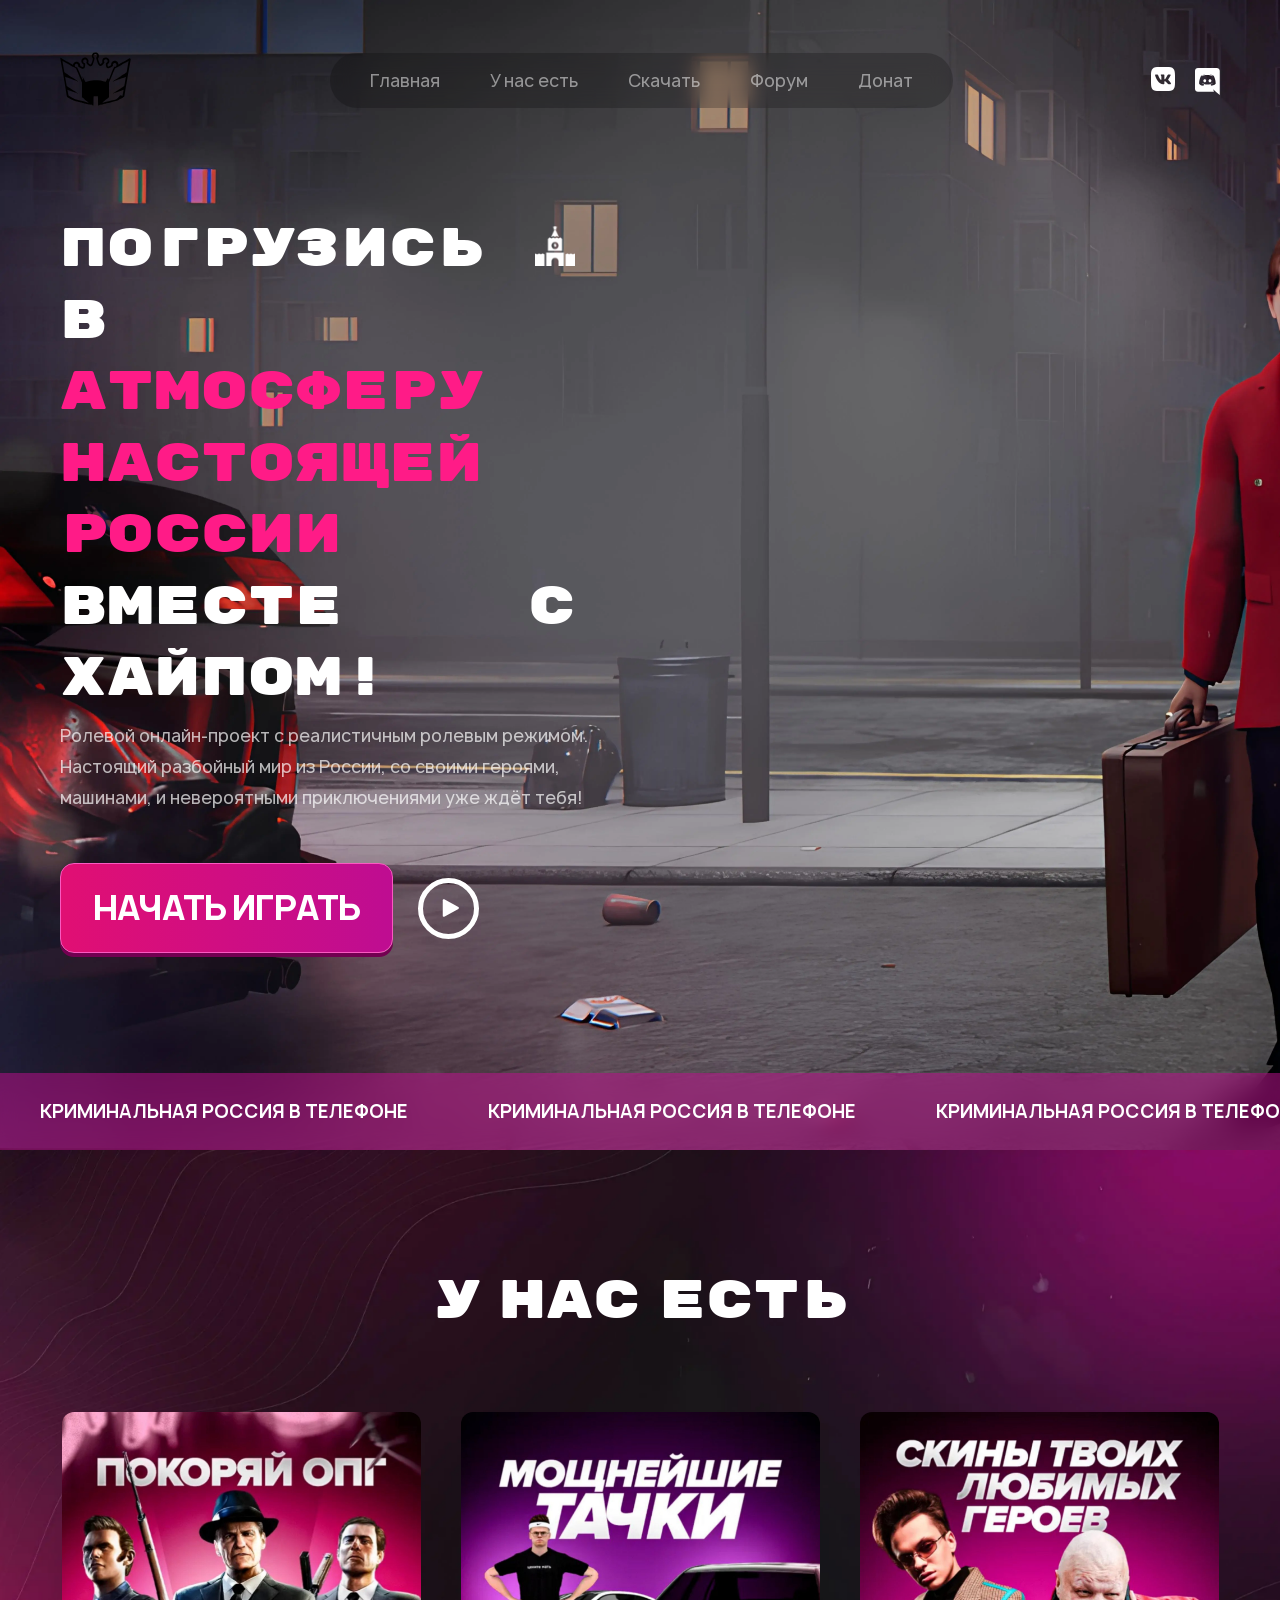
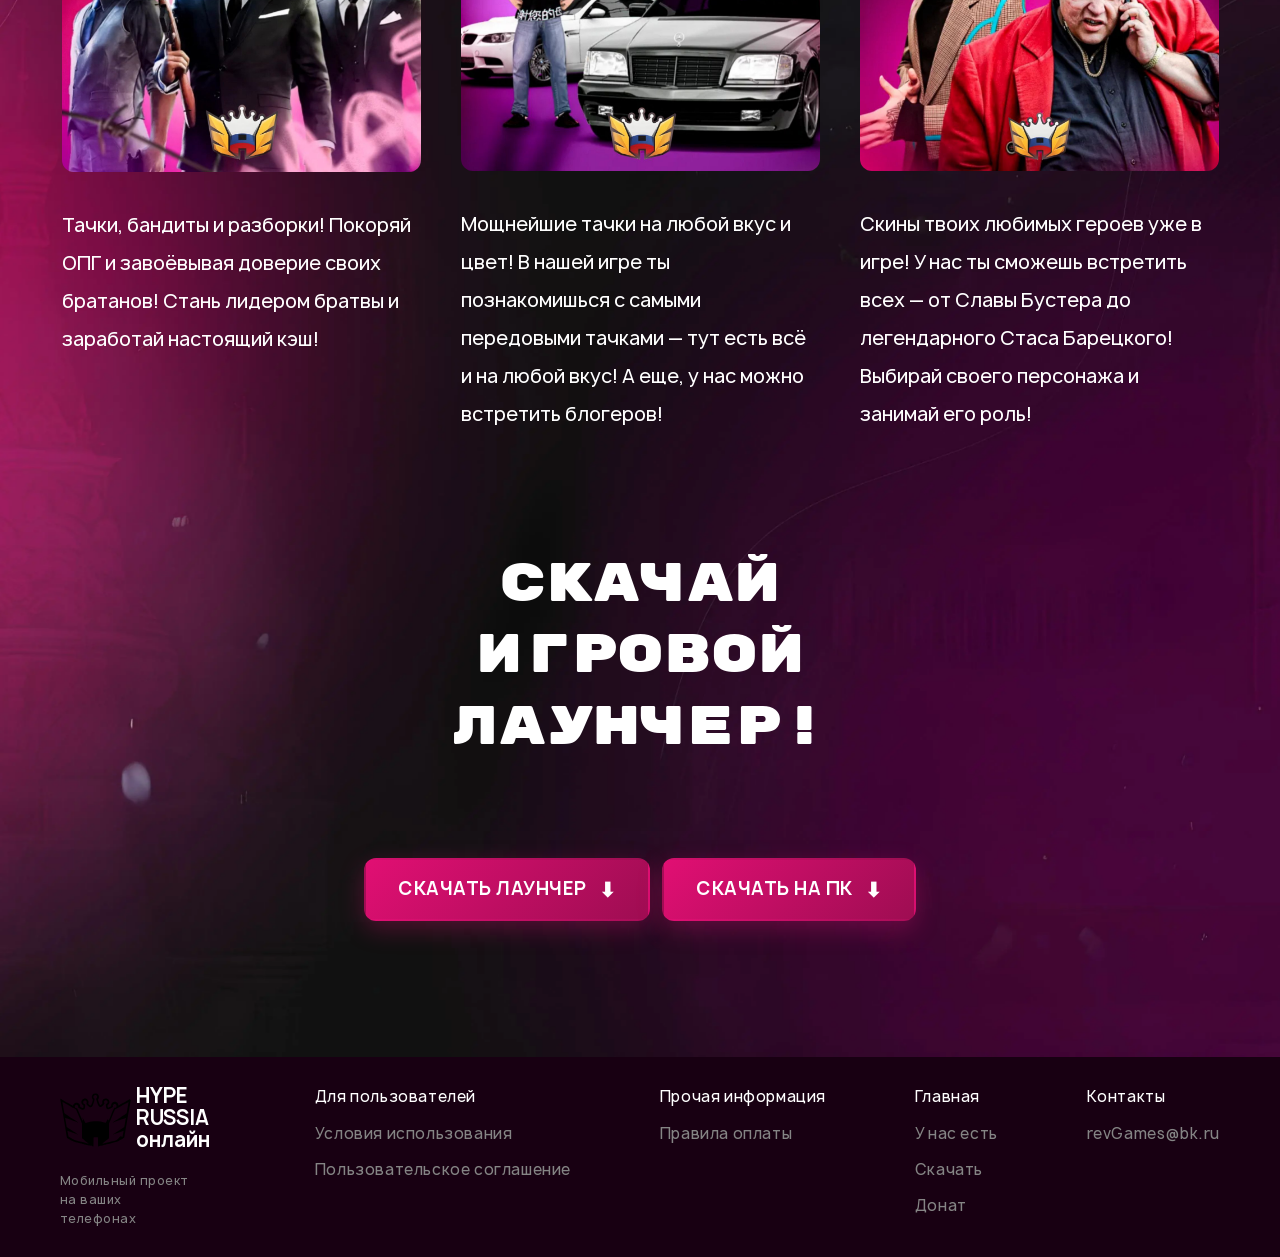
<file: hypeonline/index.html>
<!DOCTYPE html><html lang="ru" class="page"><head>
      <meta charset="UTF-8">
      <meta name="viewport" content="width=device-width, initial-scale=1.0">
      <link rel="shortcut icon" href="favicon.ico" type="image/x-icon">
      <meta http-equiv="X-UA-Compatible" content="ie=edge">
      <meta name="theme-color" content="#121212">
      <title>HYPE RUSSIA — Главная</title>
      <link rel="preload" href="fonts/Manrope-Bold.woff2" as="font" type="font/woff2" crossorigin="">
      <link rel="preload" href="fonts/Manrope-ExtraBold.woff2" as="font" type="font/woff2" crossorigin="">
      <link rel="preload" href="fonts/Manrope-Medium.woff2" as="font" type="font/woff2" crossorigin="">
      <link rel="preload" href="fonts/RubikMonoOne-Regular.woff2" as="font" type="font/woff2" crossorigin="">
      <link rel="stylesheet" href="css/vendor.css">
      <link rel="stylesheet" href="css/main.css">
      <meta name="description" content="Начни играть в Россию прямо в своем телефоне">
      <meta name="keywords" content="гта россия, crmp android, гта андроид, Empire скачать, крмп на телефон">
      <meta name="lava" content="NRw1GPcvMqLjuHZS34exd8FIg0AXrC5ifD9YkplEtUoVK7Bs">
      <script defer="" src="js/main.js"></script>
      <!-- Yandex.Metrika counter -->
      <script type="text/javascript">
         (function(m,e,t,r,i,k,a){m[i]=m[i]function(){(m[i].a=m[i].a[]).push(arguments)};
         m[i].l=1*new Date();
         for (var j = 0; j < document.scripts.length; j++) {if (document.scripts[j].src === r) { return; }}
         k=e.createElement(t),a=e.getElementsByTagName(t)[0],k.async=1,k.src=r,a.parentNode.insertBefore(k,a)})
         (window, document, "script", "https://mc.yandex.ru/metrika/tag.js", "ym");

         ym(95361596, "init", {
            clickmap:true,
            trackLinks:true,
            accurateTrackBounce:true,
            webvisor:true,
            ecommerce:"dataLayer"
         });
      </script>
      <noscript><div><img src="https://mc.yandex.ru/watch/95361596" style="position:absolute; left:-9999px;" alt="" /></div></noscript>
      <!-- /Yandex.Metrika counter -->
   </head>
   <body class="page__body">
      <div class="site-container">
            <header class="header" id="header">
  <div class="container header__container">
    <nav class="nav header__nav">
      <a href="https://hype-russia.ru/" target="_blank" class="nav__logo header__logo">
          <img src="images/logo.svg" alt="Логотип сайта" class="logo" width="71" height="79">
      </a>

      <ul class="nav__list list-reset">
        <li class="nav__item"><a href="#" class="nav__link">Главная</a></li>
        <li class="nav__item"><a href="#have" class="scroll nav__link">У нас есть</a></li>
        <li class="nav__item"><a href="#servers" class="scroll nav__link">Скачать</a></li>
        <a href="https://forum.hype-russia.ru/index.php" target="_blank" class="nav__link">Форум</a>
        <li class="nav__item"><a href="donate.php" class="nav__link">Донат</a></li>
      </ul>

      <div class="nav__social">
        <a href="https://vk.com/onlinehype" target="_blank" class="nav__social_link">
          <img loading="lazy" src="images/vk-ico.svg" class="nav__social_vk" width="24" height="24" alt="Группа ВКонтакте">
        </a>

        <a href="#" target="_blank" class="nav__social_link">
          <img loading="lazy" src="images/ds-ico.svg" class="nav__social_ds" width="25" height="27" alt="Дискорд сервер">
        </a>
      </div>

      <div class="mobile">
        <div>
          <span></span>
          <span></span>
          <span></span>
        </div>
        <nav>

          <ul class="list-reset">
            <a href="https://hype-russia.ru/" target="_blank" class="mobile__logo">
              <img src="images/logo.svg" alt="Логотип сайта на мобиле" class="logo" width="71" height="79">
            </a>
            <li><a href="#" class="mobile__link">Главная</a></li>
            <li><a href="#have" class="mobile__link scroll">У нас есть</a></li>
            <li><a href="#servers" class="mobile__link scroll">Скачать</a></li>
           <a href="https://forum.hype-russia.ru/index.php" target="_blank" class="nav__link">Форум</a>
            <li><a href="#" class="mobile__link" target="_blank">Донат</a></li>
            <li class="mobile__download-item">
  <a href="/download/app-release.apk" download class="mobile__download-link">
    <span>Скачать на телефон</span>
    <span class="mobile__download-icon">⬇</span>
  </a>
</li>

            <span class="mobile__social">
              <a href="#" target="_blank" class="nav__social_link">
                <img loading="lazy" src="images/vk-ico.svg" class="nav__social_vk" width="24" height="24" alt="Группа ВКонтакте">
              </a>

              <a href="#" target="_blank" class="nav__social_link">
                <img loading="lazy" src="images/ds-ico.svg" class="nav__social_ds" width="25" height="27" alt="Дискорд сервер">
              </a>
            </span>
          </ul>
        </nav>
      </div>
    </nav>
  </div>
</header>            <main class="main">
            <section class="hero" id="hero">
               <div class="hero__container container">
                  <div class="hero__content">
                     <h1 class="hero__title">
                     Погрузись<br>
                     в
                     <span>
                        атмосферу
                        настоящей России
                     </span>
                     вместе с Хайпом!
                     </h1>
                     <p class="hero__descr">
                     Ролевой онлайн-проект с реалистичным ролевым режимом. Настоящий разбойный мир из России, со своими героями,
                     машинами, и невероятными приключениями уже ждёт тебя!
                     </p>
                     <div class="hero__row">
                     <div class="hero__button">
                        <button class="btn btn-reset btn--start" onclick="scrollToDownload()">
                           Начать играть
                        </button>
                     </div>

                     <div class="hero__video">
                        <a href="#" class="hero__link">
                           <svg class="hero__play" xmlns="http://www.w3.org/2000/svg" width="61" height="61" viewBox="0 0 61 61" fill="none">
                           <circle cx="30.5" cy="30.5" r="28" stroke="white" stroke-width="5"></circle>
                           <path d="M40.4149 30.8754C41.1036 30.495 41.1036 29.505 40.4149 29.1246L26.2334 21.2929C25.5669 20.9249 24.75 21.407 24.75 22.1683V37.8317C24.75 38.593 25.5669 39.0751 26.2334 38.7071L40.4149 30.8754Z" fill="white"></path>
                           </svg>
                        </a>
                        
                          
                       
                     </div>
                     </div>
                  </div>
               </div>
               <div class="marquee">
                  <div class="marquee__inner-wrap">
                     <div class="marquee__inner">
                     <span>КРИМИНАЛЬНАЯ РОССИЯ В ТЕЛЕФОНЕ</span>
                     <span>КРИМИНАЛЬНАЯ РОССИЯ В ТЕЛЕФОНЕ</span>
                     <span>КРИМИНАЛЬНАЯ РОССИЯ В ТЕЛЕФОНЕ</span>
                     <span>КРИМИНАЛЬНАЯ РОССИЯ В ТЕЛЕФОНЕ</span>
                     <span aria-hidden="true">КРИМИНАЛЬНАЯ РОССИЯ В ТЕЛЕФОНЕ</span>
                     <span aria-hidden="true">КРИМИНАЛЬНАЯ РОССИЯ В ТЕЛЕФОНЕ</span>
                     <span aria-hidden="true">КРИМИНАЛЬНАЯ РОССИЯ В ТЕЛЕФОНЕ</span>
                     <span aria-hidden="true">КРИМИНАЛЬНАЯ РОССИЯ В ТЕЛЕФОНЕ</span>
                     </div>
                  </div>
               </div>
            </section>

            <div class="main__content">
            <section class="section have" id="have">
                  <div class="have__container container">
                     <h2 class="section__title">
                        У нас есть
                     </h2>

                     <div class="have__cards">
                        <div class="have__card">
                        <picture class="have__picture">
                           <source srcset="images/have-card-1.png" type="image/webp">
                           <img loading="lazy" src="images/have-card-1.png" class="have__img" width="359" height="359" alt="Покоряй ОПГ">
                        </picture>

                        <h3 class="have__text">
                           Тачки, бандиты и разборки! Покоряй ОПГ и завоёвывая доверие своих братанов! Стань лидером братвы
                           и заработай настоящий кэш!
                        </h3>
                        </div>

                        <div class="have__card">
                        <picture class="have__picture">
                           <source srcset="images/have-card-2.png" type="image/webp">
                           <img loading="lazy" src="images/have-card-2.png" class="have__img" width="359" height="359" alt="Мощнейщие тачки">
                        </picture>

                        <h3 class="have__text">
                           Мощнейшие тачки на любой вкус и цвет! В нашей игре ты познакомишься с самыми передовыми тачками — тут есть всё и
                           на любой вкус! А еще, у нас можно встретить блогеров!
                        </h3>
                        </div>

                        <div class="have__card">
                        <picture class="have__picture">
                           <source srcset="images/have-card-3.png" type="image/webp">
                           <img loading="lazy" src="images/have-card-3.png" class="have__img" width="359" height="359" alt="Скины твоих любимых героев">
                        </picture>

                        <h3 class="have__text">
                           Скины твоих любимых героев уже
                           в игре! У нас ты сможешь встретить всех — от Славы Бустера до легендарного Стаса Барецкого! Выбирай своего
                           персонажа и занимай его роль!
                        </h3>
                        </div>
                     </div>
                  </div>
               </section>
            <section class="section servers" id="servers">
                  <div class="servers__container container">
                     <h2 class="section__title">
                        Скачай<br>
                        игровой лаунчер!
                     </h2>

                     
                     <div class="servers__download">
                        <a href="download/app-release.apk" download class="btn--download">
                           <span class="btn--download__text">Скачать лаунчер</span>
                           <span class="btn--download__icon">⬇</span>
                        </a>
                        <a href="download/Launcher.zip" download class="btn--download" style="margin-left: 12px;">
                           <span class="btn--download__text">Скачать на ПК</span>
                           <span class="btn--download__icon">⬇</span>
                        </a>
                     </div>
                  </div>
               </section>
            </div>
         </main>
         <footer class="footer" id="footer">
            <div class="footer__container container">
    <div class="footer__content">
      <div class="footer__column">
        <div class="footer__logotype">
         <a href="https://hype-russia.ru/" target="_blank">
           <img src="images/logo.svg" alt="Логотип сайта" class="logo" width="71" height="79">
         </a>
          </svg>
          <h3 class="footer__logotype_name">
            HYPE RUSSIA онлайн
          </h3>
        </div>
        <p class="footer__text">
          Мобильный проект на ваших телефонах
        </p>
      </div>

      <div class="footer__column">
        <h3 class="footer__name">
          Для пользователей
        </h3>
        <div class="footer__list">
          <a href="rules/termsofuse.html" class="footer__link">
            Условия использования
          </a>
          <a href="rules/politic.html" class="footer__link">
            Пользовательское соглашение
          </a>
        </div>
      </div>

      <div class="footer__column">
        <h3 class="footer__name">
          Прочая информация
        </h3>
        <div class="footer__list">
          <a href="rules/donationrules.html" class="footer__link">Правила оплаты</a>
        </div>
      </div>

      <div class="footer__column">
        <h3 class="footer__name">
          Главная
        </h3>
        <div class="footer__list">
          <a href="#have" class="scroll footer__link">У нас есть</a>
          <a href="#servers" class="scroll footer__link">Скачать</a>
          <a href="donate.php" target="_blank" class="footer__link">Донат</a>
        </div>
      </div>

      <div class="footer__column">
        <h3 class="footer__name">
          Контакты
        </h3>
        <a href="mailto:revGames@bk.ru" class="footer__link">revGames@bk.ru</a>
      </div>
    </div>
  </div>         </footer>
      </div>

      <script src="js/jquery-3.7.1.min.js" crossorigin="anonymous"></script>
      <script src="js/jquery-migrate-1.2.1.min.js"></script>
      <script type="text/javascript" src="js/lightbox.js"></script>
      <script type="text/javascript" src="js/lity.js"></script>
      <script type="text/javascript" src="js/jquery.reveal.js"></script>
      
      <script>
         function scrollToDownload() {
            const downloadSection = document.getElementById('servers');
            if (downloadSection) {
               downloadSection.scrollIntoView({ 
                  behavior: 'smooth',
                  block: 'start'
               });
            }
         }
      </script>
   
</body></html>
</file>
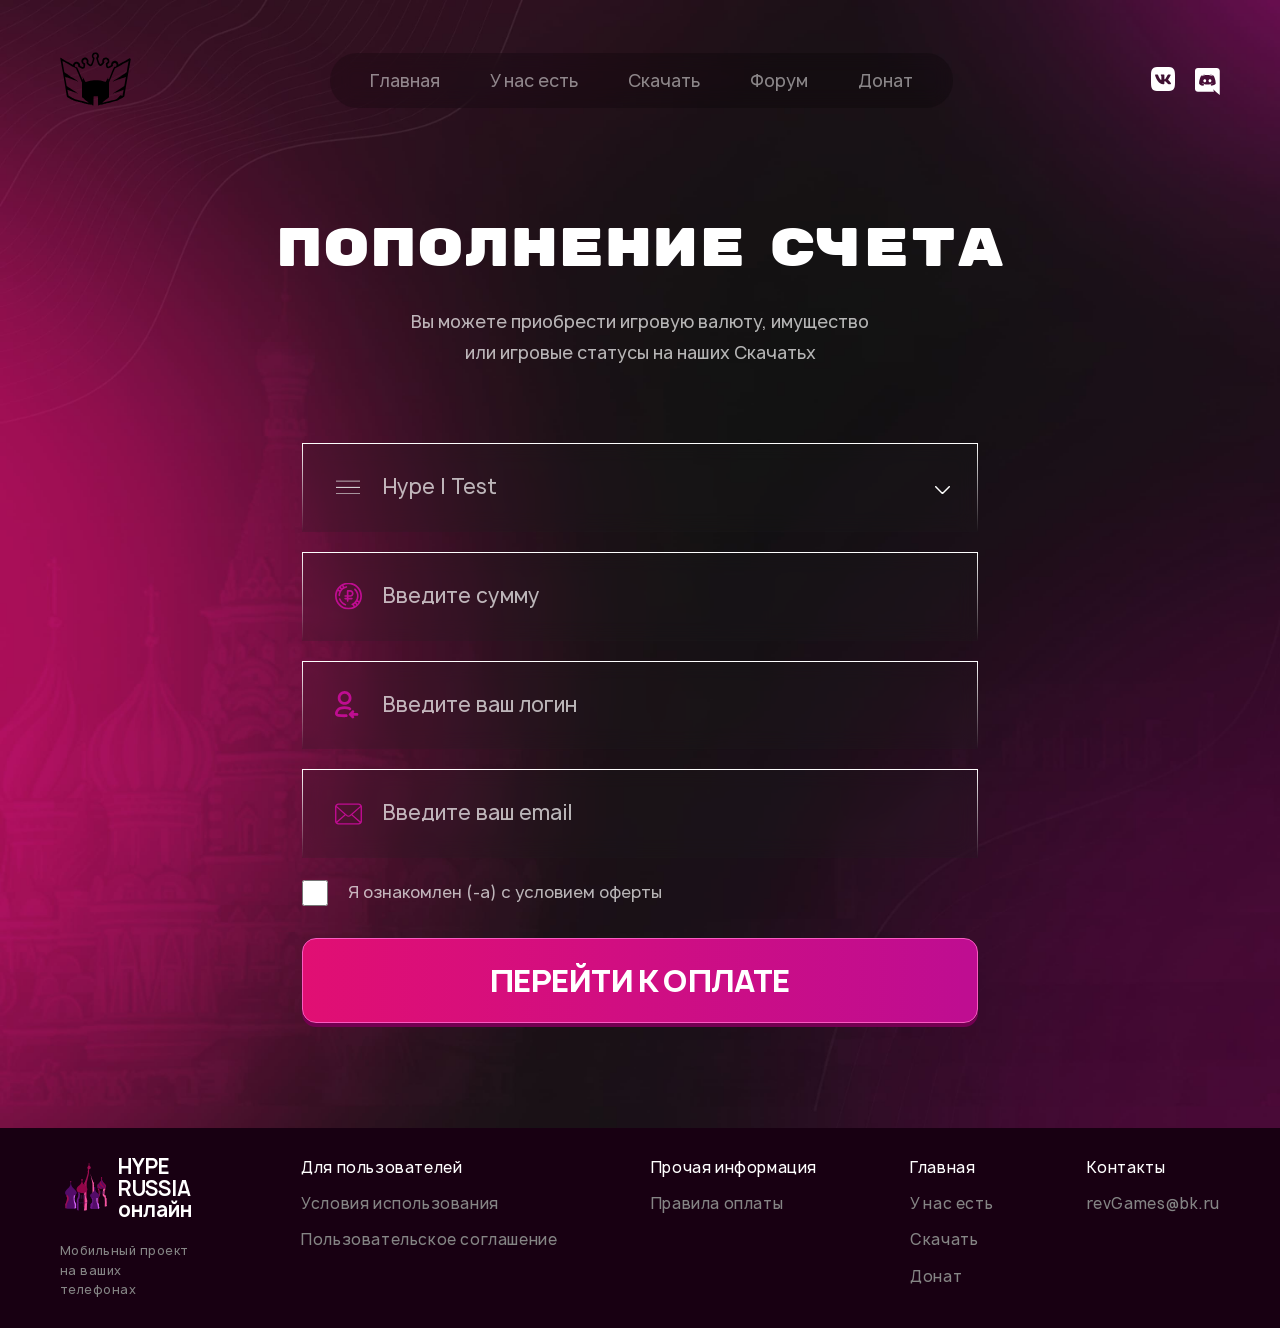
<file: hypeonline/donate.html>
<!DOCTYPE HTML>
<html lang="ru" class="page">
   <head>
      <meta charset="UTF-8">
      <meta name="viewport" content="width=device-width, initial-scale=1.0">
      <link rel="shortcut icon" href="favicon.ico" type="image/x-icon">
      <meta http-equiv="X-UA-Compatible" content="ie=edge">
      <meta name="theme-color" content="#121212">
      <title>HYPE RUSSIA — Главная</title>
      <link rel="preload" href="fonts/Manrope-Bold.woff2" as="font" type="font/woff2" crossorigin>
      <link rel="preload" href="fonts/Manrope-ExtraBold.woff2" as="font" type="font/woff2" crossorigin>
      <link rel="preload" href="fonts/Manrope-Medium.woff2" as="font" type="font/woff2" crossorigin>
      <link rel="preload" href="fonts/RubikMonoOne-Regular.woff2" as="font" type="font/woff2" crossorigin>
      <link rel="stylesheet" href="css/vendor.css">
      <link rel="stylesheet" href="css/main.css">
      <meta name='description' content='Начни играть в Россию прямо в своем телефоне'>
      <meta name='keywords' content='гта россия, crmp android, гта андроид, Hype скачать, крмп на телефон'>
      <meta name="lava" content="NRw1GPcvMqLjuHZS34exd8FIg0AXrC5ifD9YkplEtUoVK7Bs"/>
      <!-- Yandex.Metrika counter -->
      <script type="text/javascript" >
        (function(m,e,t,r,i,k,a){m[i]=m[i]function(){(m[i].a=m[i].a[]).push(arguments)};
        m[i].l=1*new Date();
        for (var j = 0; j < document.scripts.length; j++) {if (document.scripts[j].src === r) { return; }}
        k=e.createElement(t),a=e.getElementsByTagName(t)[0],k.async=1,k.src=r,a.parentNode.insertBefore(k,a)})
        (window, document, "script", "https://mc.yandex.ru/metrika/tag.js", "ym");

        ym(95361596, "init", {
              clickmap:true,
              trackLinks:true,
              accurateTrackBounce:true,
              webvisor:true,
              ecommerce:"dataLayer"
        });
      </script>
      <noscript><div><img src="https://mc.yandex.ru/watch/95361596" style="position:absolute; left:-9999px;" alt="" /></div></noscript>
      <!-- /Yandex.Metrika counter -->
   </head>

<body class="page__body">
  <div class="site-container">
    <header class="header" id="header">
      <div class="container header__container">
        <nav class="nav header__nav">
          <a href="donate.html#" class="nav__logo header__logo">
            <img src="images/logo.svg" alt="Логотип сайта" class="logo" width="71" height="79">
          </a>

          <ul class="nav__list list-reset">
            <li class="nav__item"><a href="index.html" class="nav__link">Главная</a></li>
            <li class="nav__item"><a href="index.html#have" class="nav__link">У нас есть</a></li>
            <li class="nav__item"><a href="index.html#servers" class="nav__link">Скачать</a></li>
            <a href="https://forum.hype-russia.ru/index.php" target="_blank" class="nav__link">Форум</a>
            <li class="nav__item"><a href="donate.html" class="nav__link">Донат</a></li>
          </ul>

          <div class="nav__social">
            <a href="https://vk.com/onlinehype" target="_blank" class="nav__social_link">
              <img loading="lazy" src="images/svg/vk-ico.svg" class="nav__social_vk" width="24" height="24"
                alt="Группа ВКонтакте">
            </a>

            <a href="donate.html#" target="_blank" class="nav__social_link">
              <img loading="lazy" src="images/svg/ds-ico.svg" class="nav__social_ds" width="25" height="27"
                alt="Дискорд сервер">
            </a>
          </div>

          <div class="mobile">
            <div>
              <span></span>
              <span></span>
              <span></span>
            </div>
            <nav>

              <ul class="list-reset">
                <a href="donate.html#" class="mobile__logo">
                  <svg class="logo" width="71" height="79" viewBox="0 0 789 861" fill="none"
                    xmlns="http://www.w3.org/2000/svg">
                    <path
                      d="M208.395 835.549H31.6969C62.5091 717.161 116.882 507.571 139.015 419.714C159.657 337.779 226.807 317.305 256.218 316.867H476.258H513.884H513.974L514.004 316.868L514.622 316.873L515.46 316.879C515.891 316.882 516.402 316.885 516.987 316.889C519.036 316.903 521.993 316.922 525.628 316.944C532.897 316.986 542.883 317.038 553.751 317.072C575.257 317.14 600.559 317.142 614.944 316.867L756.991 316.867C729.249 419.751 680.559 603.337 655.993 707.034C631.666 809.723 560.99 834.364 533.642 835.549H379.507L325.925 835.549H325.921H325.909L325.861 835.549L325.67 835.549L324.923 835.547L322.065 835.54C319.589 835.534 316.02 835.526 311.648 835.516C302.903 835.498 290.94 835.476 278.07 835.461C252.44 835.432 223.05 835.432 208.395 835.549Z"
                      fill="url(#paint0_linear_443_268)" />
                    <path
                      d="M208.395 835.549H31.6969C62.5091 717.161 116.882 507.571 139.015 419.714C159.657 337.779 226.807 317.305 256.218 316.867H476.258H513.884H513.974L514.004 316.868L514.622 316.873L515.46 316.879C515.891 316.882 516.402 316.885 516.987 316.889C519.036 316.903 521.993 316.922 525.628 316.944C532.897 316.986 542.883 317.038 553.751 317.072C575.257 317.14 600.559 317.142 614.944 316.867L756.991 316.867C729.249 419.751 680.559 603.337 655.993 707.034C631.666 809.723 560.99 834.364 533.642 835.549H379.507L325.925 835.549H325.921H325.909L325.861 835.549L325.67 835.549L324.923 835.547L322.065 835.54C319.589 835.534 316.02 835.526 311.648 835.516C302.903 835.498 290.94 835.476 278.07 835.461C252.44 835.432 223.05 835.432 208.395 835.549Z"
                      stroke="url(#paint1_linear_443_268)" stroke-width="49" />
                    <path
                      d="M208.395 835.549H31.6969C62.5091 717.161 116.882 507.571 139.015 419.714C159.657 337.779 226.807 317.305 256.218 316.867H476.258H513.884H513.974L514.004 316.868L514.622 316.873L515.46 316.879C515.891 316.882 516.402 316.885 516.987 316.889C519.036 316.903 521.993 316.922 525.628 316.944C532.897 316.986 542.883 317.038 553.751 317.072C575.257 317.14 600.559 317.142 614.944 316.867L756.991 316.867C729.249 419.751 680.559 603.337 655.993 707.034C631.666 809.723 560.99 834.364 533.642 835.549H379.507L325.925 835.549H325.921H325.909L325.861 835.549L325.67 835.549L324.923 835.547L322.065 835.54C319.589 835.534 316.02 835.526 311.648 835.516C302.903 835.498 290.94 835.476 278.07 835.461C252.44 835.432 223.05 835.432 208.395 835.549Z"
                      stroke="url(#paint2_linear_443_268)" stroke-width="49" />
                    <mask id="mask0_443_268" style="mask-type:alpha" maskUnits="userSpaceOnUse" x="0" y="0" width="789"
                      height="861">
                      <path
                        d="M208.495 860.049H0C12.4124 812.412 31.4189 739.315 50.8945 664.131C60.049 628.791 55.7515 555.334 64.4771 521.5C79.5806 462.935 19.2734 308.795 27.8868 274.605C52.0628 178.64 219.193 292.836 256.05 292.367L408.355 7.99302L489.351 0L513.974 292.367C513.974 292.367 609.454 4.632 637.488 4.08532L789 292.367C763.934 384.677 707.008 597.974 679.833 712.681C652.659 827.389 571.369 858.721 534.121 860.049H379.507H325.861C325.861 860.049 237.465 859.815 208.495 860.049Z"
                        fill="#AD14DB" />
                    </mask>
                    <g mask="url(#mask0_443_268)">
                      <path
                        d="M440.962 19.4794C440.962 14.7877 437.174 11 432.481 11C427.789 11 424 14.8093 424 19.4794C424 24.1495 427.789 27.9588 432.481 27.9588C437.174 27.9588 440.962 24.171 440.962 19.4794Z"
                        fill="#9E0D52" />
                      <path
                        d="M355.208 489.709C355.208 480.067 354.756 470.404 356.284 460.806C356.65 458.438 355.703 456.738 353.679 455.404C350.644 453.381 348.32 450.54 345.93 447.828C343.756 445.332 343.778 442.577 344.919 439.564C350.278 425.382 355.574 411.436 355.94 395.704C356.241 383.415 355.574 370.825 359.19 358.644C360.352 354.684 361.041 350.1 359.362 345.947C356.478 338.845 358.286 332.151 361.063 325.717C362.785 321.714 363.345 318.399 359.836 315.214C359.298 314.719 358.673 313.6 358.889 313.127C360.805 308.93 357.447 306.864 355.402 304.346C353.163 301.613 354.045 299.999 357.016 298.987C360.568 297.76 364.119 296.577 367.714 295.501C369.695 294.898 370.879 294.102 370.9 291.67C370.943 287.473 372.385 283.47 374.086 279.704C386.678 251.748 395.16 222.35 403.878 193.102C407.903 179.651 412.057 166.222 415.588 152.599C416.212 150.167 416.384 148.316 414.404 146.1C410.443 141.688 410.378 131.401 413.973 126.365C415.48 124.256 416.083 122.19 416.018 119.672C415.91 114.7 416.405 109.707 415.91 104.779C415.286 98.5592 414.49 92.3396 410.852 86.7871C404.868 77.619 405.901 69.5055 413.134 61.1337C419.505 53.7304 426.286 46.5638 429.278 36.8577C430.117 34.1245 430.44 31.3698 430.526 28.5505C430.569 27.2807 431.043 26.054 432.571 26.0325C434.1 26.0325 434.638 27.2377 434.638 28.5074C434.638 41.4632 442.774 50.3515 450.395 59.3044C460.21 70.8183 460.383 76.9734 452.526 89.8862C450.222 93.6739 449.232 98.9897 449.189 103.918C449.125 109.557 449.189 115.195 449.189 120.834C449.189 122.491 449.534 123.933 450.502 125.353C455.087 132.111 454.829 140.655 449.727 147.327C448.35 149.134 449.103 150.662 449.555 152.233C452.332 161.896 455.367 171.473 458.058 181.158C464.795 205.413 472.049 229.516 480.595 253.211C483.738 261.906 487.01 270.557 490.841 278.994C492.262 282.136 493.855 285.579 493.898 288.915C493.984 294.145 496.696 295.673 501.023 296.555C503.628 297.072 506.125 298.191 508.622 299.159C511.14 300.128 512.087 301.677 510.021 304.023C508.966 305.228 507.954 306.477 506.857 307.639C506.318 308.241 505.328 308.908 505.716 309.619C507.61 313.17 505.285 315.365 503.434 317.818C502.186 319.454 502.207 321.262 503.133 323.134C504.704 326.276 505.651 329.612 506.512 333.012C507.459 336.735 507.868 340.373 506.34 344.031C504.489 348.443 504.682 353.199 505.823 357.504C508.536 367.748 507.804 378.229 508.988 388.559C509.956 397.06 508.6 405.776 511.334 414.104C512.367 417.29 512.905 420.733 514.477 423.617C517.447 429.04 517.038 435.561 520.655 440.834C522.032 442.857 521.257 445.827 519.32 447.914C516.844 450.562 514.606 453.488 511.549 455.468C509.31 456.91 508.6 458.826 508.988 461.301C510.258 469.565 509.978 477.872 509.763 486.179C509.547 494.487 509.827 646.169 509.698 654.476C509.569 663.214 504.726 667.97 495.835 668.013C488.323 668.034 480.81 667.561 473.298 667.604C453.301 667.669 433.303 668.336 413.327 667.884C398.69 667.539 373.332 668.142 358.717 668.056C351.484 668.013 355.294 494.379 355.294 489.816L355.208 489.709Z"
                        fill="url(#paint3_linear_443_268)" />
                      <path
                        d="M450.718 93.8677C451.191 92.4258 451.772 91.0484 452.504 89.8647C460.383 76.9304 460.189 70.7753 450.373 59.283C442.732 50.3301 434.616 41.4418 434.616 28.486C434.616 27.2162 434.078 25.9895 432.55 26.011C431.022 26.011 430.548 27.2593 430.505 28.529C430.419 31.3483 430.096 34.103 429.256 36.8362C426.264 46.5423 419.505 53.7089 413.112 61.1123C405.901 69.4841 404.868 77.6191 410.83 86.7657C412.811 89.8002 413.93 93.0284 414.662 96.3427C414.748 96.3857 414.813 96.4502 414.899 96.5148C427.211 101.443 439.546 99.5924 450.696 93.8892L450.718 93.8677Z"
                        fill="#9E0D52" />
                      <path
                        d="M399.766 444.493C397.614 414.363 397.614 336.886 397.614 306.756C397.614 306.756 423.918 198.052 432.528 152.858L431.839 99.248C426.264 99.5708 420.603 98.753 414.92 96.4717C414.834 96.4287 414.77 96.3641 414.683 96.2996C415.286 99.0543 415.631 101.895 415.91 104.714C416.405 109.621 415.91 114.636 416.018 119.607C416.083 122.125 415.48 124.213 413.973 126.3C410.357 131.336 410.443 141.602 414.404 146.035C416.384 148.252 416.233 150.103 415.588 152.535C412.057 166.136 407.881 179.587 403.878 193.038C395.138 222.285 386.678 251.683 374.086 279.64C372.385 283.406 370.922 287.409 370.9 291.605C370.9 294.059 369.695 294.834 367.714 295.436C364.119 296.512 360.568 297.696 357.016 298.923C354.067 299.934 353.184 301.548 355.402 304.281C357.447 306.799 360.783 308.865 358.889 313.062C358.673 313.536 359.298 314.655 359.836 315.15C363.345 318.335 362.806 321.628 361.063 325.652C358.286 332.087 356.478 338.78 359.362 345.882C361.041 350.036 360.374 354.62 359.19 358.58C355.574 370.761 356.241 383.351 355.94 395.639C355.552 411.371 350.278 425.317 344.919 439.5C343.778 442.513 343.756 445.267 345.93 447.764C348.32 450.497 350.623 453.338 353.679 455.339C355.703 456.695 356.672 458.374 356.284 460.741C354.777 470.34 355.229 480.003 355.208 489.644C355.208 494.207 351.376 667.841 358.63 667.884C368.597 667.948 383.579 667.69 396.731 667.625C395.569 593.162 399.766 518.268 399.766 444.428V444.493Z"
                        fill="#9E0D52" />
                      <path
                        d="M450.911 126.085C451.019 132.305 451.148 138.568 451.298 144.809C454.635 138.847 454.484 131.896 450.911 126.085Z"
                        fill="url(#paint4_linear_443_268)" />
                      <path
                        d="M450.717 93.8676C450.567 93.9536 450.394 94.0182 450.244 94.1043C450.244 94.5562 450.265 95.0082 450.287 95.4601C450.437 94.9221 450.567 94.3841 450.739 93.8676H450.717Z"
                        fill="url(#paint5_linear_443_268)" />
                      <path
                        d="M520.59 440.77C516.995 435.497 517.383 428.998 514.412 423.553C512.841 420.669 512.324 417.225 511.27 414.04C508.536 405.711 509.892 396.995 508.923 388.494C507.761 378.164 508.471 367.683 505.759 357.439C504.618 353.135 504.424 348.4 506.276 343.967C507.804 340.308 507.395 336.65 506.448 332.948C505.587 329.569 504.64 326.212 503.068 323.07C502.143 321.197 502.121 319.411 503.37 317.754C505.221 315.301 507.546 313.105 505.651 309.554C505.264 308.844 506.254 308.177 506.792 307.574C507.868 306.391 508.902 305.164 509.956 303.959C512.023 301.613 511.076 300.063 508.557 299.095C506.06 298.127 503.563 297.029 500.959 296.491C496.632 295.609 493.898 294.081 493.834 288.851C493.791 285.515 492.198 282.072 490.777 278.93C486.945 270.493 483.674 261.842 480.531 253.147C471.985 229.452 464.752 205.348 457.993 181.094C455.991 173.906 453.817 166.782 451.686 159.637L483.415 316.269C483.415 429.406 487.075 554.553 483.867 667.69C487.828 667.798 491.767 667.927 495.728 667.905C504.618 667.884 509.44 663.128 509.59 654.369C509.72 646.061 509.44 494.379 509.655 486.072C509.87 477.743 510.15 469.458 508.88 461.193C508.493 458.718 509.203 456.825 511.442 455.361C514.498 453.381 516.759 450.454 519.212 447.807C521.15 445.72 521.925 442.75 520.547 440.727L520.59 440.77Z"
                        fill="#F3539F" />
                      <path
                        d="M617.112 220.134H618.984C626.325 225.126 626.69 226.547 623.01 234.553C622.579 235.5 622.385 236.683 622.493 237.716C624.344 257.86 629.618 276.67 643.696 292.101C650.455 299.504 657.731 306.348 664.748 313.471C673.875 322.726 682.657 332.367 684.853 346.012C687.027 359.441 686.554 372.225 676.329 382.77C675.812 383.308 675.123 384.061 675.123 384.685C675.253 390.195 672.928 395.446 673.789 401.063C674.176 403.538 673.401 406.379 670.56 407.218C667.202 408.23 666.535 410.597 666.169 413.545C665.824 416.322 664.899 419.055 664.705 421.831C663.478 439.263 662.466 456.739 661.153 474.171C660.852 478.131 662.488 480.025 665.76 481.682C669.075 483.361 672.11 485.663 675.209 487.751C679.751 490.807 682.377 495.004 683.002 500.492C683.798 507.357 683.583 514.222 682.873 521.066C682.571 523.993 682.614 526.016 686.532 526.575C691.956 527.329 694.432 530.32 694.712 535.808C694.992 541.253 694.906 546.719 694.346 552.186C693.743 558.061 693.033 563.936 693.98 569.898C695.271 577.925 695.767 586.017 695.896 594.152C696.046 604.181 694.626 614.124 694.712 624.131C694.712 626.068 694.281 628.005 696.176 629.727C699.706 632.955 700.05 646.686 696.886 650.172C696.176 650.947 695.164 651.829 694.217 651.937C690.041 652.432 686.188 654.369 681.861 654.39C666.212 654.476 650.692 652.432 635.064 651.915C624.28 651.55 613.538 651.571 602.754 651.915C587.126 652.432 571.606 654.756 555.957 654.218C550.769 654.046 545.259 653.551 541.018 649.979C538.693 648.02 537.359 633.859 539.662 631.987C545.043 627.618 543.085 622.108 542.891 616.922C541.987 590.881 538.973 564.905 541.104 538.756C541.642 532.02 543.085 528.555 551.372 526.597C554.967 525.736 555.548 524.165 555.096 521.13C554.299 515.858 554.536 510.52 554.515 505.205C554.472 497.328 557.119 490.85 564.18 486.653C567.409 484.738 570.444 482.5 573.737 480.757C575.954 479.573 576.88 478.238 576.708 475.634C575.997 464.099 575.674 452.542 574.813 441.028C574.082 431.236 573.995 421.358 571.434 411.759C571.068 410.403 571.24 408.789 569.561 408.316C564.051 406.745 563.814 402.333 563.986 397.835C564.266 390.518 562.974 383.825 557.873 378.057C555.053 374.872 553.632 370.74 552.943 366.521C550.597 351.887 552.857 338.415 561.984 326.169C571.219 313.794 583.316 304.217 593.627 292.897C607.339 277.811 612.979 259.711 615.325 240.127C615.519 238.599 615.476 237.178 614.335 235.758C608.63 228.678 609.319 224.997 617.09 220.134H617.112Z"
                        fill="url(#paint6_linear_443_268)" />
                      <path
                        d="M675.425 383.868C675.661 383.459 676.027 383.071 676.329 382.748C686.554 372.203 687.027 359.419 684.853 345.99C682.657 332.346 673.875 322.704 664.748 313.45C657.731 306.326 650.433 299.483 643.696 292.079C629.618 276.648 624.323 257.86 622.493 237.695C622.407 236.662 622.579 235.478 623.01 234.531C626.69 226.525 626.303 225.105 618.984 220.112H617.111C609.341 224.976 608.63 228.677 614.356 235.736C615.519 237.157 615.54 238.599 615.346 240.105C613 259.69 607.36 277.768 593.648 292.875C583.359 304.217 571.262 313.773 562.006 326.147C552.879 338.393 550.597 351.865 552.965 366.5C553.632 370.718 555.074 374.85 557.894 378.035C558.54 378.745 559.1 379.499 559.638 380.23C595.005 393.337 636.98 394.155 675.446 383.825L675.425 383.868Z"
                        fill="#530C69" />
                      <path
                        d="M567.667 362.712C561.08 355.029 557.872 343.988 558.001 332.453C552.254 342.977 550.984 354.362 552.943 366.543C553.61 370.761 555.052 374.893 557.872 378.078C558.518 378.788 559.078 379.541 559.616 380.273C572.187 384.943 585.619 388.021 599.395 389.613C587.75 382.468 576.987 373.774 567.667 362.712Z"
                        fill="url(#paint7_linear_443_268)" />
                      <path
                        d="M591.345 323.974C586.824 314.913 587.578 305.853 589.924 296.814C583.531 303.421 576.729 309.597 570.422 316.291C574.662 352.403 599.46 375.41 631.081 390.668C645.267 390.044 659.474 387.956 673.272 384.405C638.013 376.658 606.068 357.891 591.323 323.974H591.345Z"
                        fill="url(#paint8_linear_443_268)" />
                      <path
                        d="M611.364 231.195C611.342 229.172 611.385 227.128 611.515 225.062C610.352 226.934 610.309 228.871 611.364 231.195Z"
                        fill="#530C69" />
                      <path
                        d="M684.875 345.99C682.679 332.346 673.896 322.704 664.769 313.45C657.752 306.326 650.455 299.483 643.717 292.079C629.639 276.67 624.344 257.86 622.514 237.695C622.428 236.662 622.601 235.478 623.031 234.531C626.712 226.525 626.325 225.105 619.006 220.112H617.133C614.399 221.834 612.548 223.405 611.536 225.04C611.407 227.106 611.364 229.151 611.386 231.174C612.01 232.551 613 234.058 614.378 235.758C615.54 237.178 615.562 238.62 615.368 240.127C615.196 241.633 614.98 243.118 614.765 244.582C616.078 241.676 617.607 238.706 619.372 235.693C617.628 238.706 616.1 241.676 614.765 244.582C614.485 246.454 614.162 248.283 613.797 250.134C622.902 288.399 655.556 321.241 675.317 356.213C678.352 361.787 680.828 367.468 682.851 373.236C686.64 364.864 686.446 355.567 684.896 345.947L684.875 345.99Z"
                        fill="#920548" />
                      <path
                        d="M613.775 250.155C612.462 256.999 610.632 263.628 608.049 269.933C605.078 313.407 647.958 345.559 679.536 378.939C680.87 377.11 681.968 375.216 682.829 373.279C680.806 367.511 678.33 361.808 675.295 356.255C655.513 321.283 622.88 288.442 613.775 250.177V250.155Z"
                        fill="url(#paint9_linear_443_268)" />
                      <path
                        d="M675.424 383.868C675.661 383.459 676.027 383.071 676.328 382.749C677.534 381.5 678.589 380.231 679.536 378.939C647.957 345.581 605.078 313.407 608.049 269.934C604.669 278.133 600.041 285.86 593.648 292.919C592.443 294.253 591.194 295.523 589.946 296.792C587.599 305.853 586.824 314.913 591.366 323.952C606.111 357.87 638.056 376.636 673.315 384.384C674.025 384.212 674.735 384.04 675.446 383.846L675.424 383.868Z"
                        fill="#920548" />
                      <path
                        d="M570.443 316.269C567.473 319.433 564.631 322.682 562.005 326.19C560.477 328.235 559.164 330.322 558.002 332.432C557.872 343.967 561.08 355.007 567.667 362.69C576.987 373.752 587.75 382.447 599.396 389.592C609.814 390.797 620.448 391.12 631.103 390.647C599.482 375.388 574.662 352.36 570.443 316.269Z"
                        fill="#920548" />
                      <path
                        d="M571.972 539.187C569.819 519.817 587.04 509.057 591.345 493.992C601.118 460.806 589.623 422.304 580.97 386.536C573.651 384.9 566.504 382.834 559.595 380.273C563.254 385.525 564.201 391.443 563.964 397.856C563.792 402.376 564.029 406.766 569.54 408.337C571.219 408.811 571.046 410.446 571.412 411.781C573.974 421.379 574.06 431.257 574.792 441.049C575.653 452.563 575.976 464.12 576.686 475.656C576.837 478.238 575.933 479.594 573.715 480.778C570.422 482.521 567.365 484.759 564.158 486.675C557.098 490.871 554.45 497.349 554.493 505.226C554.515 510.542 554.278 515.858 555.074 521.152C555.526 524.186 554.945 525.779 551.35 526.618C543.084 528.577 541.642 532.042 541.082 538.778C538.973 564.926 541.965 590.902 542.869 616.943C543.041 622.13 545.022 627.639 539.64 632.008C537.359 633.859 538.693 648.041 540.996 650C545.237 653.572 550.748 654.067 555.935 654.239C561.231 654.412 566.504 654.24 571.778 653.96C572.359 615.695 573.156 577.43 571.95 539.165L571.972 539.187Z"
                        fill="#9E0D52" />
                      <path
                        d="M696.176 629.727C694.281 628.005 694.733 626.068 694.712 624.131C694.626 614.124 696.068 604.181 695.896 594.152C695.767 586.017 695.271 577.925 693.98 569.898C693.011 563.958 693.743 558.061 694.346 552.186C694.906 546.719 694.992 541.253 694.712 535.808C694.432 530.32 691.957 527.328 686.532 526.575C682.636 526.037 682.571 523.993 682.873 521.066C683.583 514.222 683.798 507.357 683.002 500.491C682.378 495.003 679.751 490.785 675.21 487.751C672.088 485.663 669.075 483.36 665.76 481.682C662.488 480.025 660.852 478.131 661.153 474.171C662.466 456.739 663.478 439.285 664.705 421.831C664.899 419.055 665.824 416.322 666.169 413.545C666.535 410.597 667.202 408.23 670.56 407.218C673.38 406.357 674.155 403.538 673.789 401.063C672.928 395.446 675.253 390.195 675.123 384.685C675.123 384.427 675.253 384.147 675.403 383.867C665.2 386.601 654.739 388.538 644.234 389.7C641.07 423.919 631.039 456.803 636.528 489.688C636.528 500.448 662.359 509.057 664.511 524.122C670.431 567.918 668.537 611.046 665.997 653.895C671.27 654.218 676.544 654.433 681.839 654.39C686.145 654.369 689.998 652.432 694.195 651.937C695.142 651.829 696.154 650.947 696.864 650.172C700.029 646.686 699.706 632.955 696.154 629.727H696.176Z"
                        fill="#F3539F" />
                      <path
                        d="M387.625 442.836C387.754 441.243 388.292 439.952 389.347 438.596C394.018 432.527 398.732 426.501 402.564 419.83C408.699 409.112 409.603 397.964 405.642 386.385C400.885 372.547 393.394 360.646 382.459 350.617C371.093 340.201 359.017 330.602 348.771 318.787C338.891 307.402 334.456 294.533 332.153 280.307C331.787 278.004 331.572 275.658 331.249 273.334C330.84 270.321 331.163 267.782 333.38 265.156C337.126 260.766 336.394 254.438 332.476 251.21C328.774 248.176 323.069 248.821 319.862 252.631C316.332 256.827 316.698 263.09 321.132 266.878C323.112 268.556 323.564 270.213 323.263 272.559C322.38 279.704 321.541 286.849 319.496 293.758C316.934 302.366 312.78 309.899 307.054 317.065C296.184 330.645 282.257 340.803 269.858 352.662C257.932 364.068 250.42 377.755 247.04 393.789C245.168 402.612 247.17 410.855 251.281 418.689C254.94 425.64 259.784 431.774 264.584 437.929C301.522 456.566 347.781 457.642 387.625 442.814V442.836Z"
                        fill="#920548" />
                      <path
                        d="M264.154 390.69C270.612 360.56 302.9 345.495 313.663 319.67C318.076 309.361 322.489 297.051 321.391 285.494C320.874 288.292 320.293 291.068 319.475 293.801C316.913 302.41 312.759 309.942 307.033 317.109C296.163 330.689 282.235 340.847 269.837 352.705C257.911 364.111 250.399 377.799 247.019 393.832C245.147 402.656 247.148 410.898 251.26 418.732C254.919 425.684 259.763 431.817 264.563 437.972C266.952 439.177 269.385 440.296 271.838 441.351C262.604 426.738 259.052 408.961 264.132 390.69H264.154Z"
                        fill="url(#paint10_linear_443_268)" />
                      <path
                        d="M322.079 250.779C323.026 255.729 323.995 260.744 324.878 265.78C325.158 260.356 325.739 254.911 326.514 249.38C324.964 249.466 323.435 249.94 322.079 250.779Z"
                        fill="#530C69" />
                      <path
                        d="M330.883 313.213C328.838 360.108 290.135 407.003 313.512 452.068C324.081 453.209 334.844 453.295 345.542 452.305C357.231 406.68 337.793 359.957 330.883 313.213Z"
                        fill="#920548" />
                      <path
                        d="M328.731 304.604C328.15 302.495 327.676 300.386 327.224 298.299C326.686 305.53 325.179 312.675 322.273 319.669C309.358 354.103 274.917 386.385 289.985 427.276C293.45 434.206 296.916 442.513 301.2 450.261C305.268 451.035 309.379 451.616 313.512 452.068C290.135 407.003 328.839 360.108 330.884 313.213C337.815 359.957 357.231 406.68 345.543 452.305C349.805 451.918 354.045 451.38 358.264 450.67C365.971 440.512 371.804 429.299 373.935 416.515C382.545 371.32 341.646 343.343 328.731 304.604Z"
                        fill="url(#paint11_linear_443_268)" />
                      <path
                        d="M343.799 321.821C334.328 310.996 329.958 295.91 332.304 281.383C332.24 281.038 332.175 280.694 332.132 280.328C331.766 278.025 331.551 275.68 331.228 273.355C330.819 270.342 331.142 267.803 333.359 265.177C337.105 260.787 336.373 254.46 332.455 251.231C330.755 249.833 328.602 249.251 326.492 249.381C325.718 254.912 329.441 260.356 329.162 265.78C331.013 276.583 332.326 287.538 331.508 298.298C331.96 300.386 332.434 302.474 333.015 304.604C345.93 343.343 382.524 371.32 373.914 416.515C371.783 429.32 365.949 440.533 358.243 450.669C365.303 449.464 372.299 447.829 379.123 445.698C385.042 439.93 390.101 433.366 393.287 425.124C410.507 379.929 371.761 351.951 343.778 321.821H343.799Z"
                        fill="#920548" />
                      <path
                        d="M405.621 386.386C400.864 372.547 393.373 360.646 382.437 350.617C371.072 340.201 358.996 330.602 348.75 318.787C339.106 307.682 330.345 271.483 327.999 257.688C325.653 272.215 334.306 310.975 343.799 321.8C371.782 351.93 410.529 379.908 393.308 425.102C390.144 433.367 385.085 439.909 379.144 445.677C381.985 444.794 384.827 443.847 387.625 442.814C387.754 441.222 388.293 439.931 389.347 438.575C394.018 432.506 398.732 426.48 402.564 419.808C408.699 409.09 409.603 397.942 405.642 386.364L405.621 386.386Z"
                        fill="url(#paint12_linear_443_268)" />
                      <path
                        d="M365.325 517.665C357.661 496.187 362.01 472.535 366.702 449.012C341.711 454.629 315.363 454.393 291.104 447.936C296.076 463.259 298.595 479.25 298.595 493.97C298.595 517.644 277.069 534.861 277.069 558.534C278.576 609.776 274.809 661.019 276.854 713.014C292.46 715.188 308.411 712.562 323.995 714.671C325.997 714.951 327.999 715.166 330.022 715.403H339.408C343.541 714.155 347.781 714.693 351.979 714.693C353.249 714.693 354.519 714.628 355.789 714.585C367.692 650.129 384.095 585.931 365.325 517.644V517.665Z"
                        fill="url(#paint13_linear_443_268)" />
                      <path
                        d="M396.365 533.785C393.524 529.136 391.349 524.057 389.089 519.086C381.017 501.374 379.187 482.801 381.771 463.69C382.158 460.785 383.234 458.18 385.387 455.792C388.271 452.585 387.798 448.13 387.582 444.127C387.561 443.675 387.583 443.245 387.604 442.836C380.802 445.375 373.785 447.42 366.681 449.012C361.988 472.514 357.619 496.187 365.303 517.665C384.074 585.931 367.671 650.15 355.767 714.607C368.747 714.069 381.383 710.862 394.191 708.99C398.69 708.323 400.476 705.03 400.476 699.434C400.476 690.847 400.606 682.239 400.498 673.652C400.132 643.737 402.715 613.973 405.879 584.295C407.795 566.26 405.879 549.495 396.322 533.806L396.365 533.785Z"
                        fill="url(#paint14_linear_443_268)" />
                      <path
                        d="M277.069 558.556C277.069 534.883 298.595 517.666 298.595 493.992C298.595 479.25 296.098 463.281 291.104 447.958C281.913 445.505 273.001 442.233 264.584 437.972C266.199 440.038 266.974 441.975 266.802 444.73C266.522 449.551 267.598 453.812 270.676 458.202C274.034 462.98 273.884 469.458 273.991 475.441C274.357 498.038 267.254 518.419 256.082 537.702C249.71 548.699 246.718 560.493 248.785 573.255C250.83 585.824 250.27 598.521 250.808 611.154C251.949 638.787 252.81 666.442 253.822 694.076C253.908 696.249 254.188 698.444 254.51 700.597C255.479 707.204 256.685 707.096 262.755 709.463C267.404 711.271 272.118 712.369 276.876 713.014C274.831 661.019 278.598 609.777 277.091 558.535L277.069 558.556Z"
                        fill="url(#paint15_linear_443_268)" />
                      <path
                        d="M517.382 692.462C507.072 692.462 496.761 692.462 486.45 692.462C480.552 692.462 475.041 691.02 469.681 688.609C465.549 686.758 461.33 685.123 457.11 683.487C450.007 680.732 447.618 676.278 449.533 668.745C450.072 666.658 450.846 664.505 451.987 662.698C456.508 655.531 457.584 647.891 455.604 639.756C451.514 622.991 457.283 609.927 470.973 600.2C475.902 596.692 477.926 592.947 477.452 586.663C476.548 574.525 476.742 562.322 476.527 550.12C476.484 547.386 476.032 544.911 474.159 542.738C472.265 540.543 471.49 537.702 473.298 535.399C475.773 532.192 474.008 530.88 471.619 529.244C462.083 522.788 455.604 514.093 452.289 503.009C448.328 489.752 451.729 478.518 461.911 469.544C469.638 462.743 478.184 456.825 485.912 450.024C496.825 440.426 506.125 429.493 510.085 415.073C512.496 406.314 513.013 397.232 513.895 388.215C514.111 385.998 513.163 384.449 511.829 382.77C509.483 379.8 510.171 374.42 512.991 372.117C515.854 369.771 518.911 370.266 521.602 372.354C524.852 374.872 525.046 378.337 523.022 381.565C521.408 384.169 521.279 386.773 521.343 389.614C521.817 416.149 532.149 437.671 553.61 453.661C558.863 457.578 563.727 462.054 569.044 465.885C591.862 482.349 586.394 505.592 572.467 521.625C569.733 524.768 566.203 527.264 562.823 529.782C560.714 531.353 559.767 532.515 561.682 534.99C563.512 537.357 563.189 540.177 561.295 542.35C558.927 545.084 558.69 548.183 558.647 551.54C558.454 564.496 558.303 577.473 557.722 590.429C557.571 593.722 558.604 595.702 560.951 597.553C563.9 599.877 566.719 602.33 569.561 604.784C579.334 613.285 582.584 624.131 580.087 636.506C578.107 646.255 578.15 655.359 583.854 663.946C585.49 666.399 586.157 669.391 586.136 672.447C586.136 678.559 584.629 680.797 578.968 683.1C573.909 685.166 568.807 687.167 563.835 689.362C556.753 692.505 549.284 692.612 541.75 692.569C533.634 692.526 525.498 692.569 517.382 692.569C517.382 692.526 517.382 692.483 517.382 692.462Z"
                        fill="#530C69" />
                      <path
                        d="M567.903 525.951C569.561 524.617 571.132 523.196 572.488 521.625C586.394 505.614 591.861 482.371 569.066 465.885C563.749 462.054 558.906 457.578 553.632 453.661C532.171 437.671 521.838 416.149 521.365 389.614C521.322 386.773 521.429 384.169 523.044 381.565C525.067 378.315 524.873 374.872 521.623 372.354C518.932 370.266 515.876 369.771 513.013 372.117C510.193 374.42 509.525 379.8 511.85 382.77C513.185 384.449 514.132 386.02 513.917 388.215C513.034 397.232 512.496 406.314 510.107 415.073C506.146 429.514 496.847 440.447 485.933 450.024C478.184 456.825 469.66 462.722 461.932 469.544C451.75 478.518 448.349 489.752 452.31 503.009C454.979 511.919 459.715 519.258 466.409 525.155C499.71 533.161 534.237 532.601 567.903 525.93V525.951Z"
                        fill="#530C69" />
                      <path
                        d="M580.087 636.506C582.606 624.132 579.334 613.263 569.561 604.784C566.741 602.331 563.9 599.877 560.951 597.553C558.604 595.702 557.571 593.722 557.722 590.429C558.303 577.474 558.454 564.518 558.647 551.54C558.69 548.205 558.927 545.105 561.295 542.351C563.189 540.177 563.512 537.336 561.683 534.99C559.767 532.516 560.714 531.353 562.823 529.782C564.502 528.534 566.224 527.286 567.882 525.952C534.194 532.623 499.688 533.183 466.388 525.177C468.024 526.619 469.746 527.996 471.64 529.266C474.051 530.901 475.816 532.214 473.319 535.421C471.533 537.724 472.286 540.564 474.18 542.76C476.053 544.933 476.505 547.387 476.548 550.141C476.742 562.323 476.548 574.547 477.474 586.685C477.947 592.969 475.924 596.735 470.995 600.222C457.304 609.928 451.535 622.991 455.625 639.778C457.606 647.913 456.529 655.553 452.009 662.719C450.868 664.527 450.093 666.679 449.555 668.767C447.639 676.278 450.029 680.754 457.132 683.509C461.351 685.145 465.57 686.78 469.703 688.631C475.063 691.041 480.574 692.505 486.472 692.483C496.782 692.462 507.093 692.483 517.404 692.483C517.404 692.526 517.404 692.569 517.404 692.591C525.519 692.591 533.656 692.548 541.771 692.591C549.305 692.634 556.775 692.526 563.857 689.384C568.851 687.168 573.931 685.166 578.989 683.122C584.65 680.819 586.136 678.559 586.157 672.469C586.157 669.412 585.511 666.421 583.876 663.968C578.171 655.359 578.128 646.277 580.109 636.528L580.087 636.506Z"
                        fill="url(#paint16_linear_443_268)" />
                      <path
                        d="M483.716 644.641C498.569 605.666 499 568.305 493.317 529.782C484.276 528.814 475.3 527.307 466.388 525.177C468.024 526.619 469.746 527.996 471.64 529.266C474.051 530.901 475.816 532.214 473.319 535.421C471.533 537.724 472.286 540.564 474.18 542.76C476.053 544.933 476.505 547.408 476.548 550.141C476.742 562.323 476.548 574.547 477.474 586.685C477.947 592.969 475.924 596.735 470.995 600.222C457.304 609.928 451.535 622.991 455.625 639.778C457.606 647.913 456.529 655.553 452.009 662.719C450.868 664.527 450.093 666.679 449.555 668.767C447.639 676.278 450.029 680.754 457.132 683.509C461.351 685.145 465.57 686.78 469.703 688.653C472.631 689.965 475.623 690.998 478.679 691.666C478.141 675.03 479.217 659.082 483.716 644.685V644.641Z"
                        fill="#6C1487" />
                      <path
                        d="M539.683 580.077C530.621 564.969 536.411 547.731 541.405 529.868C525.369 531.439 509.267 531.482 493.317 529.782C499 568.305 498.569 605.666 483.716 644.641C479.217 659.06 478.12 674.986 478.679 691.622C481.219 692.16 483.802 692.483 486.45 692.462C496.761 692.44 507.072 692.462 517.383 692.462C517.383 692.505 517.383 692.548 517.383 692.569C525.498 692.569 533.634 692.526 541.75 692.569C549.284 692.612 556.753 692.505 563.835 689.362C564.438 689.104 565.041 688.867 565.643 688.609C564.524 651.313 558.217 614.468 539.683 580.056V580.077Z"
                        fill="url(#paint17_linear_443_268)" />
                      <path
                        d="M583.875 663.946C578.171 655.338 578.128 646.256 580.108 636.506C582.627 624.132 579.355 613.263 569.582 604.784C566.762 602.331 563.921 599.877 560.972 597.553C558.626 595.702 557.592 593.722 557.743 590.429C558.324 577.474 558.475 564.518 558.669 551.54C558.712 548.205 558.949 545.105 561.316 542.351C563.211 540.177 563.534 537.336 561.704 534.99C559.788 532.516 560.735 531.353 562.845 529.782C564.524 528.534 566.246 527.286 567.903 525.952C559.121 527.695 550.274 529.008 541.405 529.868C536.411 547.731 530.621 564.97 539.683 580.078C558.217 614.49 564.524 651.335 565.643 688.631C570.056 686.716 574.533 684.929 578.989 683.122C584.65 680.819 586.136 678.559 586.157 672.469C586.157 669.413 585.511 666.421 583.875 663.968V663.946Z"
                        fill="#D063F2" />
                      <mask id="mask1_443_268" style="mask-type:luminance" maskUnits="userSpaceOnUse" x="450" y="370"
                        width="135" height="162">
                        <path
                          d="M567.903 525.951C569.561 524.617 571.132 523.196 572.488 521.625C586.394 505.614 591.861 482.371 569.066 465.885C563.749 462.054 558.906 457.578 553.632 453.661C532.171 437.671 521.838 416.149 521.365 389.614C521.322 386.773 521.429 384.169 523.044 381.565C525.067 378.315 524.873 374.872 521.623 372.354C518.932 370.266 515.876 369.771 513.013 372.117C510.193 374.42 509.525 379.8 511.85 382.77C513.185 384.449 514.132 386.02 513.917 388.215C513.034 397.232 512.496 406.314 510.107 415.073C506.146 429.514 496.847 440.447 485.933 450.024C478.184 456.825 469.66 462.722 461.932 469.544C451.75 478.518 448.349 489.752 452.31 503.009C454.979 511.919 459.715 519.258 466.409 525.155C499.71 533.161 534.237 532.601 567.903 525.93V525.951Z"
                          fill="white" />
                      </mask>
                      <g mask="url(#mask1_443_268)">
                        <path
                          d="M489.27 421.703C487.031 431.775 490.174 441.954 495.879 450.326C501.927 459.171 510.365 465.864 518.072 473.16C532.515 486.826 543.45 504.151 548.444 523.455C551.2 534.13 552.039 545.364 550.468 556.297C550.209 558.04 550.898 559.74 552.728 560.278C554.235 560.709 556.452 559.74 556.71 558.019C559.53 538.391 555.655 518.656 546.851 500.966C542.439 492.12 536.799 483.878 530.277 476.453C523.324 468.533 514.95 462.12 507.675 454.523C499.861 446.345 492.865 435.197 495.491 423.403C496.395 419.357 490.174 417.635 489.27 421.681V421.703Z"
                          fill="url(#paint18_linear_443_268)" />
                        <path
                          d="M469.466 433.109C468.347 453.748 476.505 474.107 491.336 488.462C498.87 495.736 507.782 501.848 513.874 510.499C519.6 518.656 522.656 528.19 524.271 537.939C526.165 549.388 526.014 561.096 525.821 572.653C525.756 576.807 532.214 576.807 532.278 572.653C532.601 552.875 532.623 531.762 523.367 513.728C518.566 504.387 511.119 497.371 503.305 490.571C495.491 483.77 488.151 476.474 483.2 467.005C477.732 456.567 475.3 444.816 475.924 433.087C476.139 428.934 469.682 428.955 469.466 433.087V433.109Z"
                          fill="url(#paint19_linear_443_268)" />
                        <path
                          d="M448.845 454.264C445.96 471.008 455.884 485.341 466.367 497.307C471.856 503.591 477.668 509.703 481.973 516.891C486.278 524.079 488.753 531.289 490.648 539.037C492.843 548.075 493.984 557.308 495.061 566.519C495.534 570.587 502.013 570.651 501.518 566.519C499.667 550.744 497.687 534.689 490.971 520.119C484.082 505.205 471.016 495.112 462.169 481.596C457.261 474.085 453.516 465.111 455.087 455.986C455.776 451.918 449.555 450.175 448.866 454.264H448.845Z"
                          fill="url(#paint20_linear_443_268)" />
                        <path
                          d="M504.467 399.514C504.553 410.597 507.825 421.659 514.089 430.828C520.353 439.996 529.846 447.141 537.724 455.233C553.438 471.374 566.547 490.657 571.584 512.91C574.49 525.736 574.512 539.123 570.917 551.799C569.776 555.802 576.019 557.502 577.138 553.52C583.531 530.966 579.161 506.798 568.571 486.223C563.426 476.194 556.796 466.962 549.434 458.461C541.857 449.723 532.989 442.427 525.024 434.099C516.07 424.737 511.011 412.491 510.925 399.514C510.903 395.36 504.446 395.36 504.467 399.514Z"
                          fill="url(#paint21_linear_443_268)" />
                        <path
                          d="M441.698 496.575C458.747 498.878 475.967 491.13 489.851 481.833C503.735 472.536 516.306 460.398 526.682 447.055C532.192 439.953 537.186 432.442 541.276 424.414C543.149 420.713 537.595 417.441 535.701 421.165C528.791 434.766 519.363 447.033 508.643 457.858C497.923 468.684 485.718 478.282 471.834 484.588C463.138 488.548 453.064 491.647 443.42 490.356C441.677 490.119 439.976 490.786 439.438 492.615C439.008 494.122 439.976 496.36 441.698 496.597V496.575Z"
                          fill="url(#paint22_linear_443_268)" />
                        <path
                          d="M454.011 521.906C492.305 516.418 527.349 494.294 549.951 463.066C556.323 454.286 561.51 444.773 565.665 434.766C567.258 430.935 561.015 429.256 559.444 433.044C545.366 466.94 516.522 494.401 482.425 507.745C472.717 511.532 462.621 514.201 452.289 515.686C450.545 515.944 449.62 518.118 450.029 519.667C450.524 521.518 452.289 522.164 454.011 521.927V521.906Z"
                          fill="url(#paint23_linear_443_268)" />
                        <path
                          d="M485.266 548.14C503.628 539.919 520.891 529.481 537.122 517.623C552.061 506.733 567.129 495.004 578.796 480.542C585.232 472.579 590.463 463.841 593.778 454.135C595.134 450.197 588.891 448.496 587.557 452.413C581.874 469.049 569.819 482.349 556.839 493.777C542.632 506.26 527.177 517.515 510.99 527.307C501.647 532.968 491.961 538.09 481.994 542.544C478.206 544.245 481.499 549.797 485.245 548.118L485.266 548.14Z"
                          fill="url(#paint24_linear_443_268)" />
                      </g>
                      <path
                        d="M81.0993 669.713C82.8859 656.133 82.477 642.467 80.9056 628.995C79.7862 619.504 82.8644 611.907 87.1265 604.224C94.3376 591.161 100.236 577.43 102.776 562.817C104.562 552.465 104.455 541.683 105.509 531.138C105.811 528.039 108.899 525.147 107.5 522.5C105.197 518.11 99.676 513.641 100.214 508.669C100.602 505.118 98.9441 502.321 97.0714 499.587C95.1556 496.811 94.1869 493.97 96.5333 490.979C97.9324 489.214 97.0714 488.332 95.5431 487.32C82.1541 478.281 75.804 465.239 75.3304 449.572C74.8999 434.636 82.068 422.541 92.2281 412.189C102.84 401.364 113.625 390.711 124.409 380.037C141.845 362.755 152.5 341.944 156.525 317.797C157.903 309.597 156.547 301.247 157.021 292.983C157.107 291.304 155.557 290.293 154.889 288.894C153.103 285.171 153.899 280.888 156.891 278.736C159.733 276.713 162.617 277.036 165.007 279.338C168.042 282.222 168.042 285.666 165.911 289.131C165.265 290.185 164.339 291.111 164.361 292.466C164.684 307.252 164.102 321.972 169.527 336.37C176.329 354.491 186.468 370.008 200.33 383.351C210.124 392.777 219.811 402.354 229.196 412.168C241.509 425.059 249.366 439.823 245.125 458.353C242.478 469.91 237.032 480.003 226.721 486.718C224.547 488.138 223.449 489.214 225.386 491.754C227.28 494.229 226.312 496.876 224.654 499.114C222.028 502.665 220.823 506.474 221.318 510.951C221.619 513.727 221.167 516.74 219.725 519.15C215.57 526.037 215.441 533.29 216.905 540.887C217.981 546.418 218.089 552.056 218.003 557.695C217.938 561.311 218.304 564.969 219.596 568.305C223.901 579.496 226.721 591.333 233.049 601.685C239.12 611.584 242.155 621.764 240.325 633.644C238.345 646.492 239.981 659.534 240.519 672.49C240.842 680.044 240.325 680.065 232.877 681.206C228.594 681.851 224.418 683.336 220.242 684.628C212.492 687.017 204.592 687.103 196.563 687.081C178.912 686.995 161.283 686.457 143.632 686.78C127.982 687.06 112.053 688.975 96.6409 683.659C92.9169 682.368 89.193 680.646 84.8663 681.249C82.6707 681.55 81.293 679.42 81.1208 677.203C80.9271 674.728 81.0778 672.21 81.0778 669.713H81.0993Z"
                        fill="#530C69" />
                      <path
                        d="M232.004 481.974C238.806 475.582 242.745 467.253 244.855 457.956C249.074 439.426 241.217 424.663 228.926 411.771C219.54 401.936 209.875 392.359 200.06 382.954C186.175 369.611 176.058 354.094 169.256 335.973C163.832 321.554 164.413 306.855 164.09 292.07C164.069 290.714 164.994 289.789 165.64 288.734C167.771 285.248 167.771 281.826 164.736 278.942C162.325 276.639 159.441 276.316 156.621 278.339C153.607 280.491 152.811 284.774 154.619 288.497C155.286 289.896 156.857 290.908 156.75 292.586C156.276 300.851 157.611 309.201 156.255 317.401C152.229 341.547 141.574 362.359 124.138 379.64C113.375 390.315 102.57 400.968 91.9574 411.793C81.7757 422.145 74.6077 434.24 75.0166 449.175C75.3395 460.237 78.633 470.008 85.2414 477.949C129.972 497.555 184.626 498.89 231.982 481.974H232.004Z"
                        fill="url(#paint25_linear_443_268)" />
                      <path
                        d="M233.683 417.152C225.158 437.36 205.893 454.082 192.827 472.053C188.027 478.617 185.013 485.525 183.226 492.692C191.298 491.917 199.328 490.69 207.249 488.99C217.689 469.578 230.002 450.79 242.68 431.743C240.528 426.578 237.428 421.736 233.704 417.152H233.683Z"
                        fill="url(#paint26_linear_443_268)" />
                      <path
                        d="M207.228 489.011C215.644 487.204 223.932 484.879 232.004 481.995C238.806 475.604 242.745 467.275 244.855 457.978C247.072 448.293 245.953 439.641 242.659 431.765C229.981 450.811 217.668 469.621 207.228 489.011Z"
                        fill="#530C69" />
                      <path
                        d="M232.779 601.309C226.45 590.979 223.63 579.142 219.325 567.93C218.034 564.594 217.668 560.935 217.732 557.32C217.818 551.681 217.732 546.043 216.635 540.512C215.149 532.915 215.278 525.684 219.454 518.775C220.897 516.365 221.37 513.373 221.047 510.576C220.552 506.078 221.736 502.29 224.384 498.739C226.041 496.479 227.031 493.854 225.116 491.379C223.178 488.839 224.276 487.763 226.45 486.343C228.474 485.008 230.325 483.545 231.982 481.974C184.604 498.89 129.95 497.555 85.2415 477.949C87.9753 481.242 91.2902 484.255 95.2079 486.881C96.7363 487.914 97.5973 488.775 96.1981 490.539C93.8303 493.531 94.8205 496.372 96.7147 499.148C98.609 501.881 100.245 504.679 99.8575 508.23C99.3193 513.223 104.697 517.61 107 522C108.399 524.669 105.454 527.62 105.153 530.698C104.098 541.265 104.206 552.026 102.419 562.377C99.9005 576.99 94.0025 590.721 86.7698 603.784C82.5293 611.467 79.4511 619.086 80.5489 628.555C82.1203 642.006 82.5293 655.694 80.7426 669.274C80.7426 671.77 80.592 674.288 80.7857 676.763C80.9579 678.98 82.3355 681.11 84.5312 680.809C88.8578 680.207 92.5818 681.928 96.3057 683.22C111.718 688.535 127.647 686.62 143.296 686.34C160.969 686.017 178.599 686.577 196.228 686.641C204.236 686.684 212.157 686.598 219.906 684.188C224.082 682.897 228.258 681.412 232.542 680.766C240.011 679.625 240.507 679.604 240.184 672.05C239.624 659.094 238.01 646.074 239.99 633.204C241.82 621.324 238.785 611.145 232.714 601.245L232.779 601.309Z"
                        fill="url(#paint27_linear_443_268)" />
                      <path
                        d="M365.011 517.269C357.348 495.791 361.696 472.139 366.389 448.616C341.398 454.233 315.05 453.996 290.791 447.54C295.763 462.863 298.282 478.854 298.282 493.574C298.282 517.248 276.756 534.465 276.756 558.138C278.263 609.38 274.496 660.622 276.541 712.618C292.147 714.792 308.097 712.166 323.682 714.275C325.684 714.555 327.686 714.77 329.709 715.007H339.094C343.227 713.759 347.468 714.297 351.665 714.297C352.936 714.297 354.205 714.232 355.476 714.189C367.379 649.733 383.782 585.535 365.011 517.248V517.269Z"
                        fill="url(#paint28_linear_443_268)" />
                      <path
                        d="M396.051 533.388C393.21 528.74 391.036 523.661 388.776 518.689C380.703 500.977 378.874 482.404 381.457 463.293C381.844 460.388 382.921 457.784 385.073 455.395C387.958 452.188 387.484 447.733 387.269 443.73C387.247 443.278 387.269 442.848 387.29 442.439C380.488 444.979 373.471 447.023 366.367 448.616C361.675 472.117 357.305 495.79 364.99 517.269C383.76 585.534 367.357 649.754 355.454 714.21C368.434 713.672 381.069 710.465 393.877 708.593C398.376 707.926 400.163 704.633 400.163 699.038C400.163 690.451 400.292 681.842 400.184 673.255C399.818 643.341 402.401 613.577 405.566 583.899C407.481 565.864 405.566 549.099 396.008 533.41L396.051 533.388Z"
                        fill="#F3539F" />
                      <path
                        d="M276.756 558.159C276.756 534.486 298.281 517.269 298.281 493.596C298.281 478.853 295.784 462.885 290.79 447.561C281.599 445.108 272.687 441.837 264.271 437.576C265.885 439.642 266.66 441.579 266.488 444.333C266.208 449.154 267.284 453.415 270.363 457.806C273.721 462.583 273.57 469.061 273.677 475.044C274.043 497.642 266.94 518.022 255.768 537.305C249.396 548.303 246.404 560.096 248.471 572.859C250.516 585.427 249.956 598.124 250.494 610.757C251.635 638.391 252.496 666.046 253.508 693.679C253.594 695.853 253.874 698.048 254.197 700.2C255.165 706.807 256.371 706.699 262.441 709.067C267.091 710.875 271.805 711.972 276.562 712.618C274.517 660.622 278.284 609.38 276.777 558.138L276.756 558.159Z"
                        fill="#6C1487" />
                      <path
                        d="M102.397 614.115C108.855 590.441 128.228 568.92 130.38 545.246C133.609 525.899 125.946 506.53 115.571 488.086C105.131 485.546 94.9491 482.211 85.2626 477.971C87.9963 481.264 91.3113 484.277 95.229 486.902C96.7573 487.935 97.6183 488.796 96.2192 490.561C93.8513 493.552 94.8415 496.393 96.7358 499.169C98.63 501.903 97.9999 514 97.9999 514L106 522C106 522 105.146 531 105.174 530.72C105.174 530.72 101.287 552.648 99.4999 563C96.9814 577.613 86.7909 603.806 86.7909 603.806L78.5 619C78.5 619 82.5503 655.715 80.7637 669.295C80.7637 671.792 80.613 674.31 80.8067 676.785C80.9789 679.001 82.3566 681.132 84.5522 680.831C88.3192 680.314 91.6342 681.562 94.9061 682.725C94.5617 659.266 96.6066 636.045 102.376 614.072L102.397 614.115Z"
                        fill="#9E0D52" />
                      <path
                        d="M240.054 633.269C241.884 621.389 238.849 611.209 232.779 601.31C226.45 590.979 223.63 579.143 219.325 567.93C218.034 564.594 217.668 560.936 217.732 557.32C217.818 551.682 217.732 546.043 216.634 540.512C215.149 532.915 215.278 525.684 219.454 518.775C220.896 516.365 221.37 513.374 221.047 510.576C220.552 506.078 221.736 502.29 224.384 498.739C226.041 496.479 227.031 493.854 225.115 491.379C223.178 488.839 224.276 487.763 226.45 486.343C228.473 485.008 230.325 483.545 231.982 481.974C223.695 484.944 215.192 487.29 206.56 489.141C197.433 530.763 203.999 573.848 216.484 618.419C222.898 640.414 219.949 662.796 214.611 685.544C216.398 685.221 218.184 684.791 219.971 684.253C224.147 682.961 228.323 681.476 232.606 680.831C240.076 679.69 240.571 679.669 240.248 672.115C239.688 659.159 238.074 646.138 240.054 633.269Z"
                        fill="#D063F2" />
                      <path
                        d="M216.484 618.419C203.999 573.848 197.455 530.763 206.561 489.14C176.511 495.532 144.889 495.188 115.55 488.064C125.925 506.508 130.359 545.225 130.359 545.225L95.5 618.419C95.5 618.419 94.5622 659.288 94.9066 682.746C95.3801 682.918 95.8537 683.09 96.3488 683.263C111.761 688.578 127.69 686.663 143.339 686.383C161.012 686.06 178.642 686.62 196.271 686.684C202.449 686.706 208.562 686.663 214.59 685.544C219.928 662.774 222.877 640.392 216.462 618.419H216.484Z"
                        fill="url(#paint29_linear_443_268)" />
                      <path d="M293.601 481.854H284.496V538.369H293.601V481.854Z" fill="#481856" />
                      <path d="M319.54 481.854H310.434V538.369H319.54V481.854Z" fill="#481856" />
                      <path d="M349.439 481.854H340.334V538.369H349.439V481.854Z" fill="#481856" />
                      <path d="M372.084 481.854H362.979V538.369H372.084V481.854Z" fill="#481856" />
                      <path d="M493.145 545.987H486.45V589.181H493.145V545.987Z" fill="#481856" />
                      <path d="M512.238 545.987H505.543V589.181H512.238V545.987Z" fill="#481856" />
                      <path d="M534.237 545.987H527.543V589.181H534.237V545.987Z" fill="#481856" />
                      <path d="M550.919 545.987H544.225V589.181H550.919V545.987Z" fill="#481856" />
                      <path d="M591.237 422.8H584.069V465.993H591.237V422.8Z" fill="#481856" />
                      <path d="M611.709 422.8H604.541V465.993H611.709V422.8Z" fill="#481856" />
                      <path d="M635.301 422.8H628.133V465.993H635.301V422.8Z" fill="#481856" />
                      <path d="M653.167 422.8H645.999V465.993H653.167V422.8Z" fill="#481856" />
                      <path d="M278.899 459.665H373.849" stroke="#481856" stroke-width="0.96" stroke-miterlimit="10" />
                      <path d="M278.899 470.491H373.849" stroke="#481856" stroke-width="0.96" stroke-miterlimit="10" />
                      <path d="M255.221 552.745H397.549" stroke="#481856" stroke-width="1.08" stroke-miterlimit="10" />
                      <path d="M255.221 561.913H397.549" stroke="#481856" stroke-width="1.08" stroke-miterlimit="10" />
                      <path
                        d="M169.829 285.472C169.829 280.479 165.782 276.412 160.766 276.412C155.751 276.412 151.704 280.458 151.704 285.472C151.704 290.487 155.751 294.533 160.766 294.533C165.782 294.533 169.829 290.487 169.829 285.472Z"
                        fill="#920548" />
                      <path d="M472.286 608.98H562.823" stroke="#481856" stroke-width="0.85" stroke-miterlimit="10" />
                      <path d="M472.286 617.89H562.823" stroke="#481856" stroke-width="0.85" stroke-miterlimit="10" />
                      <path
                        d="M527.349 378.789C527.349 373.408 522.98 369.04 517.598 369.04C512.217 369.04 507.847 373.408 507.847 378.789C507.847 384.169 512.217 388.538 517.598 388.538C522.98 388.538 527.349 384.169 527.349 378.789Z"
                        fill="#530C69" />
                      <path
                        d="M164.93 282.385C164.93 284.172 163.488 285.614 161.701 285.614C159.914 285.614 158.472 284.172 158.472 282.385C158.472 280.599 159.914 279.157 161.701 279.157C163.488 279.157 164.93 280.599 164.93 282.385Z"
                        fill="#E21175" />
                      <path
                        d="M522.054 376.034C522.054 377.562 520.827 378.788 519.298 378.788C517.77 378.788 516.543 377.562 516.543 376.034C516.543 374.506 517.77 373.279 519.298 373.279C520.827 373.279 522.054 374.506 522.054 376.034Z"
                        fill="#481856" />
                      <path
                        d="M619.006 237.867C624.391 237.867 628.757 233.502 628.757 228.118C628.757 222.733 624.391 218.368 619.006 218.368C613.62 218.368 609.255 222.733 609.255 228.118C609.255 233.502 613.62 237.867 619.006 237.867Z"
                        fill="#920548" />
                      <path
                        d="M623.677 227.257C623.677 228.785 622.45 230.012 620.922 230.012C619.394 230.012 618.167 228.785 618.167 227.257C618.167 225.729 619.394 224.502 620.922 224.502C622.45 224.502 623.677 225.729 623.677 227.257Z"
                        fill="#E11074" />
                      <path
                        d="M336.244 258.57C336.244 253.19 331.874 248.821 326.493 248.821C321.111 248.821 316.741 253.19 316.741 258.57C316.741 263.951 321.111 268.32 326.493 268.32C331.874 268.32 336.244 263.951 336.244 258.57Z"
                        fill="#920548" />
                      <path
                        d="M328.215 258.183C329.736 258.183 330.97 256.95 330.97 255.429C330.97 253.907 329.736 252.674 328.215 252.674C326.693 252.674 325.459 253.907 325.459 255.429C325.459 256.95 326.693 258.183 328.215 258.183Z"
                        fill="#E11074" />
                      <path
                        d="M254.339 608.034C252.616 600.523 257.18 589.956 266.135 590.817C275.692 591.721 279.61 603.17 279.89 611.305C279.954 613.371 283.183 613.371 283.097 611.305C282.795 603.149 279.717 593.636 272.119 589.44C268.718 587.567 264.542 586.965 260.818 588.299C257.094 589.633 254.532 592.367 252.853 595.724C250.808 599.791 250.206 604.462 251.217 608.895C251.669 610.918 254.769 610.057 254.317 608.034H254.339Z"
                        fill="#481857" />
                      <path
                        d="M283.032 610.853C282.128 606.829 283.377 602.331 285.142 598.694C286.907 595.057 289.469 591.613 293.709 590.881C298.509 590.064 303.008 592.947 305.656 596.757C308.605 600.996 309.918 606.183 310.09 611.284C310.155 613.35 313.384 613.35 313.298 611.284C312.975 602.395 309.272 592.001 300.339 588.514C296.421 586.986 291.772 587.287 288.242 589.676C285.142 591.785 283.097 595.229 281.655 598.629C279.933 602.697 278.921 607.345 279.911 611.714C280.363 613.737 283.463 612.876 283.011 610.853H283.032Z"
                        fill="#481857" />
                      <path
                        d="M313.255 610.853C312.351 606.807 313.685 602.309 315.493 598.694C317.302 595.078 319.885 591.613 324.147 590.881C328.947 590.064 333.446 592.947 336.094 596.757C339.043 600.996 340.356 606.183 340.528 611.284C340.592 613.35 343.821 613.35 343.735 611.284C343.412 602.395 339.71 592.001 330.777 588.514C326.859 586.986 322.209 587.287 318.679 589.676C315.58 591.785 313.448 595.25 312.006 598.629C310.263 602.697 309.165 607.302 310.155 611.714C310.607 613.737 313.707 612.876 313.255 610.853Z"
                        fill="#481857" />
                      <path
                        d="M343.692 610.853C342.788 606.807 344.122 602.309 345.931 598.694C347.739 595.078 350.322 591.613 354.584 590.881C359.384 590.064 363.883 592.947 366.531 596.757C369.48 600.996 370.793 606.183 370.965 611.284C371.03 613.35 374.258 613.35 374.172 611.284C373.849 602.395 370.147 592.001 361.214 588.514C357.296 586.986 352.647 587.287 349.116 589.676C346.017 591.785 343.886 595.25 342.443 598.629C340.7 602.697 339.602 607.302 340.592 611.714C341.044 613.737 344.144 612.876 343.692 610.853Z"
                        fill="#481857" />
                      <path
                        d="M374.108 610.853C373.204 606.807 374.538 602.309 376.347 598.694C378.155 595.078 380.738 591.613 385 590.881C389.8 590.064 394.299 592.947 396.947 596.757C399.896 600.996 401.209 606.183 401.381 611.284C401.446 613.35 404.675 613.35 404.588 611.284C404.266 602.395 400.563 592.001 391.63 588.514C387.712 586.986 383.063 587.287 379.532 589.676C376.433 591.785 374.302 595.25 372.859 598.629C371.116 602.697 370.018 607.302 371.008 611.714C371.46 613.737 374.56 612.876 374.108 610.853Z"
                        fill="#481857" />
                      <path
                        d="M41.3862 650.81C364.517 707.791 629.791 638.435 722.036 596.635C711.261 714.28 688.359 955.006 682.959 976.747C676.21 1003.92 10.8352 976.747 -12.9663 976.747C-36.7677 976.747 -362.528 579.583 41.3862 650.81Z"
                        fill="url(#paint30_linear_443_268)" />
                      <path
                        d="M52.2975 762.805C383.641 805.279 633.451 668.893 716.938 595.391C728.747 770.259 752.065 1128.18 750.867 1160.94C749.37 1201.88 84.3236 1247.37 60.7197 1250.43C37.1159 1253.49 -361.882 709.714 52.2975 762.805Z"
                        fill="url(#paint31_linear_443_268)" />
                      <path
                        d="M64.0761 867.269C397.573 886.58 637.285 733.141 715.454 654.007C739.404 827.629 787.574 1183.06 788.659 1215.82C790.015 1256.77 129.746 1348.43 106.412 1353.12C83.0786 1357.82 -352.794 843.129 64.0761 867.269Z"
                        fill="url(#paint32_linear_443_268)" />
                    </g>
                    <path
                      d="M537.442 398.94H693.439C668.102 491.787 614.624 691.292 603.4 746.54C592.177 801.787 589.5 816.855 589.5 816.855H389.82L420.392 697.361L253.087 817.064H95.2056C117.75 731.751 204.5 398.94 204.5 398.94H398.824L368.253 514.877L537.442 398.94Z"
                      fill="url(#paint33_linear_443_268)" />
                    <path d="M530.857 427.482L293.442 590.159L258.689 788.01L473.911 634.126L530.857 427.482Z"
                      fill="url(#paint34_linear_443_268)" />
                    <path d="M334.686 561.895L530.857 427.482L527.089 505.994L308.098 654.016L334.686 561.895Z"
                      fill="url(#paint35_linear_443_268)" />
                    <path
                      d="M229.587 796.803H121.139C143.331 710.335 221 418.479 221 418.479H264.76H372.79C349.342 506.762 299.849 694.8 289.464 740.693C279.08 786.586 245.22 797.222 229.587 796.803Z"
                      fill="url(#paint36_linear_443_268)" />
                    <path
                      d="M272.5 477.939C280.804 441 307.26 418.549 318.984 418.479H263.923C223.223 418.479 221 418.479 221 418.479L121.139 796.803H165.732C194.205 796.803 195 772 200.696 756C222.12 664.646 267.643 499.545 272.5 477.939Z"
                      fill="url(#paint37_linear_443_268)" />
                    <path
                      d="M574.5 799.5L415.5 796.803C437.692 710.335 485.635 525.507 499.872 477.939C514.108 430.371 545.303 418.479 559.121 418.479H667.151C643.702 506.762 574.5 799.5 574.5 799.5Z"
                      fill="url(#paint38_linear_443_268)" />
                    <path
                      d="M577 464.5C581.857 442.893 601.621 418.549 613.345 418.479H558.283C517.584 418.479 499.174 469.425 495.056 494.898L415.5 796.803H460.093C488.566 796.803 499.732 763.444 501.756 746.765C501.756 746.765 572.143 486.106 577 464.5Z"
                      fill="url(#paint39_linear_443_268)" />
                    <defs>
                      <linearGradient id="paint0_linear_443_268" x1="789.234" y1="292.367" x2="-0.292507" y2="860.203"
                        gradientUnits="userSpaceOnUse">
                        <stop stop-color="#2F003E" />
                        <stop offset="1" stop-color="#2F003E" />
                      </linearGradient>
                      <linearGradient id="paint1_linear_443_268" x1="-0.234229" y1="860.284" x2="381.409" y2="587.142"
                        gradientUnits="userSpaceOnUse">
                        <stop stop-color="#1E0924" />
                        <stop offset="1" stop-color="#1E0924" stop-opacity="0" />
                      </linearGradient>
                      <linearGradient id="paint2_linear_443_268" x1="789.234" y1="292.367" x2="434.991" y2="635.562"
                        gradientUnits="userSpaceOnUse">
                        <stop stop-color="#B55CD1" />
                        <stop offset="1" stop-color="#DF79FF" stop-opacity="0" />
                      </linearGradient>
                      <linearGradient id="paint3_linear_443_268" x1="432.753" y1="26.0325" x2="432.753" y2="668.064"
                        gradientUnits="userSpaceOnUse">
                        <stop offset="0.583333" stop-color="#E10F73" />
                        <stop offset="1" stop-color="#622C73" />
                      </linearGradient>
                      <linearGradient id="paint4_linear_443_268" x1="452.305" y1="126.085" x2="452.305" y2="144.809"
                        gradientUnits="userSpaceOnUse">
                        <stop offset="0.583333" stop-color="#F3539F" />
                        <stop offset="1" stop-color="#9E0D52" />
                      </linearGradient>
                      <linearGradient id="paint5_linear_443_268" x1="450.491" y1="93.8676" x2="450.491" y2="95.4601"
                        gradientUnits="userSpaceOnUse">
                        <stop offset="0.583333" stop-color="#AF1BDE" />
                        <stop offset="1" stop-color="#622C73" />
                      </linearGradient>
                      <linearGradient id="paint6_linear_443_268" x1="618.761" y1="220.134" x2="618.761" y2="654.393"
                        gradientUnits="userSpaceOnUse">
                        <stop offset="0.583333" stop-color="#E11074" />
                        <stop offset="1" stop-color="#622C73" />
                      </linearGradient>
                      <linearGradient id="paint7_linear_443_268" x1="575.74" y1="332.453" x2="575.74" y2="389.613"
                        gradientUnits="userSpaceOnUse">
                        <stop offset="0.583333" stop-color="#DA1071" />
                        <stop offset="1" stop-color="#9E0D52" />
                      </linearGradient>
                      <linearGradient id="paint8_linear_443_268" x1="621.847" y1="296.814" x2="621.847" y2="390.668"
                        gradientUnits="userSpaceOnUse">
                        <stop offset="0.583333" stop-color="#DA1071" />
                        <stop offset="1" stop-color="#9E0D52" />
                      </linearGradient>
                      <linearGradient id="paint9_linear_443_268" x1="645.366" y1="250.155" x2="645.366" y2="378.939"
                        gradientUnits="userSpaceOnUse">
                        <stop offset="0.583333" stop-color="#DA1071" />
                        <stop offset="1" stop-color="#9E0D52" />
                      </linearGradient>
                      <linearGradient id="paint10_linear_443_268" x1="283.937" y1="285.494" x2="283.937" y2="441.351"
                        gradientUnits="userSpaceOnUse">
                        <stop offset="0.583333" stop-color="#E11074" />
                        <stop offset="1" stop-color="#9E0D52" />
                      </linearGradient>
                      <linearGradient id="paint11_linear_443_268" x1="330.678" y1="298.299" x2="330.678" y2="452.305"
                        gradientUnits="userSpaceOnUse">
                        <stop offset="0.583333" stop-color="#E11074" />
                        <stop offset="1" stop-color="#9E0D52" />
                      </linearGradient>
                      <linearGradient id="paint12_linear_443_268" x1="367.823" y1="257.688" x2="367.823" y2="445.677"
                        gradientUnits="userSpaceOnUse">
                        <stop offset="0.583333" stop-color="#E11074" />
                        <stop offset="1" stop-color="#9E0D52" />
                      </linearGradient>
                      <linearGradient id="paint13_linear_443_268" x1="325.036" y1="447.936" x2="325.036" y2="715.403"
                        gradientUnits="userSpaceOnUse">
                        <stop offset="0.583333" stop-color="#AF1BDE" />
                        <stop offset="1" stop-color="#622C73" />
                      </linearGradient>
                      <linearGradient id="paint14_linear_443_268" x1="381.157" y1="442.836" x2="381.157" y2="714.607"
                        gradientUnits="userSpaceOnUse">
                        <stop offset="0.583333" stop-color="#AF1BDE" />
                        <stop offset="1" stop-color="#622C73" />
                      </linearGradient>
                      <linearGradient id="paint15_linear_443_268" x1="273.366" y1="437.972" x2="273.366" y2="713.014"
                        gradientUnits="userSpaceOnUse">
                        <stop offset="0.583333" stop-color="#AF1BDE" />
                        <stop offset="1" stop-color="#622C73" />
                      </linearGradient>
                      <linearGradient id="paint16_linear_443_268" x1="517.539" y1="525.177" x2="517.539" y2="692.597"
                        gradientUnits="userSpaceOnUse">
                        <stop offset="0.583333" stop-color="#AF1BDE" />
                        <stop offset="1" stop-color="#622C73" />
                      </linearGradient>
                      <linearGradient id="paint17_linear_443_268" x1="522.094" y1="529.782" x2="522.094" y2="692.575"
                        gradientUnits="userSpaceOnUse">
                        <stop offset="0.583333" stop-color="#AF1BDE" />
                        <stop offset="1" stop-color="#622C73" />
                      </linearGradient>
                      <linearGradient id="paint18_linear_443_268" x1="523.081" y1="419.374" x2="523.081" y2="560.38"
                        gradientUnits="userSpaceOnUse">
                        <stop offset="0.583333" stop-color="#AF1BDE" />
                        <stop offset="1" stop-color="#622C73" />
                      </linearGradient>
                      <linearGradient id="paint19_linear_443_268" x1="500.869" y1="429.98" x2="500.869" y2="575.768"
                        gradientUnits="userSpaceOnUse">
                        <stop offset="0.583333" stop-color="#AF1BDE" />
                        <stop offset="1" stop-color="#622C73" />
                      </linearGradient>
                      <linearGradient id="paint20_linear_443_268" x1="474.942" y1="451.932" x2="474.942" y2="569.594"
                        gradientUnits="userSpaceOnUse">
                        <stop offset="0.583333" stop-color="#AF1BDE" />
                        <stop offset="1" stop-color="#622C73" />
                      </linearGradient>
                      <linearGradient id="paint21_linear_443_268" x1="542.293" y1="396.399" x2="542.293" y2="555.787"
                        gradientUnits="userSpaceOnUse">
                        <stop offset="0.583333" stop-color="#AF1BDE" />
                        <stop offset="1" stop-color="#622C73" />
                      </linearGradient>
                      <linearGradient id="paint22_linear_443_268" x1="490.496" y1="419.523" x2="490.496" y2="496.985"
                        gradientUnits="userSpaceOnUse">
                        <stop offset="0.583333" stop-color="#AF1BDE" />
                        <stop offset="1" stop-color="#622C73" />
                      </linearGradient>
                      <linearGradient id="paint23_linear_443_268" x1="507.928" y1="430.91" x2="507.928" y2="521.974"
                        gradientUnits="userSpaceOnUse">
                        <stop offset="0.583333" stop-color="#AF1BDE" />
                        <stop offset="1" stop-color="#622C73" />
                      </linearGradient>
                      <linearGradient id="paint24_linear_443_268" x1="537.142" y1="450.193" x2="537.142" y2="548.431"
                        gradientUnits="userSpaceOnUse">
                        <stop offset="0.583333" stop-color="#AF1BDE" />
                        <stop offset="1" stop-color="#622C73" />
                      </linearGradient>
                      <linearGradient id="paint25_linear_443_268" x1="160.502" y1="277" x2="160.502" y2="493.731"
                        gradientUnits="userSpaceOnUse">
                        <stop offset="0.583333" stop-color="#E11074" />
                        <stop offset="1" stop-color="#9E0D52" />
                      </linearGradient>
                      <linearGradient id="paint26_linear_443_268" x1="212.953" y1="417.152" x2="212.953" y2="492.692"
                        gradientUnits="userSpaceOnUse">
                        <stop offset="0.583333" stop-color="#AF1BDE" />
                        <stop offset="1" stop-color="#622C73" />
                      </linearGradient>
                      <linearGradient id="paint27_linear_443_268" x1="160.422" y1="477.949" x2="160.422" y2="686.904"
                        gradientUnits="userSpaceOnUse">
                        <stop offset="0.583333" stop-color="#AF1BDE" />
                        <stop offset="1" stop-color="#622C73" />
                      </linearGradient>
                      <linearGradient id="paint28_linear_443_268" x1="324.723" y1="447.54" x2="324.723" y2="715.007"
                        gradientUnits="userSpaceOnUse">
                        <stop offset="0.583333" stop-color="#AF1BDE" />
                        <stop offset="1" stop-color="#622C73" />
                      </linearGradient>
                      <linearGradient id="paint29_linear_443_268" x1="157.491" y1="488.064" x2="157.491" y2="686.947"
                        gradientUnits="userSpaceOnUse">
                        <stop offset="0.583333" stop-color="#E11074" />
                        <stop offset="1" stop-color="#622C73" />
                      </linearGradient>
                      <linearGradient id="paint30_linear_443_268" x1="644.948" y1="621.68" x2="-18.8279" y2="885.804"
                        gradientUnits="userSpaceOnUse">
                        <stop stop-color="#410853" />
                        <stop offset="1" stop-color="#E10F73" />
                      </linearGradient>
                      <linearGradient id="paint31_linear_443_268" x1="689.055" y1="700.998" x2="61.1046" y2="901.929"
                        gradientUnits="userSpaceOnUse">
                        <stop stop-color="#82249F" />
                        <stop offset="1" stop-color="#82249F" stop-opacity="0" />
                      </linearGradient>
                      <linearGradient id="paint32_linear_443_268" x1="694.989" y1="761.299" x2="82.5437" y2="1005.44"
                        gradientUnits="userSpaceOnUse">
                        <stop stop-color="#530C69" />
                        <stop offset="1" stop-color="#530C69" stop-opacity="0" />
                      </linearGradient>
                      <linearGradient id="paint33_linear_443_268" x1="693" y1="399" x2="149" y2="805"
                        gradientUnits="userSpaceOnUse">
                        <stop stop-color="#681980" />
                        <stop offset="1" stop-color="#540D6A" />
                      </linearGradient>
                      <linearGradient id="paint34_linear_443_268" x1="120.719" y1="701.036" x2="383.339" y2="359.129"
                        gradientUnits="userSpaceOnUse">
                        <stop offset="0.182292" stop-color="#B8B8B8" />
                        <stop offset="0.572917" stop-color="#7C7C7C" />
                      </linearGradient>
                      <linearGradient id="paint35_linear_443_268" x1="620.966" y1="514.262" x2="207.755" y2="894.364"
                        gradientUnits="userSpaceOnUse">
                        <stop stop-color="white" />
                        <stop offset="1" stop-color="#5A5A5A" />
                      </linearGradient>
                      <linearGradient id="paint36_linear_443_268" x1="394.145" y1="418.479" x2="394.145" y2="799.5"
                        gradientUnits="userSpaceOnUse">
                        <stop stop-color="white" />
                        <stop offset="1" stop-color="#C5C5C5" />
                      </linearGradient>
                      <linearGradient id="paint37_linear_443_268" x1="541.325" y1="418.479" x2="541.325" y2="796.803"
                        gradientUnits="userSpaceOnUse">
                        <stop stop-color="#CFCFCF" />
                        <stop offset="1" stop-color="#B7B7B7" />
                      </linearGradient>
                      <linearGradient id="paint38_linear_443_268" x1="394.145" y1="418.479" x2="394.145" y2="799.5"
                        gradientUnits="userSpaceOnUse">
                        <stop stop-color="white" />
                        <stop offset="1" stop-color="#C5C5C5" />
                      </linearGradient>
                      <linearGradient id="paint39_linear_443_268" x1="541.325" y1="418.479" x2="541.325" y2="796.803"
                        gradientUnits="userSpaceOnUse">
                        <stop stop-color="#CFCFCF" />
                        <stop offset="1" stop-color="#B7B7B7" />
                      </linearGradient>
                    </defs>
                  </svg>
                </a>
                <li><a href="donate.html#" class="mobile__link">Главная</a></li>
                <li><a href="donate.html#have" class="mobile__link scroll">У нас есть</a></li>
                <li><a href="donate.html#servers" class="mobile__link scroll">Скачать</a></li>
                <a href="https://forum.hype-russia.ru/index.php" target="_blank" class="nav__link">Форум</a>
                <li><a href="donate.html#" class="mobile__link" target="_blank">Донат</a></li>
                <span class="mobile__social">
                  <a href="donate.html#" target="_blank" class="nav__social_link">
                    <img loading="lazy" src="images/svg/vk-ico.svg" class="nav__social_vk" width="24" height="24"
                      alt="Группа ВКонтакте">
                  </a>

                  <a href="donate.html#" target="_blank" class="nav__social_link">
                    <img loading="lazy" src="images/svg/ds-ico.svg" class="nav__social_ds" width="25" height="27"
                      alt="Дискорд сервер">
                  </a>
                </span>
              </ul>
            </nav>
          </div>
        </nav>
      </div>
    </header>

    <main class="main">
      <section class="funding" id="funding">
        <div class="funding__container container">
          <h1 class="funding__title">
            Пополнение счета
          </h1>
          <p class="funding__descr">
            Вы можете приобрести игровую валюту, имущество или игровые статусы на наших Скачатьх
          </p>

          <form action="https://gta-empire.ru/donate/confirm.php" style="display:none;" id="form" method="GET" class="funding__form form-funding">
            <div class="form-funding__box">
              <select required="" id="serverId" name="server" style="display: none;" onchange="setTextField(this)">
                <option value="0"> Hype | Test </option>
              </select>
              <div class="nice-select form-funding__box" tabindex="0">
                  <span class="current"> Hype | Test </span>
                  <ul class="list">
                      <li data-value="server0" class="option selected"> Hype | Test </li>
                  </ul>
              </div>
              <input id="serverName" type="hidden" name ="serverName" value =" Hype | Test "/>
              <!--<div id="select-1" onchange="setTextField(this)"></div>-->
            </div>

            <div class="form-funding__box">
              <input type="text" id="account" name="account" placeholder="Введите ваш логин" class="form-funding__input form-funding__user">
              <img loading="lazy" src="images/svg/user-ico.svg" class="form-funding__user_ico" width="24" height="27.5"
                alt="Иконка логина">
            </div>

            <div class="form-funding__box">
              <input type="email" id="mail" name="mail" placeholder="Введите ваш email" class="form-funding__input form-funding__user">
              <svg class="form-funding__user_ico" height="27px" width="27px" version="1.1" id="_x32_"
                xmlns="http://www.w3.org/2000/svg" xmlns:xlink="http://www.w3.org/1999/xlink" viewBox="0 0 512 512"
                xml:space="preserve" fill="#BF0D91" stroke="#BF0D91">

                <g id="SVGRepo_bgCarrier" stroke-width="0" />

                <g id="SVGRepo_tracerCarrier" stroke-linecap="round" stroke-linejoin="round" />

                <g id="SVGRepo_iconCarrier">
                  <style type="text/css">
                    .st0 {
                      fill: BF0D91;
                    }

                  </style>
                  <g>
                    <path class="st0"
                      d="M510.746,110.361c-2.128-10.754-6.926-20.918-13.926-29.463c-1.422-1.794-2.909-3.39-4.535-5.009 c-12.454-12.52-29.778-19.701-47.531-19.701H67.244c-17.951,0-34.834,7-47.539,19.708c-1.608,1.604-3.099,3.216-4.575,5.067 c-6.97,8.509-11.747,18.659-13.824,29.428C0.438,114.62,0,119.002,0,123.435v265.137c0,9.224,1.874,18.206,5.589,26.745 c3.215,7.583,8.093,14.772,14.112,20.788c1.516,1.509,3.022,2.901,4.63,4.258c12.034,9.966,27.272,15.45,42.913,15.45h377.51 c15.742,0,30.965-5.505,42.967-15.56c1.604-1.298,3.091-2.661,4.578-4.148c5.818-5.812,10.442-12.49,13.766-19.854l0.438-1.05 c3.646-8.377,5.497-17.33,5.497-26.628V123.435C512,119.06,511.578,114.649,510.746,110.361z M34.823,99.104 c0.951-1.392,2.165-2.821,3.714-4.382c7.689-7.685,17.886-11.914,28.706-11.914h377.51c10.915,0,21.115,4.236,28.719,11.929 c1.313,1.327,2.567,2.8,3.661,4.272l2.887,3.88l-201.5,175.616c-6.212,5.446-14.21,8.443-22.523,8.443 c-8.231,0-16.222-2.99-22.508-8.436L32.19,102.939L34.823,99.104z M26.755,390.913c-0.109-0.722-0.134-1.524-0.134-2.341V128.925 l156.37,136.411L28.199,400.297L26.755,390.913z M464.899,423.84c-6.052,3.492-13.022,5.344-20.145,5.344H67.244 c-7.127,0-14.094-1.852-20.142-5.344l-6.328-3.668l159.936-139.379l17.528,15.246c10.514,9.128,23.922,14.16,37.761,14.16 c13.89,0,27.32-5.032,37.827-14.16l17.521-15.253L471.228,420.18L464.899,423.84z M485.372,388.572 c0,0.803-0.015,1.597-0.116,2.304l-1.386,9.472L329.012,265.409l156.36-136.418V388.572z" />
                  </g>
                </g>

              </svg>

            </div>

            <div class="form-funding__box">
              <input type="number" name="sum" id="sum" placeholder="Введите сумму" min="15" max="45000" class="form-funding__input form-funding__sum">
              <img loading="lazy" src="images/svg/money-ico.svg" class="form-funding__sum_ico" width="27" height="27"
                alt="Иконка монет">
            </div>

            



            <div class="form-funding__block">
              <label style="height: 100%;
          display: flex;
          align-items: center;">
                <input type="checkbox" style="margin-right: 20px;width: 26px;
          height: 26px;" name="accept"/> <span
                  class="form-funding__text">Я ознакомлен (-а) с </span>
                <a href="rules/donationrules.html" class="form-funding__link" target="_blank">условием оферты</a>
              </label>
            </div>
            <div class="col-submit">

            </div>
            <button class="addPayment">ПОПОЛНИТЬ</button>
           <!--- <button class="addPayment btn btn-reset btn--pay">Перейти к оплате</button> -->
          </form>
        </div>


          <style>
            .list {
              position: absolute;
            top: 4.5rem;
            right: 0;
            left: 0;
            z-index: 99999999;
            max-height: 10rem;
            overflow-y: auto;
            color: #fff;
            background-color: #161516;
            border: 1px solid #fff;
            border-radius: 0.3125rem;
            width: 100%;
            height: 100px;
            opacity: 0;
            margin: 0;
            overflow: hidden;
            padding: 0;
            pointer-events: auto;
            z-index: 999999;
            }

            .option {
              color: #fff;
            list-style: none;
            font-size: 20px;
            padding: 5px 15px;
            }

            .itc-select__toggle:focus {
              position: relative;
            z-index: 999;
            }

            .nice-select .option:hover, .nice-select .option.focus, .nice-select .option.selected.focus {
              background: #292929;
            }

            .nice-select.open .list {
            opacity: 1;
            pointer-events: auto;
            -webkit-transform: scale(1) translateY(0);
            -ms-transform: scale(1) translateY(0);
            transform: scale(1) translateY(0);
            }


          </style>

        <section class="donat_form">
          <div class="container">

            <form id="form" class="funding__form form-funding" method="POST" action="donate_form_handler.php">
              <div class="donat_form_coll">

                <select required="" id="serverId" name="server" style="display: none;" onchange="setTextField(this)">
                    <option value="0"> Hype | Test </option>
                </select>
                <div class="nice-select form-funding__box itc-select__toggle" tabindex="0">
                    <span class="current"> Hype | Test </span>
                    <ul class="list">
                        <li data-value="server0" class="option selected"> Hype | Test </li>
                    </ul>
                </div>
                <input id="serverName" type="hidden" name ="serverName" value =" Hype | Test "/>

                <div class="donat_form_val form-funding__box" style="margin-bottom: 20px;">
                    <input type="number" name="sum" id="sum" placeholder="Введите сумму" required="" min="15" max="45000" class="form-funding__input form-funding__sum">
                    <img loading="lazy" src="images/svg/money-ico.svg" class="form-funding__sum_ico" width="27" height="27"
                      alt="Иконка монет">
                </div>
              </div>
              <div class="donat_form_coll form-funding__box">
                    <input type="text" id="account" name="account" placeholder="Введите ваш логин" required="" class="form-funding__input form-funding__user">
                    <img loading="lazy" src="images/svg/user-ico.svg" class="form-funding__user_ico" width="24" height="27.5"
                      alt="Иконка логина">
              </div>
              <div class="donat_form_coll form-funding__box">
                    <input type="email" id="mail" name="mail" placeholder="Введите ваш email" required="" class="form-funding__input form-funding__user">
                    <svg class="form-funding__user_ico" height="27px" width="27px" version="1.1" id="_x32_"
                      xmlns="http://www.w3.org/2000/svg" xmlns:xlink="http://www.w3.org/1999/xlink" viewBox="0 0 512 512"
                      xml:space="preserve" fill="#BF0D91" stroke="#BF0D91">

                      <g id="SVGRepo_bgCarrier" stroke-width="0" />

                      <g id="SVGRepo_tracerCarrier" stroke-linecap="round" stroke-linejoin="round" />

                      <g id="SVGRepo_iconCarrier">
                        <style type="text/css">
                          .st0 {
                            fill: BF0D91;
                          }

                        </style>
                        <g>
                          <path class="st0"
                            d="M510.746,110.361c-2.128-10.754-6.926-20.918-13.926-29.463c-1.422-1.794-2.909-3.39-4.535-5.009 c-12.454-12.52-29.778-19.701-47.531-19.701H67.244c-17.951,0-34.834,7-47.539,19.708c-1.608,1.604-3.099,3.216-4.575,5.067 c-6.97,8.509-11.747,18.659-13.824,29.428C0.438,114.62,0,119.002,0,123.435v265.137c0,9.224,1.874,18.206,5.589,26.745 c3.215,7.583,8.093,14.772,14.112,20.788c1.516,1.509,3.022,2.901,4.63,4.258c12.034,9.966,27.272,15.45,42.913,15.45h377.51 c15.742,0,30.965-5.505,42.967-15.56c1.604-1.298,3.091-2.661,4.578-4.148c5.818-5.812,10.442-12.49,13.766-19.854l0.438-1.05 c3.646-8.377,5.497-17.33,5.497-26.628V123.435C512,119.06,511.578,114.649,510.746,110.361z M34.823,99.104 c0.951-1.392,2.165-2.821,3.714-4.382c7.689-7.685,17.886-11.914,28.706-11.914h377.51c10.915,0,21.115,4.236,28.719,11.929 c1.313,1.327,2.567,2.8,3.661,4.272l2.887,3.88l-201.5,175.616c-6.212,5.446-14.21,8.443-22.523,8.443 c-8.231,0-16.222-2.99-22.508-8.436L32.19,102.939L34.823,99.104z M26.755,390.913c-0.109-0.722-0.134-1.524-0.134-2.341V128.925 l156.37,136.411L28.199,400.297L26.755,390.913z M464.899,423.84c-6.052,3.492-13.022,5.344-20.145,5.344H67.244 c-7.127,0-14.094-1.852-20.142-5.344l-6.328-3.668l159.936-139.379l17.528,15.246c10.514,9.128,23.922,14.16,37.761,14.16 c13.89,0,27.32-5.032,37.827-14.16l17.521-15.253L471.228,420.18L464.899,423.84z M485.372,388.572 c0,0.803-0.015,1.597-0.116,2.304l-1.386,9.472L329.012,265.409l156.36-136.418V388.572z" />
                        </g>
                      </g>

                    </svg>

                  </div>
              <div class="donat_form_submit">

                <div class="col-submit">
                  <div class="form-funding__block">
                    <label style="height: 100%;
                display: flex;
                align-items: center;">
                      <input type="checkbox" style="margin-right: 20px;width: 26px;
                height: 26px;" name="accept"/> <span
                        class="form-funding__text">Я ознакомлен (-а) с </span>
                      <a href="rules/donationrules.html" class="form-funding__link" target="_blank">условием оферты</a>
                    </label>
                  </div>
                </div>
                <button type="button" class="addPayment btn btn-reset btn--pay">Перейти к оплате</button>

              <script>
                document.addEventListener('DOMContentLoaded', function() {
    var payBtn = document.querySelector('.addPayment.btn--pay');
    if (payBtn) {
      payBtn.addEventListener('click', function(e) {
        var sumInput = document.querySelector('input[name="sum"]');
        var amount = sumInput ? sumInput.value : '';
        var url = 'https://pay.cloudtips.ru/p/abe4500a';
        if (amount) {
          url += '?amount=' + encodeURIComponent(amount);
        }
        window.location.href = url;
      });
    }
  });
                
              </script>




          
                
                  
                  </script>
              </div>

            </form>
          </div>
        </section>
      </section>
    </main>
  </div>


  <footer class="footer" id="footer">
    <div class="footer__container container">
    <div class="footer__content">
      <div class="footer__column">
        <div class="footer__logotype">
          <svg class="logo" width="53" height="59" viewBox="0 0 789 861" fill="none" xmlns="http://www.w3.org/2000/svg">
            <path
              d="M208.395 835.549H31.6969C62.5091 717.161 116.882 507.571 139.015 419.714C159.657 337.779 226.807 317.305 256.218 316.867H476.258H513.884H513.974L514.004 316.868L514.622 316.873L515.46 316.879C515.891 316.882 516.402 316.885 516.987 316.889C519.036 316.903 521.993 316.922 525.628 316.944C532.897 316.986 542.883 317.038 553.751 317.072C575.257 317.14 600.559 317.142 614.944 316.867L756.991 316.867C729.249 419.751 680.559 603.337 655.993 707.034C631.666 809.723 560.99 834.364 533.642 835.549H379.507L325.925 835.549H325.921H325.909L325.861 835.549L325.67 835.549L324.923 835.547L322.065 835.54C319.589 835.534 316.02 835.526 311.648 835.516C302.903 835.498 290.94 835.476 278.07 835.461C252.44 835.432 223.05 835.432 208.395 835.549Z"
              fill="url(#paint0_linear_443_268)" />
            <path
              d="M208.395 835.549H31.6969C62.5091 717.161 116.882 507.571 139.015 419.714C159.657 337.779 226.807 317.305 256.218 316.867H476.258H513.884H513.974L514.004 316.868L514.622 316.873L515.46 316.879C515.891 316.882 516.402 316.885 516.987 316.889C519.036 316.903 521.993 316.922 525.628 316.944C532.897 316.986 542.883 317.038 553.751 317.072C575.257 317.14 600.559 317.142 614.944 316.867L756.991 316.867C729.249 419.751 680.559 603.337 655.993 707.034C631.666 809.723 560.99 834.364 533.642 835.549H379.507L325.925 835.549H325.921H325.909L325.861 835.549L325.67 835.549L324.923 835.547L322.065 835.54C319.589 835.534 316.02 835.526 311.648 835.516C302.903 835.498 290.94 835.476 278.07 835.461C252.44 835.432 223.05 835.432 208.395 835.549Z"
              stroke="url(#paint1_linear_443_268)" stroke-width="49" />
            <path
              d="M208.395 835.549H31.6969C62.5091 717.161 116.882 507.571 139.015 419.714C159.657 337.779 226.807 317.305 256.218 316.867H476.258H513.884H513.974L514.004 316.868L514.622 316.873L515.46 316.879C515.891 316.882 516.402 316.885 516.987 316.889C519.036 316.903 521.993 316.922 525.628 316.944C532.897 316.986 542.883 317.038 553.751 317.072C575.257 317.14 600.559 317.142 614.944 316.867L756.991 316.867C729.249 419.751 680.559 603.337 655.993 707.034C631.666 809.723 560.99 834.364 533.642 835.549H379.507L325.925 835.549H325.921H325.909L325.861 835.549L325.67 835.549L324.923 835.547L322.065 835.54C319.589 835.534 316.02 835.526 311.648 835.516C302.903 835.498 290.94 835.476 278.07 835.461C252.44 835.432 223.05 835.432 208.395 835.549Z"
              stroke="url(#paint2_linear_443_268)" stroke-width="49" />
            <mask id="mask0_443_268" style="mask-type:alpha" maskUnits="userSpaceOnUse" x="0" y="0" width="789"
              height="861">
              <path
                d="M208.495 860.049H0C12.4124 812.412 31.4189 739.315 50.8945 664.131C60.049 628.791 55.7515 555.334 64.4771 521.5C79.5806 462.935 19.2734 308.795 27.8868 274.605C52.0628 178.64 219.193 292.836 256.05 292.367L408.355 7.99302L489.351 0L513.974 292.367C513.974 292.367 609.454 4.632 637.488 4.08532L789 292.367C763.934 384.677 707.008 597.974 679.833 712.681C652.659 827.389 571.369 858.721 534.121 860.049H379.507H325.861C325.861 860.049 237.465 859.815 208.495 860.049Z"
                fill="#AD14DB" />
            </mask>
            <g mask="url(#mask0_443_268)">
              <path
                d="M440.962 19.4794C440.962 14.7877 437.174 11 432.481 11C427.789 11 424 14.8093 424 19.4794C424 24.1495 427.789 27.9588 432.481 27.9588C437.174 27.9588 440.962 24.171 440.962 19.4794Z"
                fill="#9E0D52" />
              <path
                d="M355.208 489.709C355.208 480.067 354.756 470.404 356.284 460.806C356.65 458.438 355.703 456.738 353.679 455.404C350.644 453.381 348.32 450.54 345.93 447.828C343.756 445.332 343.778 442.577 344.919 439.564C350.278 425.382 355.574 411.436 355.94 395.704C356.241 383.415 355.574 370.825 359.19 358.644C360.352 354.684 361.041 350.1 359.362 345.947C356.478 338.845 358.286 332.151 361.063 325.717C362.785 321.714 363.345 318.399 359.836 315.214C359.298 314.719 358.673 313.6 358.889 313.127C360.805 308.93 357.447 306.864 355.402 304.346C353.163 301.613 354.045 299.999 357.016 298.987C360.568 297.76 364.119 296.577 367.714 295.501C369.695 294.898 370.879 294.102 370.9 291.67C370.943 287.473 372.385 283.47 374.086 279.704C386.678 251.748 395.16 222.35 403.878 193.102C407.903 179.651 412.057 166.222 415.588 152.599C416.212 150.167 416.384 148.316 414.404 146.1C410.443 141.688 410.378 131.401 413.973 126.365C415.48 124.256 416.083 122.19 416.018 119.672C415.91 114.7 416.405 109.707 415.91 104.779C415.286 98.5592 414.49 92.3396 410.852 86.7871C404.868 77.619 405.901 69.5055 413.134 61.1337C419.505 53.7304 426.286 46.5638 429.278 36.8577C430.117 34.1245 430.44 31.3698 430.526 28.5505C430.569 27.2807 431.043 26.054 432.571 26.0325C434.1 26.0325 434.638 27.2377 434.638 28.5074C434.638 41.4632 442.774 50.3515 450.395 59.3044C460.21 70.8183 460.383 76.9734 452.526 89.8862C450.222 93.6739 449.232 98.9897 449.189 103.918C449.125 109.557 449.189 115.195 449.189 120.834C449.189 122.491 449.534 123.933 450.502 125.353C455.087 132.111 454.829 140.655 449.727 147.327C448.35 149.134 449.103 150.662 449.555 152.233C452.332 161.896 455.367 171.473 458.058 181.158C464.795 205.413 472.049 229.516 480.595 253.211C483.738 261.906 487.01 270.557 490.841 278.994C492.262 282.136 493.855 285.579 493.898 288.915C493.984 294.145 496.696 295.673 501.023 296.555C503.628 297.072 506.125 298.191 508.622 299.159C511.14 300.128 512.087 301.677 510.021 304.023C508.966 305.228 507.954 306.477 506.857 307.639C506.318 308.241 505.328 308.908 505.716 309.619C507.61 313.17 505.285 315.365 503.434 317.818C502.186 319.454 502.207 321.262 503.133 323.134C504.704 326.276 505.651 329.612 506.512 333.012C507.459 336.735 507.868 340.373 506.34 344.031C504.489 348.443 504.682 353.199 505.823 357.504C508.536 367.748 507.804 378.229 508.988 388.559C509.956 397.06 508.6 405.776 511.334 414.104C512.367 417.29 512.905 420.733 514.477 423.617C517.447 429.04 517.038 435.561 520.655 440.834C522.032 442.857 521.257 445.827 519.32 447.914C516.844 450.562 514.606 453.488 511.549 455.468C509.31 456.91 508.6 458.826 508.988 461.301C510.258 469.565 509.978 477.872 509.763 486.179C509.547 494.487 509.827 646.169 509.698 654.476C509.569 663.214 504.726 667.97 495.835 668.013C488.323 668.034 480.81 667.561 473.298 667.604C453.301 667.669 433.303 668.336 413.327 667.884C398.69 667.539 373.332 668.142 358.717 668.056C351.484 668.013 355.294 494.379 355.294 489.816L355.208 489.709Z"
                fill="url(#paint3_linear_443_268)" />
              <path
                d="M450.718 93.8677C451.191 92.4258 451.772 91.0484 452.504 89.8647C460.383 76.9304 460.189 70.7753 450.373 59.283C442.732 50.3301 434.616 41.4418 434.616 28.486C434.616 27.2162 434.078 25.9895 432.55 26.011C431.022 26.011 430.548 27.2593 430.505 28.529C430.419 31.3483 430.096 34.103 429.256 36.8362C426.264 46.5423 419.505 53.7089 413.112 61.1123C405.901 69.4841 404.868 77.6191 410.83 86.7657C412.811 89.8002 413.93 93.0284 414.662 96.3427C414.748 96.3857 414.813 96.4502 414.899 96.5148C427.211 101.443 439.546 99.5924 450.696 93.8892L450.718 93.8677Z"
                fill="#9E0D52" />
              <path
                d="M399.766 444.493C397.614 414.363 397.614 336.886 397.614 306.756C397.614 306.756 423.918 198.052 432.528 152.858L431.839 99.248C426.264 99.5708 420.603 98.753 414.92 96.4717C414.834 96.4287 414.77 96.3641 414.683 96.2996C415.286 99.0543 415.631 101.895 415.91 104.714C416.405 109.621 415.91 114.636 416.018 119.607C416.083 122.125 415.48 124.213 413.973 126.3C410.357 131.336 410.443 141.602 414.404 146.035C416.384 148.252 416.233 150.103 415.588 152.535C412.057 166.136 407.881 179.587 403.878 193.038C395.138 222.285 386.678 251.683 374.086 279.64C372.385 283.406 370.922 287.409 370.9 291.605C370.9 294.059 369.695 294.834 367.714 295.436C364.119 296.512 360.568 297.696 357.016 298.923C354.067 299.934 353.184 301.548 355.402 304.281C357.447 306.799 360.783 308.865 358.889 313.062C358.673 313.536 359.298 314.655 359.836 315.15C363.345 318.335 362.806 321.628 361.063 325.652C358.286 332.087 356.478 338.78 359.362 345.882C361.041 350.036 360.374 354.62 359.19 358.58C355.574 370.761 356.241 383.351 355.94 395.639C355.552 411.371 350.278 425.317 344.919 439.5C343.778 442.513 343.756 445.267 345.93 447.764C348.32 450.497 350.623 453.338 353.679 455.339C355.703 456.695 356.672 458.374 356.284 460.741C354.777 470.34 355.229 480.003 355.208 489.644C355.208 494.207 351.376 667.841 358.63 667.884C368.597 667.948 383.579 667.69 396.731 667.625C395.569 593.162 399.766 518.268 399.766 444.428V444.493Z"
                fill="#9E0D52" />
              <path
                d="M450.911 126.085C451.019 132.305 451.148 138.568 451.298 144.809C454.635 138.847 454.484 131.896 450.911 126.085Z"
                fill="url(#paint4_linear_443_268)" />
              <path
                d="M450.717 93.8676C450.567 93.9536 450.394 94.0182 450.244 94.1043C450.244 94.5562 450.265 95.0082 450.287 95.4601C450.437 94.9221 450.567 94.3841 450.739 93.8676H450.717Z"
                fill="url(#paint5_linear_443_268)" />
              <path
                d="M520.59 440.77C516.995 435.497 517.383 428.998 514.412 423.553C512.841 420.669 512.324 417.225 511.27 414.04C508.536 405.711 509.892 396.995 508.923 388.494C507.761 378.164 508.471 367.683 505.759 357.439C504.618 353.135 504.424 348.4 506.276 343.967C507.804 340.308 507.395 336.65 506.448 332.948C505.587 329.569 504.64 326.212 503.068 323.07C502.143 321.197 502.121 319.411 503.37 317.754C505.221 315.301 507.546 313.105 505.651 309.554C505.264 308.844 506.254 308.177 506.792 307.574C507.868 306.391 508.902 305.164 509.956 303.959C512.023 301.613 511.076 300.063 508.557 299.095C506.06 298.127 503.563 297.029 500.959 296.491C496.632 295.609 493.898 294.081 493.834 288.851C493.791 285.515 492.198 282.072 490.777 278.93C486.945 270.493 483.674 261.842 480.531 253.147C471.985 229.452 464.752 205.348 457.993 181.094C455.991 173.906 453.817 166.782 451.686 159.637L483.415 316.269C483.415 429.406 487.075 554.553 483.867 667.69C487.828 667.798 491.767 667.927 495.728 667.905C504.618 667.884 509.44 663.128 509.59 654.369C509.72 646.061 509.44 494.379 509.655 486.072C509.87 477.743 510.15 469.458 508.88 461.193C508.493 458.718 509.203 456.825 511.442 455.361C514.498 453.381 516.759 450.454 519.212 447.807C521.15 445.72 521.925 442.75 520.547 440.727L520.59 440.77Z"
                fill="#F3539F" />
              <path
                d="M617.112 220.134H618.984C626.325 225.126 626.69 226.547 623.01 234.553C622.579 235.5 622.385 236.683 622.493 237.716C624.344 257.86 629.618 276.67 643.696 292.101C650.455 299.504 657.731 306.348 664.748 313.471C673.875 322.726 682.657 332.367 684.853 346.012C687.027 359.441 686.554 372.225 676.329 382.77C675.812 383.308 675.123 384.061 675.123 384.685C675.253 390.195 672.928 395.446 673.789 401.063C674.176 403.538 673.401 406.379 670.56 407.218C667.202 408.23 666.535 410.597 666.169 413.545C665.824 416.322 664.899 419.055 664.705 421.831C663.478 439.263 662.466 456.739 661.153 474.171C660.852 478.131 662.488 480.025 665.76 481.682C669.075 483.361 672.11 485.663 675.209 487.751C679.751 490.807 682.377 495.004 683.002 500.492C683.798 507.357 683.583 514.222 682.873 521.066C682.571 523.993 682.614 526.016 686.532 526.575C691.956 527.329 694.432 530.32 694.712 535.808C694.992 541.253 694.906 546.719 694.346 552.186C693.743 558.061 693.033 563.936 693.98 569.898C695.271 577.925 695.767 586.017 695.896 594.152C696.046 604.181 694.626 614.124 694.712 624.131C694.712 626.068 694.281 628.005 696.176 629.727C699.706 632.955 700.05 646.686 696.886 650.172C696.176 650.947 695.164 651.829 694.217 651.937C690.041 652.432 686.188 654.369 681.861 654.39C666.212 654.476 650.692 652.432 635.064 651.915C624.28 651.55 613.538 651.571 602.754 651.915C587.126 652.432 571.606 654.756 555.957 654.218C550.769 654.046 545.259 653.551 541.018 649.979C538.693 648.02 537.359 633.859 539.662 631.987C545.043 627.618 543.085 622.108 542.891 616.922C541.987 590.881 538.973 564.905 541.104 538.756C541.642 532.02 543.085 528.555 551.372 526.597C554.967 525.736 555.548 524.165 555.096 521.13C554.299 515.858 554.536 510.52 554.515 505.205C554.472 497.328 557.119 490.85 564.18 486.653C567.409 484.738 570.444 482.5 573.737 480.757C575.954 479.573 576.88 478.238 576.708 475.634C575.997 464.099 575.674 452.542 574.813 441.028C574.082 431.236 573.995 421.358 571.434 411.759C571.068 410.403 571.24 408.789 569.561 408.316C564.051 406.745 563.814 402.333 563.986 397.835C564.266 390.518 562.974 383.825 557.873 378.057C555.053 374.872 553.632 370.74 552.943 366.521C550.597 351.887 552.857 338.415 561.984 326.169C571.219 313.794 583.316 304.217 593.627 292.897C607.339 277.811 612.979 259.711 615.325 240.127C615.519 238.599 615.476 237.178 614.335 235.758C608.63 228.678 609.319 224.997 617.09 220.134H617.112Z"
                fill="url(#paint6_linear_443_268)" />
              <path
                d="M675.425 383.868C675.661 383.459 676.027 383.071 676.329 382.748C686.554 372.203 687.027 359.419 684.853 345.99C682.657 332.346 673.875 322.704 664.748 313.45C657.731 306.326 650.433 299.483 643.696 292.079C629.618 276.648 624.323 257.86 622.493 237.695C622.407 236.662 622.579 235.478 623.01 234.531C626.69 226.525 626.303 225.105 618.984 220.112H617.111C609.341 224.976 608.63 228.677 614.356 235.736C615.519 237.157 615.54 238.599 615.346 240.105C613 259.69 607.36 277.768 593.648 292.875C583.359 304.217 571.262 313.773 562.006 326.147C552.879 338.393 550.597 351.865 552.965 366.5C553.632 370.718 555.074 374.85 557.894 378.035C558.54 378.745 559.1 379.499 559.638 380.23C595.005 393.337 636.98 394.155 675.446 383.825L675.425 383.868Z"
                fill="#530C69" />
              <path
                d="M567.667 362.712C561.08 355.029 557.872 343.988 558.001 332.453C552.254 342.977 550.984 354.362 552.943 366.543C553.61 370.761 555.052 374.893 557.872 378.078C558.518 378.788 559.078 379.541 559.616 380.273C572.187 384.943 585.619 388.021 599.395 389.613C587.75 382.468 576.987 373.774 567.667 362.712Z"
                fill="url(#paint7_linear_443_268)" />
              <path
                d="M591.345 323.974C586.824 314.913 587.578 305.853 589.924 296.814C583.531 303.421 576.729 309.597 570.422 316.291C574.662 352.403 599.46 375.41 631.081 390.668C645.267 390.044 659.474 387.956 673.272 384.405C638.013 376.658 606.068 357.891 591.323 323.974H591.345Z"
                fill="url(#paint8_linear_443_268)" />
              <path
                d="M611.364 231.195C611.342 229.172 611.385 227.128 611.515 225.062C610.352 226.934 610.309 228.871 611.364 231.195Z"
                fill="#530C69" />
              <path
                d="M684.875 345.99C682.679 332.346 673.896 322.704 664.769 313.45C657.752 306.326 650.455 299.483 643.717 292.079C629.639 276.67 624.344 257.86 622.514 237.695C622.428 236.662 622.601 235.478 623.031 234.531C626.712 226.525 626.325 225.105 619.006 220.112H617.133C614.399 221.834 612.548 223.405 611.536 225.04C611.407 227.106 611.364 229.151 611.386 231.174C612.01 232.551 613 234.058 614.378 235.758C615.54 237.178 615.562 238.62 615.368 240.127C615.196 241.633 614.98 243.118 614.765 244.582C616.078 241.676 617.607 238.706 619.372 235.693C617.628 238.706 616.1 241.676 614.765 244.582C614.485 246.454 614.162 248.283 613.797 250.134C622.902 288.399 655.556 321.241 675.317 356.213C678.352 361.787 680.828 367.468 682.851 373.236C686.64 364.864 686.446 355.567 684.896 345.947L684.875 345.99Z"
                fill="#920548" />
              <path
                d="M613.775 250.155C612.462 256.999 610.632 263.628 608.049 269.933C605.078 313.407 647.958 345.559 679.536 378.939C680.87 377.11 681.968 375.216 682.829 373.279C680.806 367.511 678.33 361.808 675.295 356.255C655.513 321.283 622.88 288.442 613.775 250.177V250.155Z"
                fill="url(#paint9_linear_443_268)" />
              <path
                d="M675.424 383.868C675.661 383.459 676.027 383.071 676.328 382.749C677.534 381.5 678.589 380.231 679.536 378.939C647.957 345.581 605.078 313.407 608.049 269.934C604.669 278.133 600.041 285.86 593.648 292.919C592.443 294.253 591.194 295.523 589.946 296.792C587.599 305.853 586.824 314.913 591.366 323.952C606.111 357.87 638.056 376.636 673.315 384.384C674.025 384.212 674.735 384.04 675.446 383.846L675.424 383.868Z"
                fill="#920548" />
              <path
                d="M570.443 316.269C567.473 319.433 564.631 322.682 562.005 326.19C560.477 328.235 559.164 330.322 558.002 332.432C557.872 343.967 561.08 355.007 567.667 362.69C576.987 373.752 587.75 382.447 599.396 389.592C609.814 390.797 620.448 391.12 631.103 390.647C599.482 375.388 574.662 352.36 570.443 316.269Z"
                fill="#920548" />
              <path
                d="M571.972 539.187C569.819 519.817 587.04 509.057 591.345 493.992C601.118 460.806 589.623 422.304 580.97 386.536C573.651 384.9 566.504 382.834 559.595 380.273C563.254 385.525 564.201 391.443 563.964 397.856C563.792 402.376 564.029 406.766 569.54 408.337C571.219 408.811 571.046 410.446 571.412 411.781C573.974 421.379 574.06 431.257 574.792 441.049C575.653 452.563 575.976 464.12 576.686 475.656C576.837 478.238 575.933 479.594 573.715 480.778C570.422 482.521 567.365 484.759 564.158 486.675C557.098 490.871 554.45 497.349 554.493 505.226C554.515 510.542 554.278 515.858 555.074 521.152C555.526 524.186 554.945 525.779 551.35 526.618C543.084 528.577 541.642 532.042 541.082 538.778C538.973 564.926 541.965 590.902 542.869 616.943C543.041 622.13 545.022 627.639 539.64 632.008C537.359 633.859 538.693 648.041 540.996 650C545.237 653.572 550.748 654.067 555.935 654.239C561.231 654.412 566.504 654.24 571.778 653.96C572.359 615.695 573.156 577.43 571.95 539.165L571.972 539.187Z"
                fill="#9E0D52" />
              <path
                d="M696.176 629.727C694.281 628.005 694.733 626.068 694.712 624.131C694.626 614.124 696.068 604.181 695.896 594.152C695.767 586.017 695.271 577.925 693.98 569.898C693.011 563.958 693.743 558.061 694.346 552.186C694.906 546.719 694.992 541.253 694.712 535.808C694.432 530.32 691.957 527.328 686.532 526.575C682.636 526.037 682.571 523.993 682.873 521.066C683.583 514.222 683.798 507.357 683.002 500.491C682.378 495.003 679.751 490.785 675.21 487.751C672.088 485.663 669.075 483.36 665.76 481.682C662.488 480.025 660.852 478.131 661.153 474.171C662.466 456.739 663.478 439.285 664.705 421.831C664.899 419.055 665.824 416.322 666.169 413.545C666.535 410.597 667.202 408.23 670.56 407.218C673.38 406.357 674.155 403.538 673.789 401.063C672.928 395.446 675.253 390.195 675.123 384.685C675.123 384.427 675.253 384.147 675.403 383.867C665.2 386.601 654.739 388.538 644.234 389.7C641.07 423.919 631.039 456.803 636.528 489.688C636.528 500.448 662.359 509.057 664.511 524.122C670.431 567.918 668.537 611.046 665.997 653.895C671.27 654.218 676.544 654.433 681.839 654.39C686.145 654.369 689.998 652.432 694.195 651.937C695.142 651.829 696.154 650.947 696.864 650.172C700.029 646.686 699.706 632.955 696.154 629.727H696.176Z"
                fill="#F3539F" />
              <path
                d="M387.625 442.836C387.754 441.243 388.292 439.952 389.347 438.596C394.018 432.527 398.732 426.501 402.564 419.83C408.699 409.112 409.603 397.964 405.642 386.385C400.885 372.547 393.394 360.646 382.459 350.617C371.093 340.201 359.017 330.602 348.771 318.787C338.891 307.402 334.456 294.533 332.153 280.307C331.787 278.004 331.572 275.658 331.249 273.334C330.84 270.321 331.163 267.782 333.38 265.156C337.126 260.766 336.394 254.438 332.476 251.21C328.774 248.176 323.069 248.821 319.862 252.631C316.332 256.827 316.698 263.09 321.132 266.878C323.112 268.556 323.564 270.213 323.263 272.559C322.38 279.704 321.541 286.849 319.496 293.758C316.934 302.366 312.78 309.899 307.054 317.065C296.184 330.645 282.257 340.803 269.858 352.662C257.932 364.068 250.42 377.755 247.04 393.789C245.168 402.612 247.17 410.855 251.281 418.689C254.94 425.64 259.784 431.774 264.584 437.929C301.522 456.566 347.781 457.642 387.625 442.814V442.836Z"
                fill="#920548" />
              <path
                d="M264.154 390.69C270.612 360.56 302.9 345.495 313.663 319.67C318.076 309.361 322.489 297.051 321.391 285.494C320.874 288.292 320.293 291.068 319.475 293.801C316.913 302.41 312.759 309.942 307.033 317.109C296.163 330.689 282.235 340.847 269.837 352.705C257.911 364.111 250.399 377.799 247.019 393.832C245.147 402.656 247.148 410.898 251.26 418.732C254.919 425.684 259.763 431.817 264.563 437.972C266.952 439.177 269.385 440.296 271.838 441.351C262.604 426.738 259.052 408.961 264.132 390.69H264.154Z"
                fill="url(#paint10_linear_443_268)" />
              <path
                d="M322.079 250.779C323.026 255.729 323.995 260.744 324.878 265.78C325.158 260.356 325.739 254.911 326.514 249.38C324.964 249.466 323.435 249.94 322.079 250.779Z"
                fill="#530C69" />
              <path
                d="M330.883 313.213C328.838 360.108 290.135 407.003 313.512 452.068C324.081 453.209 334.844 453.295 345.542 452.305C357.231 406.68 337.793 359.957 330.883 313.213Z"
                fill="#920548" />
              <path
                d="M328.731 304.604C328.15 302.495 327.676 300.386 327.224 298.299C326.686 305.53 325.179 312.675 322.273 319.669C309.358 354.103 274.917 386.385 289.985 427.276C293.45 434.206 296.916 442.513 301.2 450.261C305.268 451.035 309.379 451.616 313.512 452.068C290.135 407.003 328.839 360.108 330.884 313.213C337.815 359.957 357.231 406.68 345.543 452.305C349.805 451.918 354.045 451.38 358.264 450.67C365.971 440.512 371.804 429.299 373.935 416.515C382.545 371.32 341.646 343.343 328.731 304.604Z"
                fill="url(#paint11_linear_443_268)" />
              <path
                d="M343.799 321.821C334.328 310.996 329.958 295.91 332.304 281.383C332.24 281.038 332.175 280.694 332.132 280.328C331.766 278.025 331.551 275.68 331.228 273.355C330.819 270.342 331.142 267.803 333.359 265.177C337.105 260.787 336.373 254.46 332.455 251.231C330.755 249.833 328.602 249.251 326.492 249.381C325.718 254.912 329.441 260.356 329.162 265.78C331.013 276.583 332.326 287.538 331.508 298.298C331.96 300.386 332.434 302.474 333.015 304.604C345.93 343.343 382.524 371.32 373.914 416.515C371.783 429.32 365.949 440.533 358.243 450.669C365.303 449.464 372.299 447.829 379.123 445.698C385.042 439.93 390.101 433.366 393.287 425.124C410.507 379.929 371.761 351.951 343.778 321.821H343.799Z"
                fill="#920548" />
              <path
                d="M405.621 386.386C400.864 372.547 393.373 360.646 382.437 350.617C371.072 340.201 358.996 330.602 348.75 318.787C339.106 307.682 330.345 271.483 327.999 257.688C325.653 272.215 334.306 310.975 343.799 321.8C371.782 351.93 410.529 379.908 393.308 425.102C390.144 433.367 385.085 439.909 379.144 445.677C381.985 444.794 384.827 443.847 387.625 442.814C387.754 441.222 388.293 439.931 389.347 438.575C394.018 432.506 398.732 426.48 402.564 419.808C408.699 409.09 409.603 397.942 405.642 386.364L405.621 386.386Z"
                fill="url(#paint12_linear_443_268)" />
              <path
                d="M365.325 517.665C357.661 496.187 362.01 472.535 366.702 449.012C341.711 454.629 315.363 454.393 291.104 447.936C296.076 463.259 298.595 479.25 298.595 493.97C298.595 517.644 277.069 534.861 277.069 558.534C278.576 609.776 274.809 661.019 276.854 713.014C292.46 715.188 308.411 712.562 323.995 714.671C325.997 714.951 327.999 715.166 330.022 715.403H339.408C343.541 714.155 347.781 714.693 351.979 714.693C353.249 714.693 354.519 714.628 355.789 714.585C367.692 650.129 384.095 585.931 365.325 517.644V517.665Z"
                fill="url(#paint13_linear_443_268)" />
              <path
                d="M396.365 533.785C393.524 529.136 391.349 524.057 389.089 519.086C381.017 501.374 379.187 482.801 381.771 463.69C382.158 460.785 383.234 458.18 385.387 455.792C388.271 452.585 387.798 448.13 387.582 444.127C387.561 443.675 387.583 443.245 387.604 442.836C380.802 445.375 373.785 447.42 366.681 449.012C361.988 472.514 357.619 496.187 365.303 517.665C384.074 585.931 367.671 650.15 355.767 714.607C368.747 714.069 381.383 710.862 394.191 708.99C398.69 708.323 400.476 705.03 400.476 699.434C400.476 690.847 400.606 682.239 400.498 673.652C400.132 643.737 402.715 613.973 405.879 584.295C407.795 566.26 405.879 549.495 396.322 533.806L396.365 533.785Z"
                fill="url(#paint14_linear_443_268)" />
              <path
                d="M277.069 558.556C277.069 534.883 298.595 517.666 298.595 493.992C298.595 479.25 296.098 463.281 291.104 447.958C281.913 445.505 273.001 442.233 264.584 437.972C266.199 440.038 266.974 441.975 266.802 444.73C266.522 449.551 267.598 453.812 270.676 458.202C274.034 462.98 273.884 469.458 273.991 475.441C274.357 498.038 267.254 518.419 256.082 537.702C249.71 548.699 246.718 560.493 248.785 573.255C250.83 585.824 250.27 598.521 250.808 611.154C251.949 638.787 252.81 666.442 253.822 694.076C253.908 696.249 254.188 698.444 254.51 700.597C255.479 707.204 256.685 707.096 262.755 709.463C267.404 711.271 272.118 712.369 276.876 713.014C274.831 661.019 278.598 609.777 277.091 558.535L277.069 558.556Z"
                fill="url(#paint15_linear_443_268)" />
              <path
                d="M517.382 692.462C507.072 692.462 496.761 692.462 486.45 692.462C480.552 692.462 475.041 691.02 469.681 688.609C465.549 686.758 461.33 685.123 457.11 683.487C450.007 680.732 447.618 676.278 449.533 668.745C450.072 666.658 450.846 664.505 451.987 662.698C456.508 655.531 457.584 647.891 455.604 639.756C451.514 622.991 457.283 609.927 470.973 600.2C475.902 596.692 477.926 592.947 477.452 586.663C476.548 574.525 476.742 562.322 476.527 550.12C476.484 547.386 476.032 544.911 474.159 542.738C472.265 540.543 471.49 537.702 473.298 535.399C475.773 532.192 474.008 530.88 471.619 529.244C462.083 522.788 455.604 514.093 452.289 503.009C448.328 489.752 451.729 478.518 461.911 469.544C469.638 462.743 478.184 456.825 485.912 450.024C496.825 440.426 506.125 429.493 510.085 415.073C512.496 406.314 513.013 397.232 513.895 388.215C514.111 385.998 513.163 384.449 511.829 382.77C509.483 379.8 510.171 374.42 512.991 372.117C515.854 369.771 518.911 370.266 521.602 372.354C524.852 374.872 525.046 378.337 523.022 381.565C521.408 384.169 521.279 386.773 521.343 389.614C521.817 416.149 532.149 437.671 553.61 453.661C558.863 457.578 563.727 462.054 569.044 465.885C591.862 482.349 586.394 505.592 572.467 521.625C569.733 524.768 566.203 527.264 562.823 529.782C560.714 531.353 559.767 532.515 561.682 534.99C563.512 537.357 563.189 540.177 561.295 542.35C558.927 545.084 558.69 548.183 558.647 551.54C558.454 564.496 558.303 577.473 557.722 590.429C557.571 593.722 558.604 595.702 560.951 597.553C563.9 599.877 566.719 602.33 569.561 604.784C579.334 613.285 582.584 624.131 580.087 636.506C578.107 646.255 578.15 655.359 583.854 663.946C585.49 666.399 586.157 669.391 586.136 672.447C586.136 678.559 584.629 680.797 578.968 683.1C573.909 685.166 568.807 687.167 563.835 689.362C556.753 692.505 549.284 692.612 541.75 692.569C533.634 692.526 525.498 692.569 517.382 692.569C517.382 692.526 517.382 692.483 517.382 692.462Z"
                fill="#530C69" />
              <path
                d="M567.903 525.951C569.561 524.617 571.132 523.196 572.488 521.625C586.394 505.614 591.861 482.371 569.066 465.885C563.749 462.054 558.906 457.578 553.632 453.661C532.171 437.671 521.838 416.149 521.365 389.614C521.322 386.773 521.429 384.169 523.044 381.565C525.067 378.315 524.873 374.872 521.623 372.354C518.932 370.266 515.876 369.771 513.013 372.117C510.193 374.42 509.525 379.8 511.85 382.77C513.185 384.449 514.132 386.02 513.917 388.215C513.034 397.232 512.496 406.314 510.107 415.073C506.146 429.514 496.847 440.447 485.933 450.024C478.184 456.825 469.66 462.722 461.932 469.544C451.75 478.518 448.349 489.752 452.31 503.009C454.979 511.919 459.715 519.258 466.409 525.155C499.71 533.161 534.237 532.601 567.903 525.93V525.951Z"
                fill="#530C69" />
              <path
                d="M580.087 636.506C582.606 624.132 579.334 613.263 569.561 604.784C566.741 602.331 563.9 599.877 560.951 597.553C558.604 595.702 557.571 593.722 557.722 590.429C558.303 577.474 558.454 564.518 558.647 551.54C558.69 548.205 558.927 545.105 561.295 542.351C563.189 540.177 563.512 537.336 561.683 534.99C559.767 532.516 560.714 531.353 562.823 529.782C564.502 528.534 566.224 527.286 567.882 525.952C534.194 532.623 499.688 533.183 466.388 525.177C468.024 526.619 469.746 527.996 471.64 529.266C474.051 530.901 475.816 532.214 473.319 535.421C471.533 537.724 472.286 540.564 474.18 542.76C476.053 544.933 476.505 547.387 476.548 550.141C476.742 562.323 476.548 574.547 477.474 586.685C477.947 592.969 475.924 596.735 470.995 600.222C457.304 609.928 451.535 622.991 455.625 639.778C457.606 647.913 456.529 655.553 452.009 662.719C450.868 664.527 450.093 666.679 449.555 668.767C447.639 676.278 450.029 680.754 457.132 683.509C461.351 685.145 465.57 686.78 469.703 688.631C475.063 691.041 480.574 692.505 486.472 692.483C496.782 692.462 507.093 692.483 517.404 692.483C517.404 692.526 517.404 692.569 517.404 692.591C525.519 692.591 533.656 692.548 541.771 692.591C549.305 692.634 556.775 692.526 563.857 689.384C568.851 687.168 573.931 685.166 578.989 683.122C584.65 680.819 586.136 678.559 586.157 672.469C586.157 669.412 585.511 666.421 583.876 663.968C578.171 655.359 578.128 646.277 580.109 636.528L580.087 636.506Z"
                fill="url(#paint16_linear_443_268)" />
              <path
                d="M483.716 644.641C498.569 605.666 499 568.305 493.317 529.782C484.276 528.814 475.3 527.307 466.388 525.177C468.024 526.619 469.746 527.996 471.64 529.266C474.051 530.901 475.816 532.214 473.319 535.421C471.533 537.724 472.286 540.564 474.18 542.76C476.053 544.933 476.505 547.408 476.548 550.141C476.742 562.323 476.548 574.547 477.474 586.685C477.947 592.969 475.924 596.735 470.995 600.222C457.304 609.928 451.535 622.991 455.625 639.778C457.606 647.913 456.529 655.553 452.009 662.719C450.868 664.527 450.093 666.679 449.555 668.767C447.639 676.278 450.029 680.754 457.132 683.509C461.351 685.145 465.57 686.78 469.703 688.653C472.631 689.965 475.623 690.998 478.679 691.666C478.141 675.03 479.217 659.082 483.716 644.685V644.641Z"
                fill="#6C1487" />
              <path
                d="M539.683 580.077C530.621 564.969 536.411 547.731 541.405 529.868C525.369 531.439 509.267 531.482 493.317 529.782C499 568.305 498.569 605.666 483.716 644.641C479.217 659.06 478.12 674.986 478.679 691.622C481.219 692.16 483.802 692.483 486.45 692.462C496.761 692.44 507.072 692.462 517.383 692.462C517.383 692.505 517.383 692.548 517.383 692.569C525.498 692.569 533.634 692.526 541.75 692.569C549.284 692.612 556.753 692.505 563.835 689.362C564.438 689.104 565.041 688.867 565.643 688.609C564.524 651.313 558.217 614.468 539.683 580.056V580.077Z"
                fill="url(#paint17_linear_443_268)" />
              <path
                d="M583.875 663.946C578.171 655.338 578.128 646.256 580.108 636.506C582.627 624.132 579.355 613.263 569.582 604.784C566.762 602.331 563.921 599.877 560.972 597.553C558.626 595.702 557.592 593.722 557.743 590.429C558.324 577.474 558.475 564.518 558.669 551.54C558.712 548.205 558.949 545.105 561.316 542.351C563.211 540.177 563.534 537.336 561.704 534.99C559.788 532.516 560.735 531.353 562.845 529.782C564.524 528.534 566.246 527.286 567.903 525.952C559.121 527.695 550.274 529.008 541.405 529.868C536.411 547.731 530.621 564.97 539.683 580.078C558.217 614.49 564.524 651.335 565.643 688.631C570.056 686.716 574.533 684.929 578.989 683.122C584.65 680.819 586.136 678.559 586.157 672.469C586.157 669.413 585.511 666.421 583.875 663.968V663.946Z"
                fill="#D063F2" />
              <mask id="mask1_443_268" style="mask-type:luminance" maskUnits="userSpaceOnUse" x="450" y="370"
                width="135" height="162">
                <path
                  d="M567.903 525.951C569.561 524.617 571.132 523.196 572.488 521.625C586.394 505.614 591.861 482.371 569.066 465.885C563.749 462.054 558.906 457.578 553.632 453.661C532.171 437.671 521.838 416.149 521.365 389.614C521.322 386.773 521.429 384.169 523.044 381.565C525.067 378.315 524.873 374.872 521.623 372.354C518.932 370.266 515.876 369.771 513.013 372.117C510.193 374.42 509.525 379.8 511.85 382.77C513.185 384.449 514.132 386.02 513.917 388.215C513.034 397.232 512.496 406.314 510.107 415.073C506.146 429.514 496.847 440.447 485.933 450.024C478.184 456.825 469.66 462.722 461.932 469.544C451.75 478.518 448.349 489.752 452.31 503.009C454.979 511.919 459.715 519.258 466.409 525.155C499.71 533.161 534.237 532.601 567.903 525.93V525.951Z"
                  fill="white" />
              </mask>
              <g mask="url(#mask1_443_268)">
                <path
                  d="M489.27 421.703C487.031 431.775 490.174 441.954 495.879 450.326C501.927 459.171 510.365 465.864 518.072 473.16C532.515 486.826 543.45 504.151 548.444 523.455C551.2 534.13 552.039 545.364 550.468 556.297C550.209 558.04 550.898 559.74 552.728 560.278C554.235 560.709 556.452 559.74 556.71 558.019C559.53 538.391 555.655 518.656 546.851 500.966C542.439 492.12 536.799 483.878 530.277 476.453C523.324 468.533 514.95 462.12 507.675 454.523C499.861 446.345 492.865 435.197 495.491 423.403C496.395 419.357 490.174 417.635 489.27 421.681V421.703Z"
                  fill="url(#paint18_linear_443_268)" />
                <path
                  d="M469.466 433.109C468.347 453.748 476.505 474.107 491.336 488.462C498.87 495.736 507.782 501.848 513.874 510.499C519.6 518.656 522.656 528.19 524.271 537.939C526.165 549.388 526.014 561.096 525.821 572.653C525.756 576.807 532.214 576.807 532.278 572.653C532.601 552.875 532.623 531.762 523.367 513.728C518.566 504.387 511.119 497.371 503.305 490.571C495.491 483.77 488.151 476.474 483.2 467.005C477.732 456.567 475.3 444.816 475.924 433.087C476.139 428.934 469.682 428.955 469.466 433.087V433.109Z"
                  fill="url(#paint19_linear_443_268)" />
                <path
                  d="M448.845 454.264C445.96 471.008 455.884 485.341 466.367 497.307C471.856 503.591 477.668 509.703 481.973 516.891C486.278 524.079 488.753 531.289 490.648 539.037C492.843 548.075 493.984 557.308 495.061 566.519C495.534 570.587 502.013 570.651 501.518 566.519C499.667 550.744 497.687 534.689 490.971 520.119C484.082 505.205 471.016 495.112 462.169 481.596C457.261 474.085 453.516 465.111 455.087 455.986C455.776 451.918 449.555 450.175 448.866 454.264H448.845Z"
                  fill="url(#paint20_linear_443_268)" />
                <path
                  d="M504.467 399.514C504.553 410.597 507.825 421.659 514.089 430.828C520.353 439.996 529.846 447.141 537.724 455.233C553.438 471.374 566.547 490.657 571.584 512.91C574.49 525.736 574.512 539.123 570.917 551.799C569.776 555.802 576.019 557.502 577.138 553.52C583.531 530.966 579.161 506.798 568.571 486.223C563.426 476.194 556.796 466.962 549.434 458.461C541.857 449.723 532.989 442.427 525.024 434.099C516.07 424.737 511.011 412.491 510.925 399.514C510.903 395.36 504.446 395.36 504.467 399.514Z"
                  fill="url(#paint21_linear_443_268)" />
                <path
                  d="M441.698 496.575C458.747 498.878 475.967 491.13 489.851 481.833C503.735 472.536 516.306 460.398 526.682 447.055C532.192 439.953 537.186 432.442 541.276 424.414C543.149 420.713 537.595 417.441 535.701 421.165C528.791 434.766 519.363 447.033 508.643 457.858C497.923 468.684 485.718 478.282 471.834 484.588C463.138 488.548 453.064 491.647 443.42 490.356C441.677 490.119 439.976 490.786 439.438 492.615C439.008 494.122 439.976 496.36 441.698 496.597V496.575Z"
                  fill="url(#paint22_linear_443_268)" />
                <path
                  d="M454.011 521.906C492.305 516.418 527.349 494.294 549.951 463.066C556.323 454.286 561.51 444.773 565.665 434.766C567.258 430.935 561.015 429.256 559.444 433.044C545.366 466.94 516.522 494.401 482.425 507.745C472.717 511.532 462.621 514.201 452.289 515.686C450.545 515.944 449.62 518.118 450.029 519.667C450.524 521.518 452.289 522.164 454.011 521.927V521.906Z"
                  fill="url(#paint23_linear_443_268)" />
                <path
                  d="M485.266 548.14C503.628 539.919 520.891 529.481 537.122 517.623C552.061 506.733 567.129 495.004 578.796 480.542C585.232 472.579 590.463 463.841 593.778 454.135C595.134 450.197 588.891 448.496 587.557 452.413C581.874 469.049 569.819 482.349 556.839 493.777C542.632 506.26 527.177 517.515 510.99 527.307C501.647 532.968 491.961 538.09 481.994 542.544C478.206 544.245 481.499 549.797 485.245 548.118L485.266 548.14Z"
                  fill="url(#paint24_linear_443_268)" />
              </g>
              <path
                d="M81.0993 669.713C82.8859 656.133 82.477 642.467 80.9056 628.995C79.7862 619.504 82.8644 611.907 87.1265 604.224C94.3376 591.161 100.236 577.43 102.776 562.817C104.562 552.465 104.455 541.683 105.509 531.138C105.811 528.039 108.899 525.147 107.5 522.5C105.197 518.11 99.676 513.641 100.214 508.669C100.602 505.118 98.9441 502.321 97.0714 499.587C95.1556 496.811 94.1869 493.97 96.5333 490.979C97.9324 489.214 97.0714 488.332 95.5431 487.32C82.1541 478.281 75.804 465.239 75.3304 449.572C74.8999 434.636 82.068 422.541 92.2281 412.189C102.84 401.364 113.625 390.711 124.409 380.037C141.845 362.755 152.5 341.944 156.525 317.797C157.903 309.597 156.547 301.247 157.021 292.983C157.107 291.304 155.557 290.293 154.889 288.894C153.103 285.171 153.899 280.888 156.891 278.736C159.733 276.713 162.617 277.036 165.007 279.338C168.042 282.222 168.042 285.666 165.911 289.131C165.265 290.185 164.339 291.111 164.361 292.466C164.684 307.252 164.102 321.972 169.527 336.37C176.329 354.491 186.468 370.008 200.33 383.351C210.124 392.777 219.811 402.354 229.196 412.168C241.509 425.059 249.366 439.823 245.125 458.353C242.478 469.91 237.032 480.003 226.721 486.718C224.547 488.138 223.449 489.214 225.386 491.754C227.28 494.229 226.312 496.876 224.654 499.114C222.028 502.665 220.823 506.474 221.318 510.951C221.619 513.727 221.167 516.74 219.725 519.15C215.57 526.037 215.441 533.29 216.905 540.887C217.981 546.418 218.089 552.056 218.003 557.695C217.938 561.311 218.304 564.969 219.596 568.305C223.901 579.496 226.721 591.333 233.049 601.685C239.12 611.584 242.155 621.764 240.325 633.644C238.345 646.492 239.981 659.534 240.519 672.49C240.842 680.044 240.325 680.065 232.877 681.206C228.594 681.851 224.418 683.336 220.242 684.628C212.492 687.017 204.592 687.103 196.563 687.081C178.912 686.995 161.283 686.457 143.632 686.78C127.982 687.06 112.053 688.975 96.6409 683.659C92.9169 682.368 89.193 680.646 84.8663 681.249C82.6707 681.55 81.293 679.42 81.1208 677.203C80.9271 674.728 81.0778 672.21 81.0778 669.713H81.0993Z"
                fill="#530C69" />
              <path
                d="M232.004 481.974C238.806 475.582 242.745 467.253 244.855 457.956C249.074 439.426 241.217 424.663 228.926 411.771C219.54 401.936 209.875 392.359 200.06 382.954C186.175 369.611 176.058 354.094 169.256 335.973C163.832 321.554 164.413 306.855 164.09 292.07C164.069 290.714 164.994 289.789 165.64 288.734C167.771 285.248 167.771 281.826 164.736 278.942C162.325 276.639 159.441 276.316 156.621 278.339C153.607 280.491 152.811 284.774 154.619 288.497C155.286 289.896 156.857 290.908 156.75 292.586C156.276 300.851 157.611 309.201 156.255 317.401C152.229 341.547 141.574 362.359 124.138 379.64C113.375 390.315 102.57 400.968 91.9574 411.793C81.7757 422.145 74.6077 434.24 75.0166 449.175C75.3395 460.237 78.633 470.008 85.2414 477.949C129.972 497.555 184.626 498.89 231.982 481.974H232.004Z"
                fill="url(#paint25_linear_443_268)" />
              <path
                d="M233.683 417.152C225.158 437.36 205.893 454.082 192.827 472.053C188.027 478.617 185.013 485.525 183.226 492.692C191.298 491.917 199.328 490.69 207.249 488.99C217.689 469.578 230.002 450.79 242.68 431.743C240.528 426.578 237.428 421.736 233.704 417.152H233.683Z"
                fill="url(#paint26_linear_443_268)" />
              <path
                d="M207.228 489.011C215.644 487.204 223.932 484.879 232.004 481.995C238.806 475.604 242.745 467.275 244.855 457.978C247.072 448.293 245.953 439.641 242.659 431.765C229.981 450.811 217.668 469.621 207.228 489.011Z"
                fill="#530C69" />
              <path
                d="M232.779 601.309C226.45 590.979 223.63 579.142 219.325 567.93C218.034 564.594 217.668 560.935 217.732 557.32C217.818 551.681 217.732 546.043 216.635 540.512C215.149 532.915 215.278 525.684 219.454 518.775C220.897 516.365 221.37 513.373 221.047 510.576C220.552 506.078 221.736 502.29 224.384 498.739C226.041 496.479 227.031 493.854 225.116 491.379C223.178 488.839 224.276 487.763 226.45 486.343C228.474 485.008 230.325 483.545 231.982 481.974C184.604 498.89 129.95 497.555 85.2415 477.949C87.9753 481.242 91.2902 484.255 95.2079 486.881C96.7363 487.914 97.5973 488.775 96.1981 490.539C93.8303 493.531 94.8205 496.372 96.7147 499.148C98.609 501.881 100.245 504.679 99.8575 508.23C99.3193 513.223 104.697 517.61 107 522C108.399 524.669 105.454 527.62 105.153 530.698C104.098 541.265 104.206 552.026 102.419 562.377C99.9005 576.99 94.0025 590.721 86.7698 603.784C82.5293 611.467 79.4511 619.086 80.5489 628.555C82.1203 642.006 82.5293 655.694 80.7426 669.274C80.7426 671.77 80.592 674.288 80.7857 676.763C80.9579 678.98 82.3355 681.11 84.5312 680.809C88.8578 680.207 92.5818 681.928 96.3057 683.22C111.718 688.535 127.647 686.62 143.296 686.34C160.969 686.017 178.599 686.577 196.228 686.641C204.236 686.684 212.157 686.598 219.906 684.188C224.082 682.897 228.258 681.412 232.542 680.766C240.011 679.625 240.507 679.604 240.184 672.05C239.624 659.094 238.01 646.074 239.99 633.204C241.82 621.324 238.785 611.145 232.714 601.245L232.779 601.309Z"
                fill="url(#paint27_linear_443_268)" />
              <path
                d="M365.011 517.269C357.348 495.791 361.696 472.139 366.389 448.616C341.398 454.233 315.05 453.996 290.791 447.54C295.763 462.863 298.282 478.854 298.282 493.574C298.282 517.248 276.756 534.465 276.756 558.138C278.263 609.38 274.496 660.622 276.541 712.618C292.147 714.792 308.097 712.166 323.682 714.275C325.684 714.555 327.686 714.77 329.709 715.007H339.094C343.227 713.759 347.468 714.297 351.665 714.297C352.936 714.297 354.205 714.232 355.476 714.189C367.379 649.733 383.782 585.535 365.011 517.248V517.269Z"
                fill="url(#paint28_linear_443_268)" />
              <path
                d="M396.051 533.388C393.21 528.74 391.036 523.661 388.776 518.689C380.703 500.977 378.874 482.404 381.457 463.293C381.844 460.388 382.921 457.784 385.073 455.395C387.958 452.188 387.484 447.733 387.269 443.73C387.247 443.278 387.269 442.848 387.29 442.439C380.488 444.979 373.471 447.023 366.367 448.616C361.675 472.117 357.305 495.79 364.99 517.269C383.76 585.534 367.357 649.754 355.454 714.21C368.434 713.672 381.069 710.465 393.877 708.593C398.376 707.926 400.163 704.633 400.163 699.038C400.163 690.451 400.292 681.842 400.184 673.255C399.818 643.341 402.401 613.577 405.566 583.899C407.481 565.864 405.566 549.099 396.008 533.41L396.051 533.388Z"
                fill="#F3539F" />
              <path
                d="M276.756 558.159C276.756 534.486 298.281 517.269 298.281 493.596C298.281 478.853 295.784 462.885 290.79 447.561C281.599 445.108 272.687 441.837 264.271 437.576C265.885 439.642 266.66 441.579 266.488 444.333C266.208 449.154 267.284 453.415 270.363 457.806C273.721 462.583 273.57 469.061 273.677 475.044C274.043 497.642 266.94 518.022 255.768 537.305C249.396 548.303 246.404 560.096 248.471 572.859C250.516 585.427 249.956 598.124 250.494 610.757C251.635 638.391 252.496 666.046 253.508 693.679C253.594 695.853 253.874 698.048 254.197 700.2C255.165 706.807 256.371 706.699 262.441 709.067C267.091 710.875 271.805 711.972 276.562 712.618C274.517 660.622 278.284 609.38 276.777 558.138L276.756 558.159Z"
                fill="#6C1487" />
              <path
                d="M102.397 614.115C108.855 590.441 128.228 568.92 130.38 545.246C133.609 525.899 125.946 506.53 115.571 488.086C105.131 485.546 94.9491 482.211 85.2626 477.971C87.9963 481.264 91.3113 484.277 95.229 486.902C96.7573 487.935 97.6183 488.796 96.2192 490.561C93.8513 493.552 94.8415 496.393 96.7358 499.169C98.63 501.903 97.9999 514 97.9999 514L106 522C106 522 105.146 531 105.174 530.72C105.174 530.72 101.287 552.648 99.4999 563C96.9814 577.613 86.7909 603.806 86.7909 603.806L78.5 619C78.5 619 82.5503 655.715 80.7637 669.295C80.7637 671.792 80.613 674.31 80.8067 676.785C80.9789 679.001 82.3566 681.132 84.5522 680.831C88.3192 680.314 91.6342 681.562 94.9061 682.725C94.5617 659.266 96.6066 636.045 102.376 614.072L102.397 614.115Z"
                fill="#9E0D52" />
              <path
                d="M240.054 633.269C241.884 621.389 238.849 611.209 232.779 601.31C226.45 590.979 223.63 579.143 219.325 567.93C218.034 564.594 217.668 560.936 217.732 557.32C217.818 551.682 217.732 546.043 216.634 540.512C215.149 532.915 215.278 525.684 219.454 518.775C220.896 516.365 221.37 513.374 221.047 510.576C220.552 506.078 221.736 502.29 224.384 498.739C226.041 496.479 227.031 493.854 225.115 491.379C223.178 488.839 224.276 487.763 226.45 486.343C228.473 485.008 230.325 483.545 231.982 481.974C223.695 484.944 215.192 487.29 206.56 489.141C197.433 530.763 203.999 573.848 216.484 618.419C222.898 640.414 219.949 662.796 214.611 685.544C216.398 685.221 218.184 684.791 219.971 684.253C224.147 682.961 228.323 681.476 232.606 680.831C240.076 679.69 240.571 679.669 240.248 672.115C239.688 659.159 238.074 646.138 240.054 633.269Z"
                fill="#D063F2" />
              <path
                d="M216.484 618.419C203.999 573.848 197.455 530.763 206.561 489.14C176.511 495.532 144.889 495.188 115.55 488.064C125.925 506.508 130.359 545.225 130.359 545.225L95.5 618.419C95.5 618.419 94.5622 659.288 94.9066 682.746C95.3801 682.918 95.8537 683.09 96.3488 683.263C111.761 688.578 127.69 686.663 143.339 686.383C161.012 686.06 178.642 686.62 196.271 686.684C202.449 686.706 208.562 686.663 214.59 685.544C219.928 662.774 222.877 640.392 216.462 618.419H216.484Z"
                fill="url(#paint29_linear_443_268)" />
              <path d="M293.601 481.854H284.496V538.369H293.601V481.854Z" fill="#481856" />
              <path d="M319.54 481.854H310.434V538.369H319.54V481.854Z" fill="#481856" />
              <path d="M349.439 481.854H340.334V538.369H349.439V481.854Z" fill="#481856" />
              <path d="M372.084 481.854H362.979V538.369H372.084V481.854Z" fill="#481856" />
              <path d="M493.145 545.987H486.45V589.181H493.145V545.987Z" fill="#481856" />
              <path d="M512.238 545.987H505.543V589.181H512.238V545.987Z" fill="#481856" />
              <path d="M534.237 545.987H527.543V589.181H534.237V545.987Z" fill="#481856" />
              <path d="M550.919 545.987H544.225V589.181H550.919V545.987Z" fill="#481856" />
              <path d="M591.237 422.8H584.069V465.993H591.237V422.8Z" fill="#481856" />
              <path d="M611.709 422.8H604.541V465.993H611.709V422.8Z" fill="#481856" />
              <path d="M635.301 422.8H628.133V465.993H635.301V422.8Z" fill="#481856" />
              <path d="M653.167 422.8H645.999V465.993H653.167V422.8Z" fill="#481856" />
              <path d="M278.899 459.665H373.849" stroke="#481856" stroke-width="0.96" stroke-miterlimit="10" />
              <path d="M278.899 470.491H373.849" stroke="#481856" stroke-width="0.96" stroke-miterlimit="10" />
              <path d="M255.221 552.745H397.549" stroke="#481856" stroke-width="1.08" stroke-miterlimit="10" />
              <path d="M255.221 561.913H397.549" stroke="#481856" stroke-width="1.08" stroke-miterlimit="10" />
              <path
                d="M169.829 285.472C169.829 280.479 165.782 276.412 160.766 276.412C155.751 276.412 151.704 280.458 151.704 285.472C151.704 290.487 155.751 294.533 160.766 294.533C165.782 294.533 169.829 290.487 169.829 285.472Z"
                fill="#920548" />
              <path d="M472.286 608.98H562.823" stroke="#481856" stroke-width="0.85" stroke-miterlimit="10" />
              <path d="M472.286 617.89H562.823" stroke="#481856" stroke-width="0.85" stroke-miterlimit="10" />
              <path
                d="M527.349 378.789C527.349 373.408 522.98 369.04 517.598 369.04C512.217 369.04 507.847 373.408 507.847 378.789C507.847 384.169 512.217 388.538 517.598 388.538C522.98 388.538 527.349 384.169 527.349 378.789Z"
                fill="#530C69" />
              <path
                d="M164.93 282.385C164.93 284.172 163.488 285.614 161.701 285.614C159.914 285.614 158.472 284.172 158.472 282.385C158.472 280.599 159.914 279.157 161.701 279.157C163.488 279.157 164.93 280.599 164.93 282.385Z"
                fill="#E21175" />
              <path
                d="M522.054 376.034C522.054 377.562 520.827 378.788 519.298 378.788C517.77 378.788 516.543 377.562 516.543 376.034C516.543 374.506 517.77 373.279 519.298 373.279C520.827 373.279 522.054 374.506 522.054 376.034Z"
                fill="#481856" />
              <path
                d="M619.006 237.867C624.391 237.867 628.757 233.502 628.757 228.118C628.757 222.733 624.391 218.368 619.006 218.368C613.62 218.368 609.255 222.733 609.255 228.118C609.255 233.502 613.62 237.867 619.006 237.867Z"
                fill="#920548" />
              <path
                d="M623.677 227.257C623.677 228.785 622.45 230.012 620.922 230.012C619.394 230.012 618.167 228.785 618.167 227.257C618.167 225.729 619.394 224.502 620.922 224.502C622.45 224.502 623.677 225.729 623.677 227.257Z"
                fill="#E11074" />
              <path
                d="M336.244 258.57C336.244 253.19 331.874 248.821 326.493 248.821C321.111 248.821 316.741 253.19 316.741 258.57C316.741 263.951 321.111 268.32 326.493 268.32C331.874 268.32 336.244 263.951 336.244 258.57Z"
                fill="#920548" />
              <path
                d="M328.215 258.183C329.736 258.183 330.97 256.95 330.97 255.429C330.97 253.907 329.736 252.674 328.215 252.674C326.693 252.674 325.459 253.907 325.459 255.429C325.459 256.95 326.693 258.183 328.215 258.183Z"
                fill="#E11074" />
              <path
                d="M254.339 608.034C252.616 600.523 257.18 589.956 266.135 590.817C275.692 591.721 279.61 603.17 279.89 611.305C279.954 613.371 283.183 613.371 283.097 611.305C282.795 603.149 279.717 593.636 272.119 589.44C268.718 587.567 264.542 586.965 260.818 588.299C257.094 589.633 254.532 592.367 252.853 595.724C250.808 599.791 250.206 604.462 251.217 608.895C251.669 610.918 254.769 610.057 254.317 608.034H254.339Z"
                fill="#481857" />
              <path
                d="M283.032 610.853C282.128 606.829 283.377 602.331 285.142 598.694C286.907 595.057 289.469 591.613 293.709 590.881C298.509 590.064 303.008 592.947 305.656 596.757C308.605 600.996 309.918 606.183 310.09 611.284C310.155 613.35 313.384 613.35 313.298 611.284C312.975 602.395 309.272 592.001 300.339 588.514C296.421 586.986 291.772 587.287 288.242 589.676C285.142 591.785 283.097 595.229 281.655 598.629C279.933 602.697 278.921 607.345 279.911 611.714C280.363 613.737 283.463 612.876 283.011 610.853H283.032Z"
                fill="#481857" />
              <path
                d="M313.255 610.853C312.351 606.807 313.685 602.309 315.493 598.694C317.302 595.078 319.885 591.613 324.147 590.881C328.947 590.064 333.446 592.947 336.094 596.757C339.043 600.996 340.356 606.183 340.528 611.284C340.592 613.35 343.821 613.35 343.735 611.284C343.412 602.395 339.71 592.001 330.777 588.514C326.859 586.986 322.209 587.287 318.679 589.676C315.58 591.785 313.448 595.25 312.006 598.629C310.263 602.697 309.165 607.302 310.155 611.714C310.607 613.737 313.707 612.876 313.255 610.853Z"
                fill="#481857" />
              <path
                d="M343.692 610.853C342.788 606.807 344.122 602.309 345.931 598.694C347.739 595.078 350.322 591.613 354.584 590.881C359.384 590.064 363.883 592.947 366.531 596.757C369.48 600.996 370.793 606.183 370.965 611.284C371.03 613.35 374.258 613.35 374.172 611.284C373.849 602.395 370.147 592.001 361.214 588.514C357.296 586.986 352.647 587.287 349.116 589.676C346.017 591.785 343.886 595.25 342.443 598.629C340.7 602.697 339.602 607.302 340.592 611.714C341.044 613.737 344.144 612.876 343.692 610.853Z"
                fill="#481857" />
              <path
                d="M374.108 610.853C373.204 606.807 374.538 602.309 376.347 598.694C378.155 595.078 380.738 591.613 385 590.881C389.8 590.064 394.299 592.947 396.947 596.757C399.896 600.996 401.209 606.183 401.381 611.284C401.446 613.35 404.675 613.35 404.588 611.284C404.266 602.395 400.563 592.001 391.63 588.514C387.712 586.986 383.063 587.287 379.532 589.676C376.433 591.785 374.302 595.25 372.859 598.629C371.116 602.697 370.018 607.302 371.008 611.714C371.46 613.737 374.56 612.876 374.108 610.853Z"
                fill="#481857" />
              <path
                d="M41.3862 650.81C364.517 707.791 629.791 638.435 722.036 596.635C711.261 714.28 688.359 955.006 682.959 976.747C676.21 1003.92 10.8352 976.747 -12.9663 976.747C-36.7677 976.747 -362.528 579.583 41.3862 650.81Z"
                fill="url(#paint30_linear_443_268)" />
              <path
                d="M52.2975 762.805C383.641 805.279 633.451 668.893 716.938 595.391C728.747 770.259 752.065 1128.18 750.867 1160.94C749.37 1201.88 84.3236 1247.37 60.7197 1250.43C37.1159 1253.49 -361.882 709.714 52.2975 762.805Z"
                fill="url(#paint31_linear_443_268)" />
              <path
                d="M64.0761 867.269C397.573 886.58 637.285 733.141 715.454 654.007C739.404 827.629 787.574 1183.06 788.659 1215.82C790.015 1256.77 129.746 1348.43 106.412 1353.12C83.0786 1357.82 -352.794 843.129 64.0761 867.269Z"
                fill="url(#paint32_linear_443_268)" />
            </g>
            <path
              d="M537.442 398.94H693.439C668.102 491.787 614.624 691.292 603.4 746.54C592.177 801.787 589.5 816.855 589.5 816.855H389.82L420.392 697.361L253.087 817.064H95.2056C117.75 731.751 204.5 398.94 204.5 398.94H398.824L368.253 514.877L537.442 398.94Z"
              fill="url(#paint33_linear_443_268)" />
            <path d="M530.857 427.482L293.442 590.159L258.689 788.01L473.911 634.126L530.857 427.482Z"
              fill="url(#paint34_linear_443_268)" />
            <path d="M334.686 561.895L530.857 427.482L527.089 505.994L308.098 654.016L334.686 561.895Z"
              fill="url(#paint35_linear_443_268)" />
            <path
              d="M229.587 796.803H121.139C143.331 710.335 221 418.479 221 418.479H264.76H372.79C349.342 506.762 299.849 694.8 289.464 740.693C279.08 786.586 245.22 797.222 229.587 796.803Z"
              fill="url(#paint36_linear_443_268)" />
            <path
              d="M272.5 477.939C280.804 441 307.26 418.549 318.984 418.479H263.923C223.223 418.479 221 418.479 221 418.479L121.139 796.803H165.732C194.205 796.803 195 772 200.696 756C222.12 664.646 267.643 499.545 272.5 477.939Z"
              fill="url(#paint37_linear_443_268)" />
            <path
              d="M574.5 799.5L415.5 796.803C437.692 710.335 485.635 525.507 499.872 477.939C514.108 430.371 545.303 418.479 559.121 418.479H667.151C643.702 506.762 574.5 799.5 574.5 799.5Z"
              fill="url(#paint38_linear_443_268)" />
            <path
              d="M577 464.5C581.857 442.893 601.621 418.549 613.345 418.479H558.283C517.584 418.479 499.174 469.425 495.056 494.898L415.5 796.803H460.093C488.566 796.803 499.732 763.444 501.756 746.765C501.756 746.765 572.143 486.106 577 464.5Z"
              fill="url(#paint39_linear_443_268)" />
            <defs>
              <linearGradient id="paint0_linear_443_268" x1="789.234" y1="292.367" x2="-0.292507" y2="860.203"
                gradientUnits="userSpaceOnUse">
                <stop stop-color="#2F003E" />
                <stop offset="1" stop-color="#2F003E" />
              </linearGradient>
              <linearGradient id="paint1_linear_443_268" x1="-0.234229" y1="860.284" x2="381.409" y2="587.142"
                gradientUnits="userSpaceOnUse">
                <stop stop-color="#1E0924" />
                <stop offset="1" stop-color="#1E0924" stop-opacity="0" />
              </linearGradient>
              <linearGradient id="paint2_linear_443_268" x1="789.234" y1="292.367" x2="434.991" y2="635.562"
                gradientUnits="userSpaceOnUse">
                <stop stop-color="#B55CD1" />
                <stop offset="1" stop-color="#DF79FF" stop-opacity="0" />
              </linearGradient>
              <linearGradient id="paint3_linear_443_268" x1="432.753" y1="26.0325" x2="432.753" y2="668.064"
                gradientUnits="userSpaceOnUse">
                <stop offset="0.583333" stop-color="#E10F73" />
                <stop offset="1" stop-color="#622C73" />
              </linearGradient>
              <linearGradient id="paint4_linear_443_268" x1="452.305" y1="126.085" x2="452.305" y2="144.809"
                gradientUnits="userSpaceOnUse">
                <stop offset="0.583333" stop-color="#F3539F" />
                <stop offset="1" stop-color="#9E0D52" />
              </linearGradient>
              <linearGradient id="paint5_linear_443_268" x1="450.491" y1="93.8676" x2="450.491" y2="95.4601"
                gradientUnits="userSpaceOnUse">
                <stop offset="0.583333" stop-color="#AF1BDE" />
                <stop offset="1" stop-color="#622C73" />
              </linearGradient>
              <linearGradient id="paint6_linear_443_268" x1="618.761" y1="220.134" x2="618.761" y2="654.393"
                gradientUnits="userSpaceOnUse">
                <stop offset="0.583333" stop-color="#E11074" />
                <stop offset="1" stop-color="#622C73" />
              </linearGradient>
              <linearGradient id="paint7_linear_443_268" x1="575.74" y1="332.453" x2="575.74" y2="389.613"
                gradientUnits="userSpaceOnUse">
                <stop offset="0.583333" stop-color="#DA1071" />
                <stop offset="1" stop-color="#9E0D52" />
              </linearGradient>
              <linearGradient id="paint8_linear_443_268" x1="621.847" y1="296.814" x2="621.847" y2="390.668"
                gradientUnits="userSpaceOnUse">
                <stop offset="0.583333" stop-color="#DA1071" />
                <stop offset="1" stop-color="#9E0D52" />
              </linearGradient>
              <linearGradient id="paint9_linear_443_268" x1="645.366" y1="250.155" x2="645.366" y2="378.939"
                gradientUnits="userSpaceOnUse">
                <stop offset="0.583333" stop-color="#DA1071" />
                <stop offset="1" stop-color="#9E0D52" />
              </linearGradient>
              <linearGradient id="paint10_linear_443_268" x1="283.937" y1="285.494" x2="283.937" y2="441.351"
                gradientUnits="userSpaceOnUse">
                <stop offset="0.583333" stop-color="#E11074" />
                <stop offset="1" stop-color="#9E0D52" />
              </linearGradient>
              <linearGradient id="paint11_linear_443_268" x1="330.678" y1="298.299" x2="330.678" y2="452.305"
                gradientUnits="userSpaceOnUse">
                <stop offset="0.583333" stop-color="#E11074" />
                <stop offset="1" stop-color="#9E0D52" />
              </linearGradient>
              <linearGradient id="paint12_linear_443_268" x1="367.823" y1="257.688" x2="367.823" y2="445.677"
                gradientUnits="userSpaceOnUse">
                <stop offset="0.583333" stop-color="#E11074" />
                <stop offset="1" stop-color="#9E0D52" />
              </linearGradient>
              <linearGradient id="paint13_linear_443_268" x1="325.036" y1="447.936" x2="325.036" y2="715.403"
                gradientUnits="userSpaceOnUse">
                <stop offset="0.583333" stop-color="#AF1BDE" />
                <stop offset="1" stop-color="#622C73" />
              </linearGradient>
              <linearGradient id="paint14_linear_443_268" x1="381.157" y1="442.836" x2="381.157" y2="714.607"
                gradientUnits="userSpaceOnUse">
                <stop offset="0.583333" stop-color="#AF1BDE" />
                <stop offset="1" stop-color="#622C73" />
              </linearGradient>
              <linearGradient id="paint15_linear_443_268" x1="273.366" y1="437.972" x2="273.366" y2="713.014"
                gradientUnits="userSpaceOnUse">
                <stop offset="0.583333" stop-color="#AF1BDE" />
                <stop offset="1" stop-color="#622C73" />
              </linearGradient>
              <linearGradient id="paint16_linear_443_268" x1="517.539" y1="525.177" x2="517.539" y2="692.597"
                gradientUnits="userSpaceOnUse">
                <stop offset="0.583333" stop-color="#AF1BDE" />
                <stop offset="1" stop-color="#622C73" />
              </linearGradient>
              <linearGradient id="paint17_linear_443_268" x1="522.094" y1="529.782" x2="522.094" y2="692.575"
                gradientUnits="userSpaceOnUse">
                <stop offset="0.583333" stop-color="#AF1BDE" />
                <stop offset="1" stop-color="#622C73" />
              </linearGradient>
              <linearGradient id="paint18_linear_443_268" x1="523.081" y1="419.374" x2="523.081" y2="560.38"
                gradientUnits="userSpaceOnUse">
                <stop offset="0.583333" stop-color="#AF1BDE" />
                <stop offset="1" stop-color="#622C73" />
              </linearGradient>
              <linearGradient id="paint19_linear_443_268" x1="500.869" y1="429.98" x2="500.869" y2="575.768"
                gradientUnits="userSpaceOnUse">
                <stop offset="0.583333" stop-color="#AF1BDE" />
                <stop offset="1" stop-color="#622C73" />
              </linearGradient>
              <linearGradient id="paint20_linear_443_268" x1="474.942" y1="451.932" x2="474.942" y2="569.594"
                gradientUnits="userSpaceOnUse">
                <stop offset="0.583333" stop-color="#AF1BDE" />
                <stop offset="1" stop-color="#622C73" />
              </linearGradient>
              <linearGradient id="paint21_linear_443_268" x1="542.293" y1="396.399" x2="542.293" y2="555.787"
                gradientUnits="userSpaceOnUse">
                <stop offset="0.583333" stop-color="#AF1BDE" />
                <stop offset="1" stop-color="#622C73" />
              </linearGradient>
              <linearGradient id="paint22_linear_443_268" x1="490.496" y1="419.523" x2="490.496" y2="496.985"
                gradientUnits="userSpaceOnUse">
                <stop offset="0.583333" stop-color="#AF1BDE" />
                <stop offset="1" stop-color="#622C73" />
              </linearGradient>
              <linearGradient id="paint23_linear_443_268" x1="507.928" y1="430.91" x2="507.928" y2="521.974"
                gradientUnits="userSpaceOnUse">
                <stop offset="0.583333" stop-color="#AF1BDE" />
                <stop offset="1" stop-color="#622C73" />
              </linearGradient>
              <linearGradient id="paint24_linear_443_268" x1="537.142" y1="450.193" x2="537.142" y2="548.431"
                gradientUnits="userSpaceOnUse">
                <stop offset="0.583333" stop-color="#AF1BDE" />
                <stop offset="1" stop-color="#622C73" />
              </linearGradient>
              <linearGradient id="paint25_linear_443_268" x1="160.502" y1="277" x2="160.502" y2="493.731"
                gradientUnits="userSpaceOnUse">
                <stop offset="0.583333" stop-color="#E11074" />
                <stop offset="1" stop-color="#9E0D52" />
              </linearGradient>
              <linearGradient id="paint26_linear_443_268" x1="212.953" y1="417.152" x2="212.953" y2="492.692"
                gradientUnits="userSpaceOnUse">
                <stop offset="0.583333" stop-color="#AF1BDE" />
                <stop offset="1" stop-color="#622C73" />
              </linearGradient>
              <linearGradient id="paint27_linear_443_268" x1="160.422" y1="477.949" x2="160.422" y2="686.904"
                gradientUnits="userSpaceOnUse">
                <stop offset="0.583333" stop-color="#AF1BDE" />
                <stop offset="1" stop-color="#622C73" />
              </linearGradient>
              <linearGradient id="paint28_linear_443_268" x1="324.723" y1="447.54" x2="324.723" y2="715.007"
                gradientUnits="userSpaceOnUse">
                <stop offset="0.583333" stop-color="#AF1BDE" />
                <stop offset="1" stop-color="#622C73" />
              </linearGradient>
              <linearGradient id="paint29_linear_443_268" x1="157.491" y1="488.064" x2="157.491" y2="686.947"
                gradientUnits="userSpaceOnUse">
                <stop offset="0.583333" stop-color="#E11074" />
                <stop offset="1" stop-color="#622C73" />
              </linearGradient>
              <linearGradient id="paint30_linear_443_268" x1="644.948" y1="621.68" x2="-18.8279" y2="885.804"
                gradientUnits="userSpaceOnUse">
                <stop stop-color="#410853" />
                <stop offset="1" stop-color="#E10F73" />
              </linearGradient>
              <linearGradient id="paint31_linear_443_268" x1="689.055" y1="700.998" x2="61.1046" y2="901.929"
                gradientUnits="userSpaceOnUse">
                <stop stop-color="#82249F" />
                <stop offset="1" stop-color="#82249F" stop-opacity="0" />
              </linearGradient>
              <linearGradient id="paint32_linear_443_268" x1="694.989" y1="761.299" x2="82.5437" y2="1005.44"
                gradientUnits="userSpaceOnUse">
                <stop stop-color="#530C69" />
                <stop offset="1" stop-color="#530C69" stop-opacity="0" />
              </linearGradient>
              <linearGradient id="paint33_linear_443_268" x1="693" y1="399" x2="149" y2="805"
                gradientUnits="userSpaceOnUse">
                <stop stop-color="#681980" />
                <stop offset="1" stop-color="#540D6A" />
              </linearGradient>
              <linearGradient id="paint34_linear_443_268" x1="120.719" y1="701.036" x2="383.339" y2="359.129"
                gradientUnits="userSpaceOnUse">
                <stop offset="0.182292" stop-color="#B8B8B8" />
                <stop offset="0.572917" stop-color="#7C7C7C" />
              </linearGradient>
              <linearGradient id="paint35_linear_443_268" x1="620.966" y1="514.262" x2="207.755" y2="894.364"
                gradientUnits="userSpaceOnUse">
                <stop stop-color="white" />
                <stop offset="1" stop-color="#5A5A5A" />
              </linearGradient>
              <linearGradient id="paint36_linear_443_268" x1="394.145" y1="418.479" x2="394.145" y2="799.5"
                gradientUnits="userSpaceOnUse">
                <stop stop-color="white" />
                <stop offset="1" stop-color="#C5C5C5" />
              </linearGradient>
              <linearGradient id="paint37_linear_443_268" x1="541.325" y1="418.479" x2="541.325" y2="796.803"
                gradientUnits="userSpaceOnUse">
                <stop stop-color="#CFCFCF" />
                <stop offset="1" stop-color="#B7B7B7" />
              </linearGradient>
              <linearGradient id="paint38_linear_443_268" x1="394.145" y1="418.479" x2="394.145" y2="799.5"
                gradientUnits="userSpaceOnUse">
                <stop stop-color="white" />
                <stop offset="1" stop-color="#C5C5C5" />
              </linearGradient>
              <linearGradient id="paint39_linear_443_268" x1="541.325" y1="418.479" x2="541.325" y2="796.803"
                gradientUnits="userSpaceOnUse">
                <stop stop-color="#CFCFCF" />
                <stop offset="1" stop-color="#B7B7B7" />
              </linearGradient>
            </defs>
          </svg>
          <h3 class="footer__logotype_name">
            HYPE RUSSIA онлайн
          </h3>
        </div>
        <p class="footer__text">
          Мобильный проект на ваших телефонах
        </p>
      </div>

      <div class="footer__column">
        <h3 class="footer__name">
          Для пользователей
        </h3>
        <div class="footer__list">
          <a href="rules/termsofuse.html" class="footer__link">
            Условия использования
          </a>
          <a href="rules/politic.html" class="footer__link">
            Пользовательское соглашение
          </a>
        </div>
      </div>

      <div class="footer__column">
        <h3 class="footer__name">
          Прочая информация
        </h3>
        <div class="footer__list">
          <a href="rules/donationrules.html" class="footer__link">Правила оплаты</a>
        </div>
      </div>

      <div class="footer__column">
        <h3 class="footer__name">
          Главная
        </h3>
        <div class="footer__list">
          <a href="donate.html#have" class="scroll footer__link">У нас есть</a>
          <a href="donate.html#servers" class="scroll footer__link">Скачать</a>
          <a href="donate.html" target="_blank" class="footer__link">Донат</a>
        </div>
      </div>

      <div class="footer__column">
        <h3 class="footer__name">
          Контакты
        </h3>
        <a href="mailto:revGames@bk.ru" class="footer__link">revGames@bk.ru</a>
      </div>
    </div>
  </div>  </footer>

  <script src="https://ajax.googleapis.com/ajax/libs/jquery/3.6.1/jquery.min.js"></script>
  <script src="js/jquery.validateEx.min.js"></script>
  <script type="text/javascript" src="js/jquery.reveal.js"></script>
  <script type="text/javascript" src="js/jquery.nice-select.js"></script>
  <script defer src="js/main.js"></script>
  <script>

    $('#form').submit(function (e) {
      e.preventDefault()

      if($("#form").validate()){
        let account = $('#account').val()
        let server = $('#serverId').val()
        let sum = $('#sum').val()
        let mail = $('#mail').val()
        let serverName = $('#serverName').val()
        window.location.href = `/donate/confirm.php?account=${account}&server=${server}&serverName=${serverName}&sum=${sum}&mail=${mail}`;
      }
    })

    $('select').niceSelect()

    function setTextField(ddl) {
        document.getElementById('#serverName').value = ddl.options[ddl.selectedIndex].text;
    }
    </script>
</body>

</html>
</file>
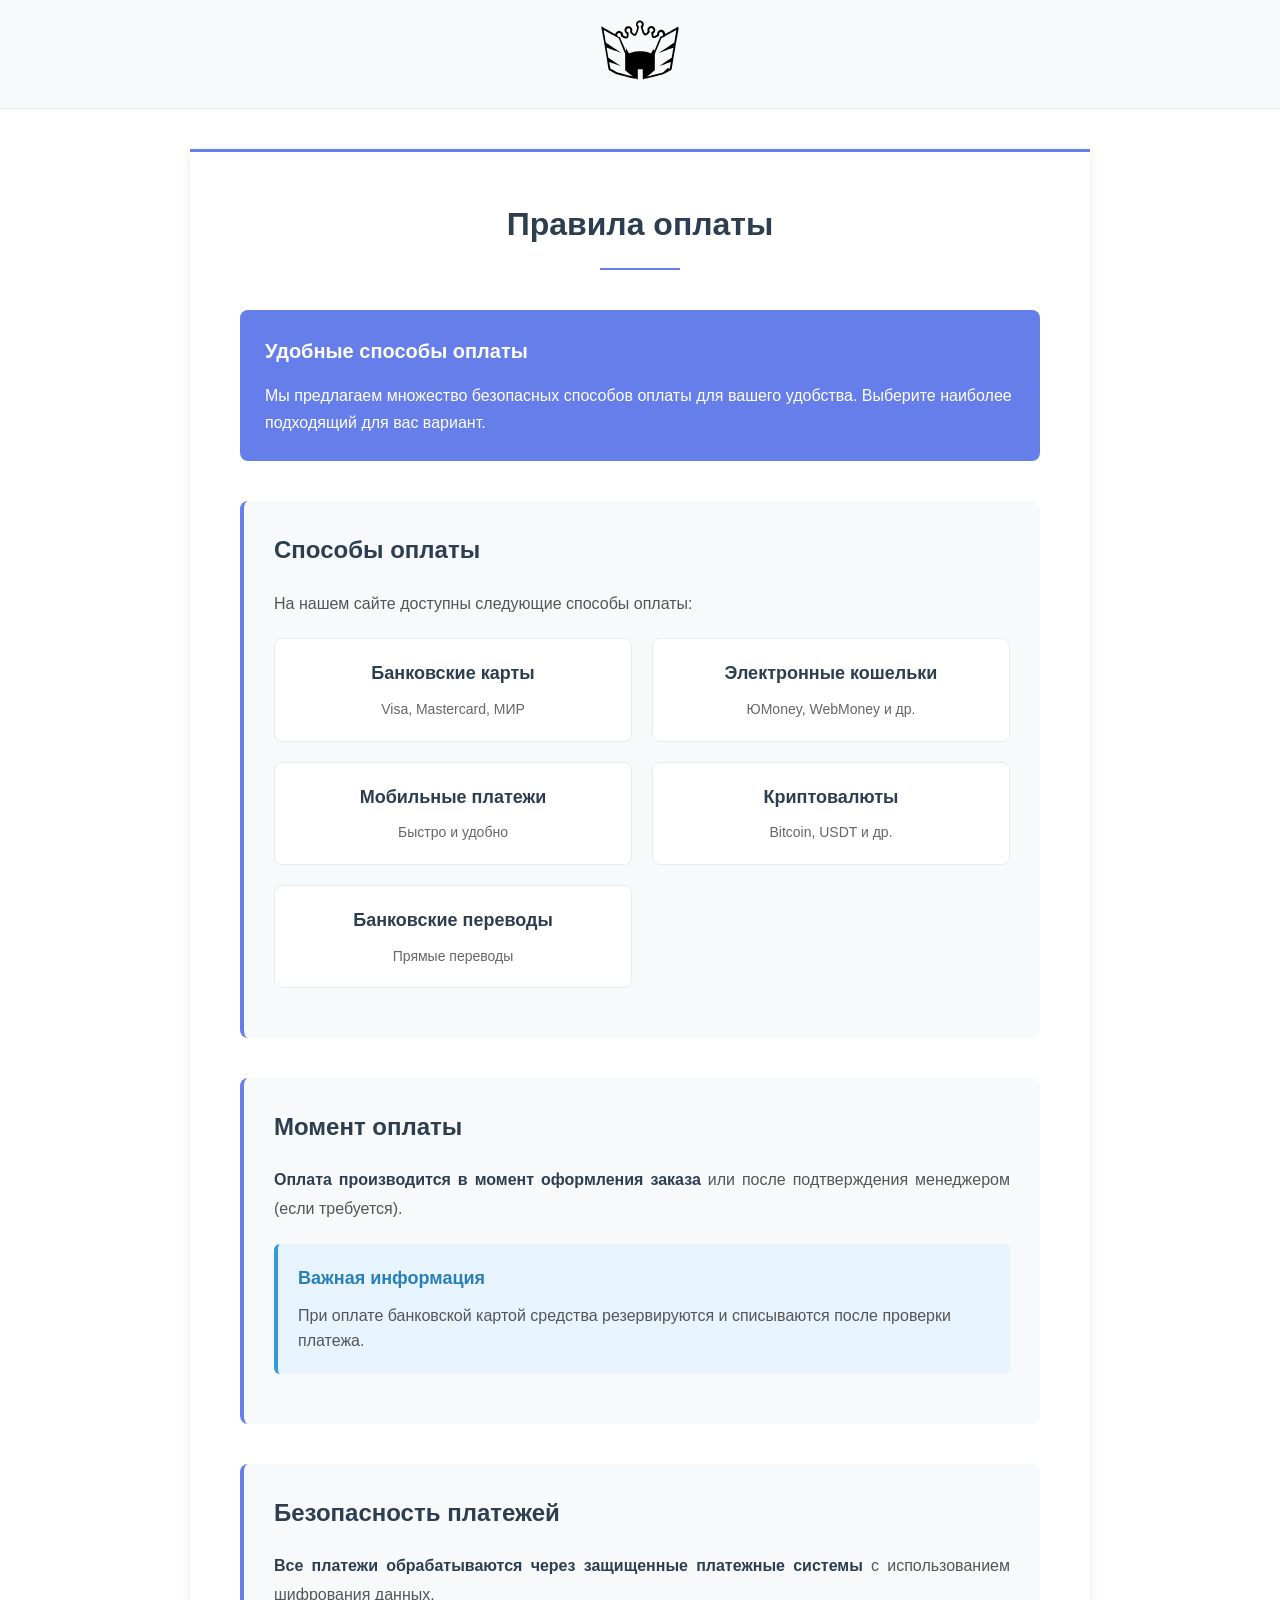
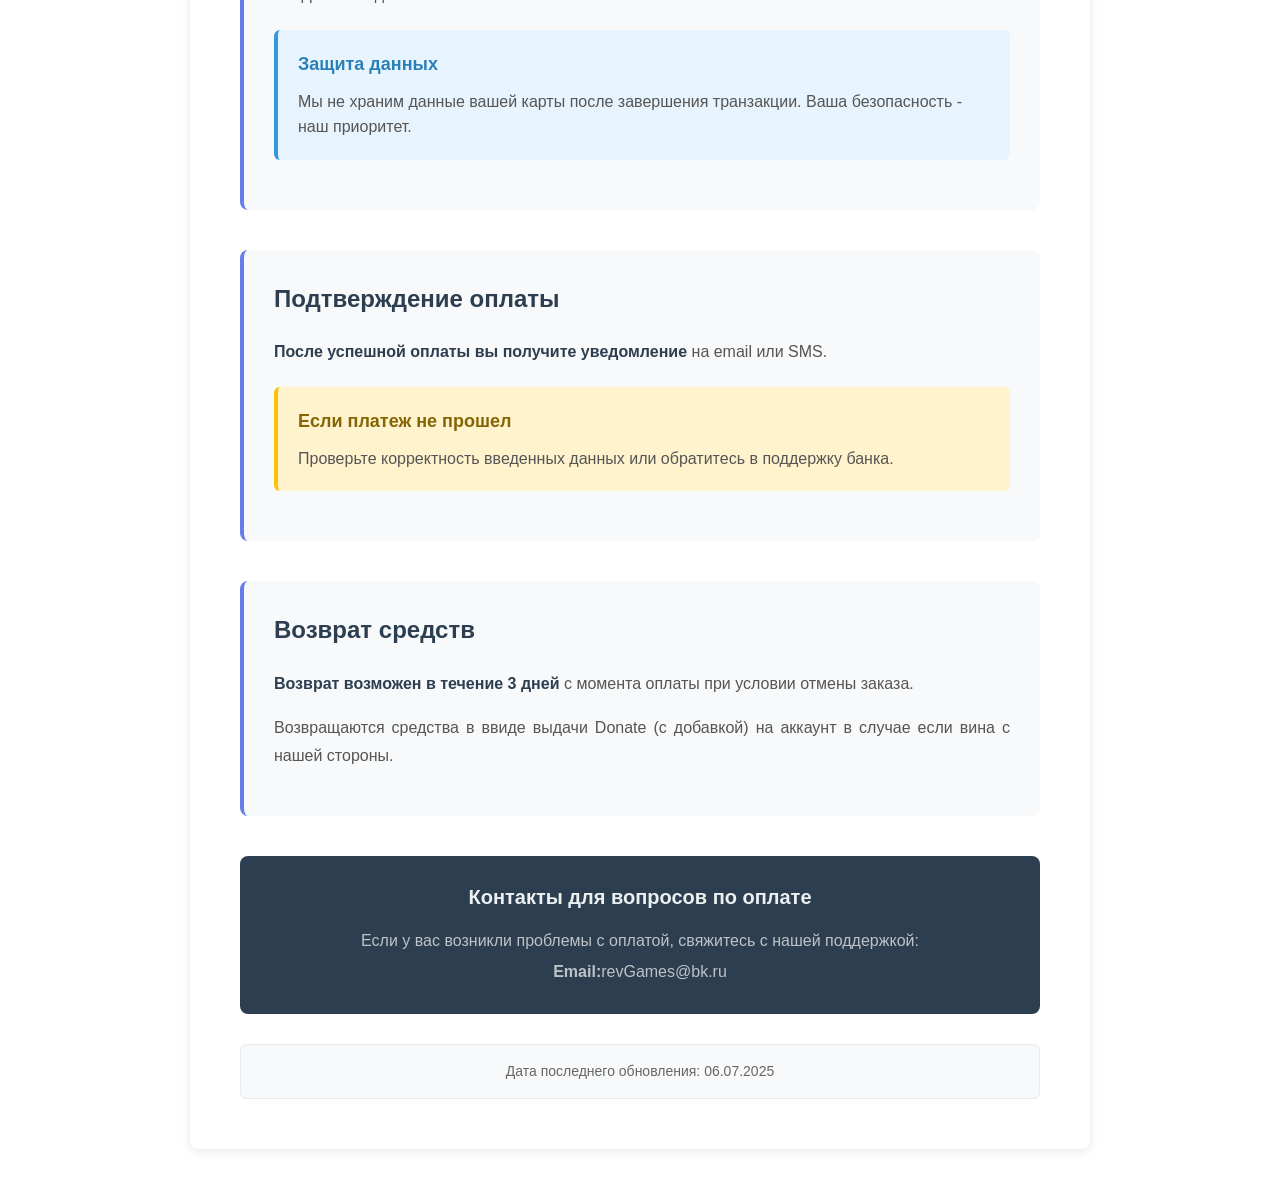
<file: hypeonline/rules/donationrules.html>
<!DOCTYPE html>
<html lang="ru">
<head>
    <meta charset="utf-8">
    <title>HYPE RUSSIA - Правила оплаты</title>
    <meta name="viewport" content="width=device-width, initial-scale=1">
    <meta name="theme-color" content="#fafafa">
    <style>
        * {
            margin: 0;
            padding: 0;
            box-sizing: border-box;
            font-family: 'Segoe UI', Tahoma, Geneva, Verdana, sans-serif;
        }
        
        body {
            background: #ffffff;
            color: #333;
            line-height: 1.6;
            min-height: 100vh;
        }
        
        header {
            background: #f8f9fa;
            border-bottom: 1px solid #e9ecef;
            padding: 20px 0;
            text-align: center;
            position: sticky;
            top: 0;
            z-index: 100;
        }
        
        header .logo img {
            height: 60px;
            transition: transform 0.3s ease;
        }
        
        header .logo img:hover {
            transform: scale(1.05);
        }
        
        .content {
            max-width: 900px;
            margin: 40px auto;
            background: #ffffff;
            padding: 50px;
            border-radius: 8px;
            box-shadow: 0 2px 10px rgba(0, 0, 0, 0.1);
            position: relative;
        }
        
        .content::before {
            content: '';
            position: absolute;
            top: 0;
            left: 0;
            right: 0;
            height: 3px;
            background: #667eea;
        }
        
        .title_section {
            font-size: 32px;
            font-weight: 700;
            text-align: center;
            margin-bottom: 40px;
            color: #2c3e50;
            position: relative;
            padding-bottom: 20px;
        }
        
        .title_section::after {
            content: '';
            position: absolute;
            bottom: 0;
            left: 50%;
            transform: translateX(-50%);
            width: 80px;
            height: 2px;
            background: #667eea;
        }
        
        .section {
            margin: 40px 0;
            padding: 30px;
            background: #f8f9fa;
            border-radius: 8px;
            border-left: 4px solid #667eea;
        }
        
        .section-title {
            font-size: 24px;
            font-weight: 600;
            color: #2c3e50;
            margin-bottom: 20px;
        }
        
        .subsection {
            margin: 25px 0;
            padding: 20px;
            background: #ffffff;
            border-radius: 6px;
            box-shadow: 0 1px 3px rgba(0, 0, 0, 0.1);
        }
        
        .subsection-title {
            font-size: 20px;
            font-weight: 600;
            color: #34495e;
            margin-bottom: 15px;
        }
        
        .text {
            font-size: 16px;
            color: #555;
            line-height: 1.8;
            margin: 15px 0;
            text-align: justify;
        }
        
        .text strong {
            color: #2c3e50;
            font-weight: 600;
        }
        
        .highlight-box {
            background: #667eea;
            color: white;
            padding: 25px;
            border-radius: 8px;
            margin: 30px 0;
        }
        
        .highlight-box h4 {
            font-size: 20px;
            font-weight: 600;
            margin-bottom: 15px;
        }
        
        .highlight-box p {
            font-size: 16px;
            line-height: 1.7;
        }
        
        .payment-methods {
            display: grid;
            grid-template-columns: repeat(auto-fit, minmax(250px, 1fr));
            gap: 20px;
            margin: 20px 0;
        }
        
        .payment-method {
            background: #ffffff;
            padding: 20px;
            border-radius: 8px;
            border: 1px solid #e9ecef;
            text-align: center;
            transition: transform 0.2s ease, box-shadow 0.2s ease;
        }
        
        .payment-method:hover {
            transform: translateY(-2px);
            box-shadow: 0 4px 12px rgba(0, 0, 0, 0.1);
        }
        
        .payment-method h4 {
            color: #2c3e50;
            font-size: 18px;
            font-weight: 600;
            margin-bottom: 10px;
        }
        
        .payment-method p {
            color: #666;
            font-size: 14px;
        }
        
        .info-box {
            background: #e8f4fd;
            border-left: 4px solid #3498db;
            padding: 20px;
            border-radius: 6px;
            margin: 20px 0;
        }
        
        .info-box h4 {
            color: #2980b9;
            font-size: 18px;
            font-weight: 600;
            margin-bottom: 10px;
        }
        
        .info-box p {
            color: #555;
            font-size: 16px;
            line-height: 1.6;
        }
        
        .warning-box {
            background: #fff3cd;
            border-left: 4px solid #ffc107;
            padding: 20px;
            border-radius: 6px;
            margin: 20px 0;
        }
        
        .warning-box h4 {
            color: #856404;
            font-size: 18px;
            font-weight: 600;
            margin-bottom: 10px;
        }
        
        .warning-box p {
            color: #555;
            font-size: 16px;
            line-height: 1.6;
        }
        
        .contact-info {
            background: #2c3e50;
            color: #ffffff;
            padding: 25px;
            border-radius: 8px;
            text-align: center;
            margin-top: 40px;
        }
        
        .contact-info h4 {
            font-size: 20px;
            font-weight: 600;
            margin-bottom: 15px;
            color: #ecf0f1;
        }
        
        .contact-info p {
            font-size: 16px;
            color: #bdc3c7;
            margin: 5px 0;
        }
        
        .date-info {
            background: #f8f9fa;
            border: 1px solid #e9ecef;
            padding: 15px;
            border-radius: 6px;
            text-align: center;
            margin-top: 30px;
        }
        
        .date-info p {
            color: #666;
            font-size: 14px;
            margin: 0;
        }
        
        @media (max-width: 768px) {
            .content {
                margin: 20px;
                padding: 30px 20px;
            }
            
            .title_section {
                font-size: 24px;
            }
            
            .section {
                padding: 20px;
            }
            
            .payment-methods {
                grid-template-columns: 1fr;
            }
        }
    </style>
</head>
<body>
    <header>
        <div class="logo">
            <a href="https://hype-russia.ru/">
                <img src="../images/logo.svg" alt="HYPE RUSSIA" style="height:60px;">
            </a>
        </div>
    </header>
    
    <section class="shop">
        <div class="content">
            <div class="title_section">
                Правила оплаты
            </div>
            
            <div class="highlight-box">
                <h4>Удобные способы оплаты</h4>
                <p>Мы предлагаем множество безопасных способов оплаты для вашего удобства. Выберите наиболее подходящий для вас вариант.</p>
            </div>
            
            <div class="section">
                <div class="section-title">Способы оплаты</div>
                <div class="text">
                    На нашем сайте доступны следующие способы оплаты:
                </div>
                
                <div class="payment-methods">
                    <div class="payment-method">
                        <h4>Банковские карты</h4>
                        <p>Visa, Mastercard, МИР</p>
                    </div>
                    <div class="payment-method">
                        <h4>Электронные кошельки</h4>
                        <p>ЮMoney, WebMoney и др.</p>
                    </div>
                    <div class="payment-method">
                        <h4>Мобильные платежи</h4>
                        <p>Быстро и удобно</p>
                    </div>
                    <div class="payment-method">
                        <h4>Криптовалюты</h4>
                        <p>Bitcoin, USDT и др.</p>
                    </div>
                    <div class="payment-method">
                        <h4>Банковские переводы</h4>
                        <p>Прямые переводы</p>
                    </div>
                </div>
            </div>
            
            <div class="section">
                <div class="section-title">Момент оплаты</div>
                <div class="text">
                    <strong>Оплата производится в момент оформления заказа</strong> или после подтверждения менеджером (если требуется).
                </div>
                
                <div class="info-box">
                    <h4>Важная информация</h4>
                    <p>При оплате банковской картой средства резервируются и списываются после проверки платежа.</p>
                </div>
            </div>
            
            <div class="section">
                <div class="section-title">Безопасность платежей</div>
                <div class="text">
                    <strong>Все платежи обрабатываются через защищенные платежные системы</strong> с использованием шифрования данных.
                </div>
                
                <div class="info-box">
                    <h4>Защита данных</h4>
                    <p>Мы не храним данные вашей карты после завершения транзакции. Ваша безопасность - наш приоритет.</p>
                </div>
            </div>
            
            <div class="section">
                <div class="section-title">Подтверждение оплаты</div>
                <div class="text">
                    <strong>После успешной оплаты вы получите уведомление</strong> на email или SMS.
                </div>
                
                <div class="warning-box">
                    <h4>Если платеж не прошел</h4>
                    <p>Проверьте корректность введенных данных или обратитесь в поддержку банка.</p>
                </div>
            </div>
            
            <div class="section">
                <div class="section-title">Возврат средств</div>
                <div class="text">
                    <strong>Возврат возможен в течение 3 дней</strong> с момента оплаты при условии отмены заказа.
                </div>
                
                <div class="text">
                    Возвращаются средства в ввиде выдачи Donate (с добавкой) на аккаунт в случае если вина с нашей стороны.
                </div>
            </div>
            
            <div class="contact-info">
                <h4>Контакты для вопросов по оплате</h4>
                <p>Если у вас возникли проблемы с оплатой, свяжитесь с нашей поддержкой:</p>
                <p><strong>Email:</strong>revGames@bk.ru</p>
            </div>
            
            <div class="date-info">
                <p>Дата последнего обновления: 06.07.2025</p>
            </div>
        </div>
    </section>
</body>
</html>
</file>
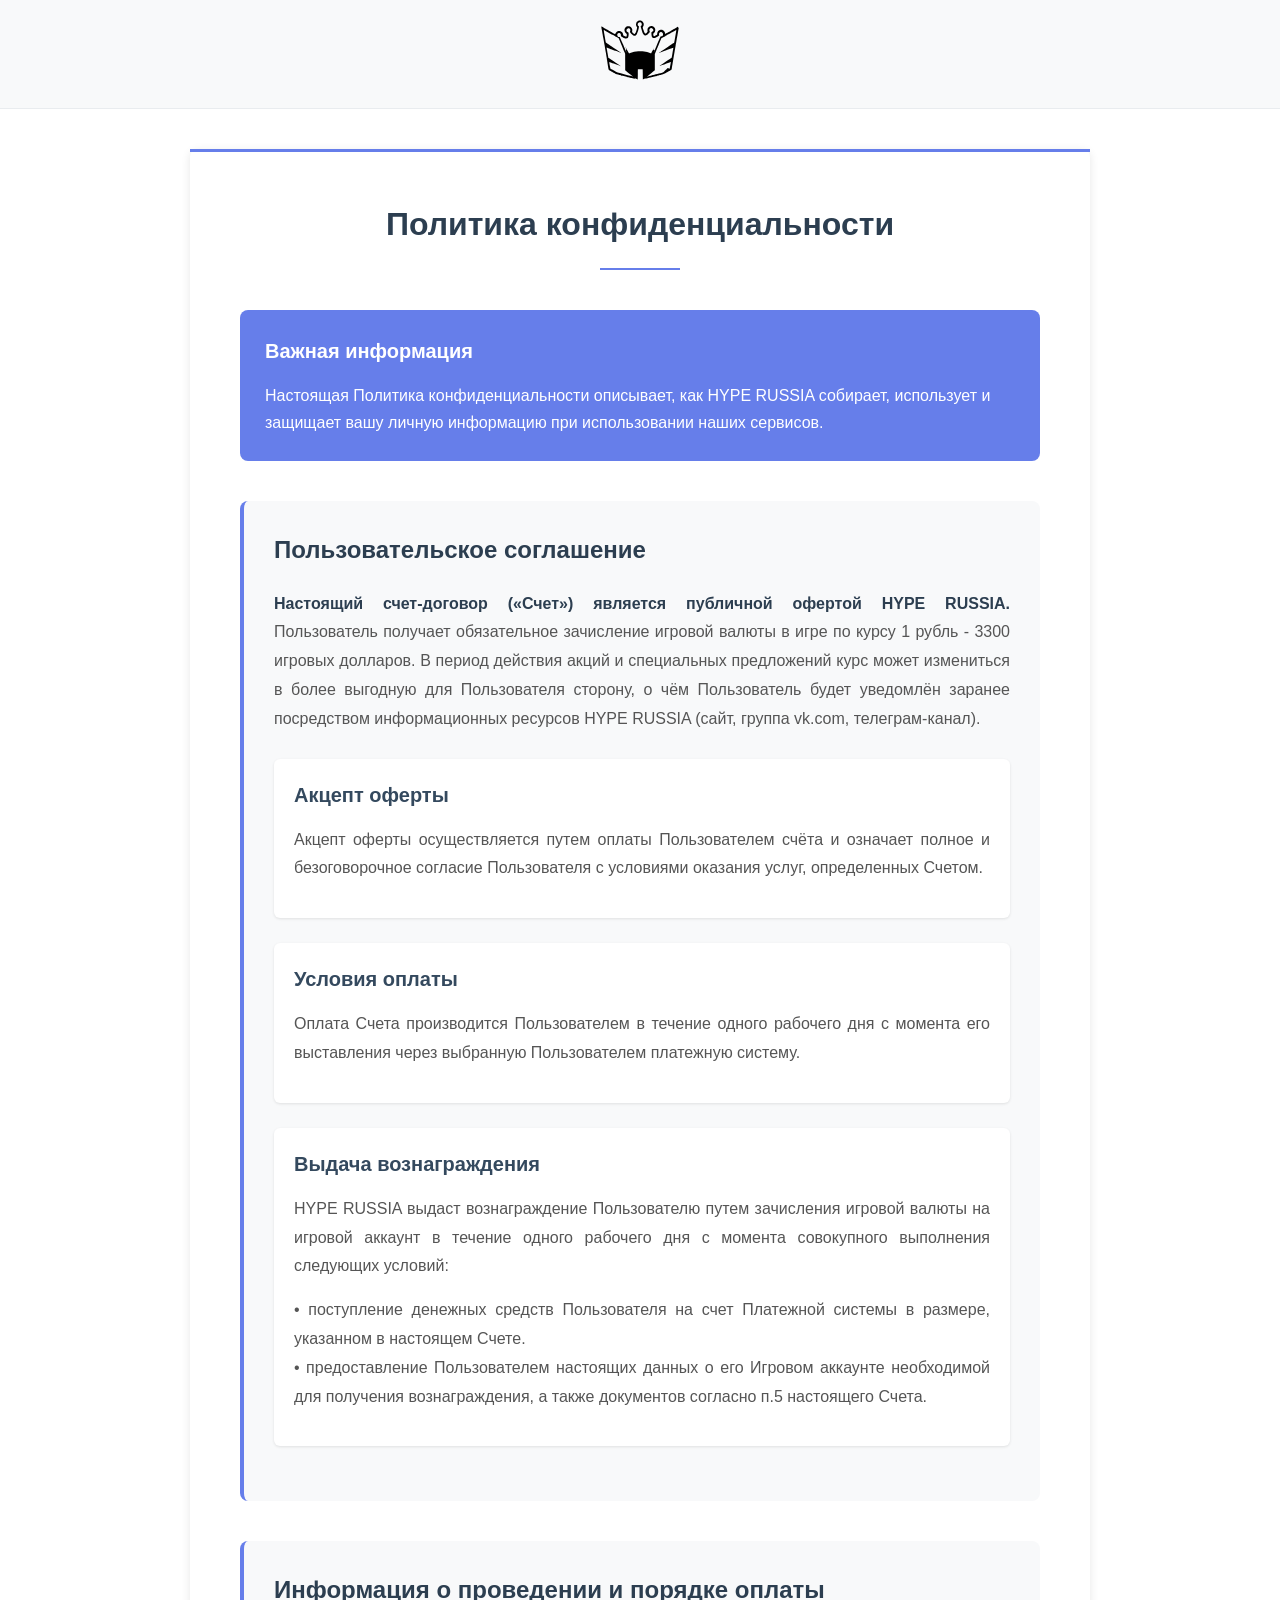
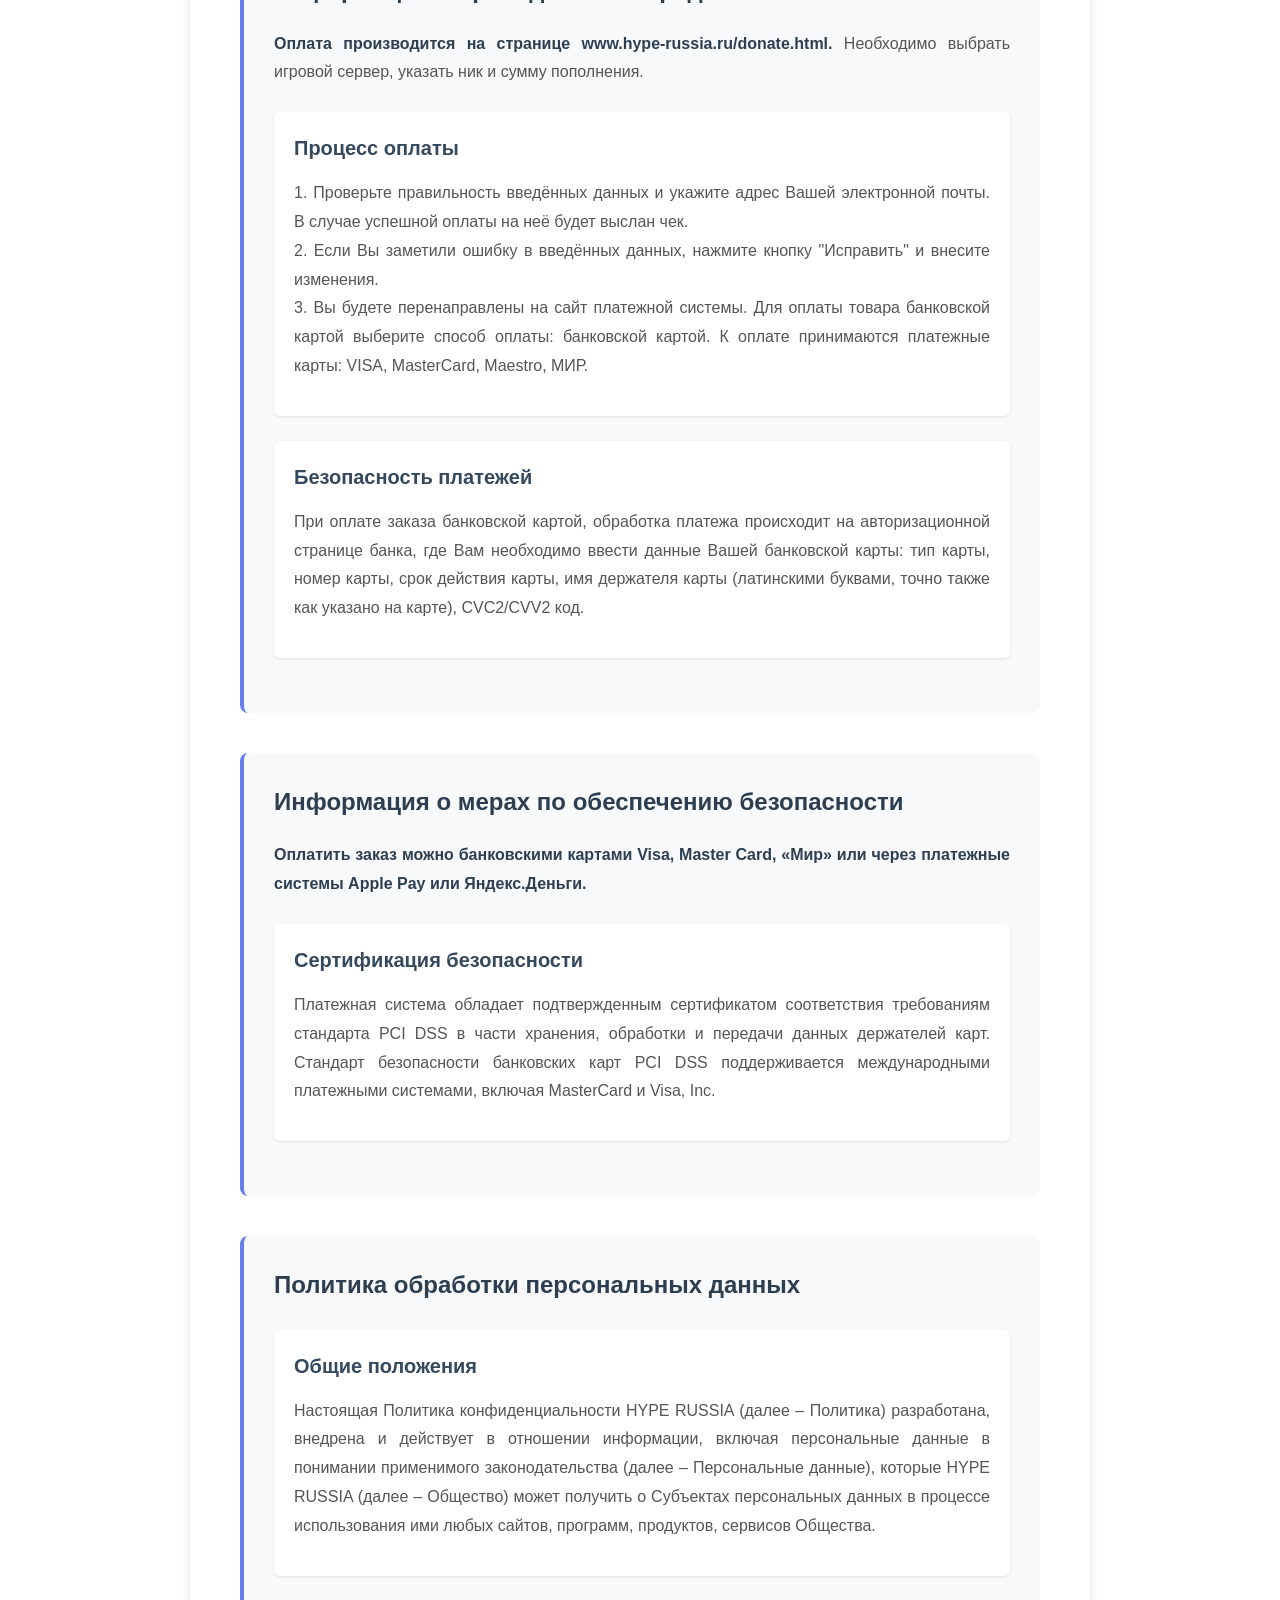
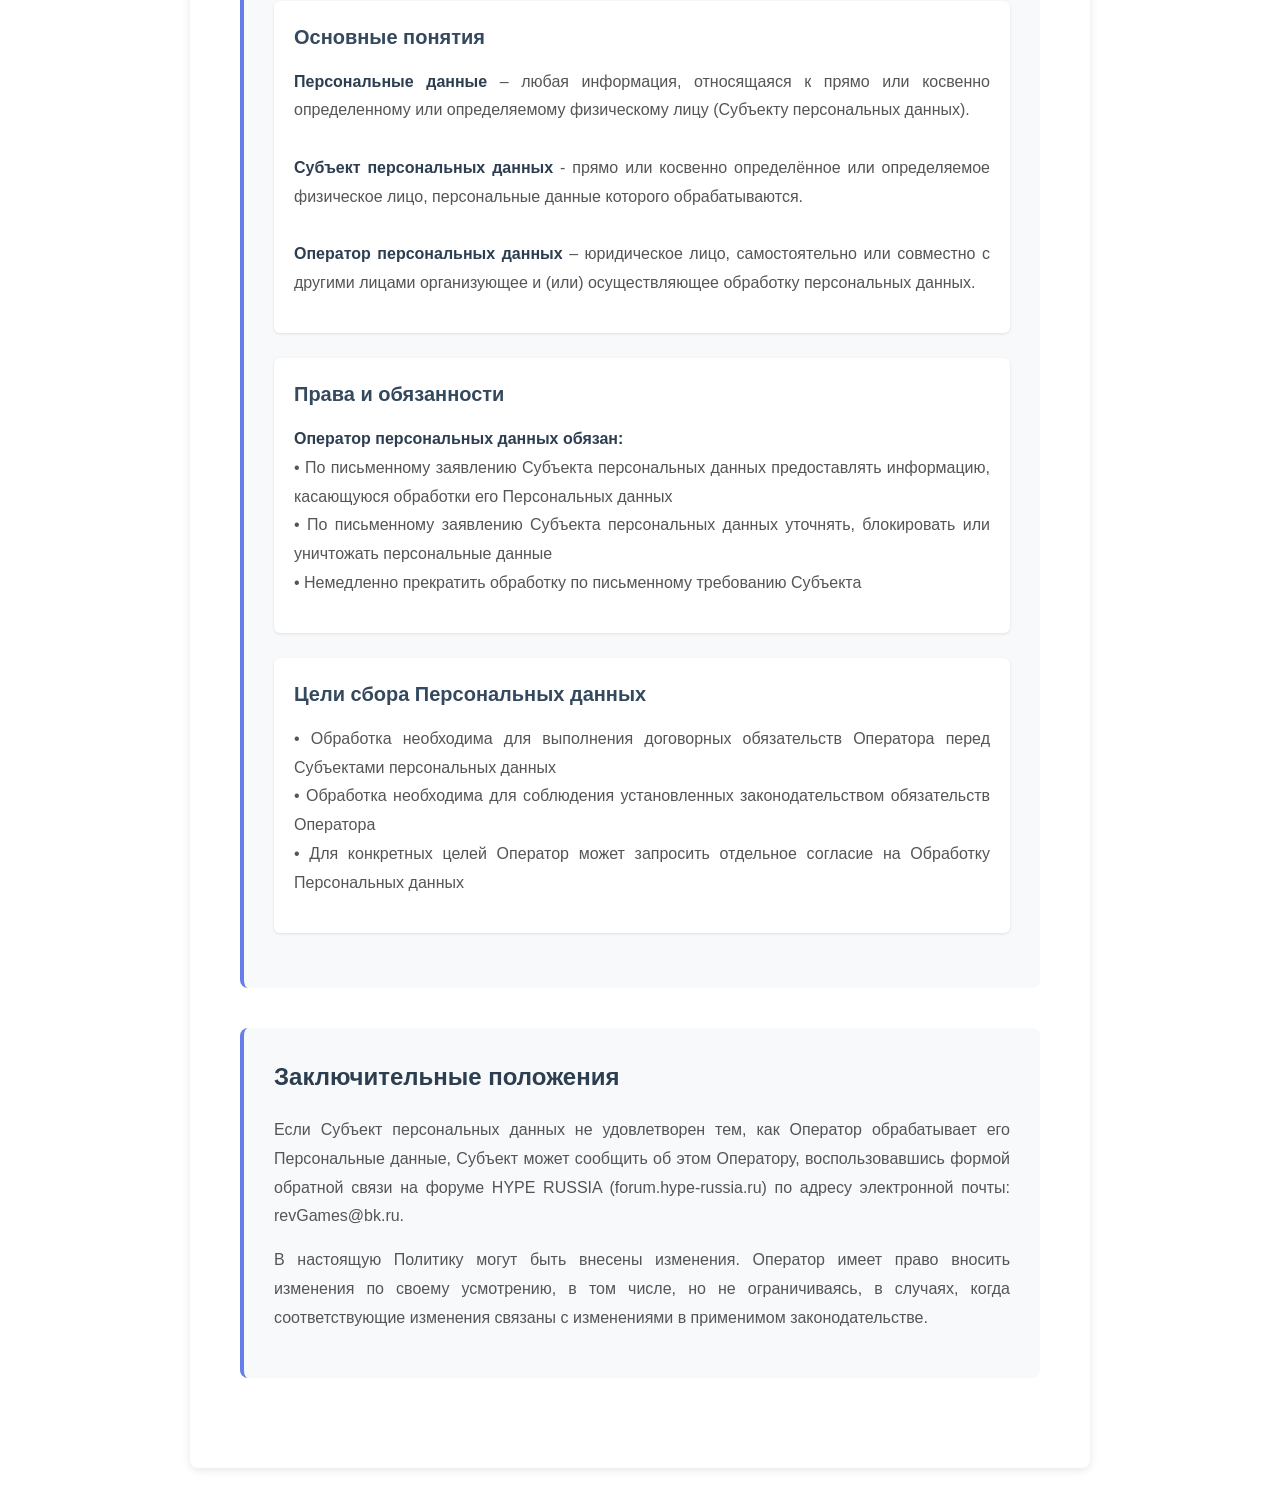
<file: hypeonline/rules/politic.html>
<!DOCTYPE html>
<html lang="ru">
<head>
    <meta charset="utf-8">
    <title>HYPE RUSSIA - Политика конфиденциальности</title>
    <meta name="viewport" content="width=device-width, initial-scale=1">
    <meta name="theme-color" content="#fafafa">
    <style>
        * {
            margin: 0;
            padding: 0;
            box-sizing: border-box;
            font-family: 'Segoe UI', Tahoma, Geneva, Verdana, sans-serif;
        }
        
        body {
            background: #ffffff;
            color: #333;
            line-height: 1.6;
            min-height: 100vh;
        }
        
        header {
            background: #f8f9fa;
            border-bottom: 1px solid #e9ecef;
            padding: 20px 0;
            text-align: center;
            position: sticky;
            top: 0;
            z-index: 100;
        }
        
        header .logo img {
            height: 60px;
            transition: transform 0.3s ease;
        }
        
        header .logo img:hover {
            transform: scale(1.05);
        }
        
        .content {
            max-width: 900px;
            margin: 40px auto;
            background: #ffffff;
            padding: 50px;
            border-radius: 8px;
            box-shadow: 0 2px 10px rgba(0, 0, 0, 0.1);
            position: relative;
        }
        
        .content::before {
            content: '';
            position: absolute;
            top: 0;
            left: 0;
            right: 0;
            height: 3px;
            background: #667eea;
        }
        
        .title_section {
            font-size: 32px;
            font-weight: 700;
            text-align: center;
            margin-bottom: 40px;
            color: #2c3e50;
            position: relative;
            padding-bottom: 20px;
        }
        
        .title_section::after {
            content: '';
            position: absolute;
            bottom: 0;
            left: 50%;
            transform: translateX(-50%);
            width: 80px;
            height: 2px;
            background: #667eea;
        }
        
        .section {
            margin: 40px 0;
            padding: 30px;
            background: #f8f9fa;
            border-radius: 8px;
            border-left: 4px solid #667eea;
        }
        
        .section-title {
            font-size: 24px;
            font-weight: 600;
            color: #2c3e50;
            margin-bottom: 20px;
        }
        
        .subsection {
            margin: 25px 0;
            padding: 20px;
            background: #ffffff;
            border-radius: 6px;
            box-shadow: 0 1px 3px rgba(0, 0, 0, 0.1);
        }
        
        .subsection-title {
            font-size: 20px;
            font-weight: 600;
            color: #34495e;
            margin-bottom: 15px;
        }
        
        .text {
            font-size: 16px;
            color: #555;
            line-height: 1.8;
            margin: 15px 0;
            text-align: justify;
        }
        
        .text strong {
            color: #2c3e50;
            font-weight: 600;
        }
        
        .highlight-box {
            background: #667eea;
            color: white;
            padding: 25px;
            border-radius: 8px;
            margin: 30px 0;
        }
        
        .highlight-box h4 {
            font-size: 20px;
            font-weight: 600;
            margin-bottom: 15px;
        }
        
        .highlight-box p {
            font-size: 16px;
            line-height: 1.7;
        }
        
        @media (max-width: 768px) {
            .content {
                margin: 20px;
                padding: 30px 20px;
            }
            
            .title_section {
                font-size: 24px;
            }
            
            .section {
                padding: 20px;
            }
        }
    </style>
</head>
<body>
    <header>
        <div class="logo">
            <a href="https://hype-russia.ru/">
                <img src="../images/logo.svg" alt="HYPE RUSSIA" style="height:60px;">
            </a>
        </div>
    </header>
    
    <section class="shop">
        <div class="content">
            <div class="title_section">
                Политика конфиденциальности
            </div>
            
            <div class="highlight-box">
                <h4>Важная информация</h4>
                <p>Настоящая Политика конфиденциальности описывает, как HYPE RUSSIA собирает, использует и защищает вашу личную информацию при использовании наших сервисов.</p>
            </div>
            
            <div class="section">
                <div class="section-title">Пользовательское соглашение</div>
                <div class="text">
                    <strong>Настоящий счет-договор («Счет») является публичной офертой HYPE RUSSIA.</strong> Пользователь получает обязательное зачисление игровой валюты в игре по курсу 1 рубль - 3300 игровых долларов. В период действия акций и специальных предложений курс может измениться в более выгодную для Пользователя сторону, о чём Пользователь будет уведомлён заранее посредством информационных ресурсов HYPE RUSSIA (сайт, группа vk.com, телеграм-канал).
                </div>
                
                <div class="subsection">
                    <div class="subsection-title">Акцепт оферты</div>
                    <div class="text">
                        Акцепт оферты осуществляется путем оплаты Пользователем счёта и означает полное и безоговорочное согласие Пользователя с условиями оказания услуг, определенных Счетом.
                    </div>
                </div>
                
                <div class="subsection">
                    <div class="subsection-title">Условия оплаты</div>
                    <div class="text">
                        Оплата Счета производится Пользователем в течение одного рабочего дня с момента его выставления через выбранную Пользователем платежную систему.
                    </div>
                </div>
                
                <div class="subsection">
                    <div class="subsection-title">Выдача вознаграждения</div>
                    <div class="text">
                        HYPE RUSSIA выдаст вознаграждение Пользователю путем зачисления игровой валюты на игровой аккаунт в течение одного рабочего дня с момента совокупного выполнения следующих условий:
                    </div>
                    <div class="text">
                        • поступление денежных средств Пользователя на счет Платежной системы в размере, указанном в настоящем Счете.<br>
                        • предоставление Пользователем настоящих данных о его Игровом аккаунте необходимой для получения вознаграждения, а также документов согласно п.5 настоящего Счета.
                    </div>
                </div>
            </div>
            
            <div class="section">
                <div class="section-title">Информация о проведении и порядке оплаты</div>
                <div class="text">
                    <strong>Оплата производится на странице www.hype-russia.ru/donate.html.</strong> Необходимо выбрать игровой сервер, указать ник и сумму пополнения.
                </div>
                
                <div class="subsection">
                    <div class="subsection-title">Процесс оплаты</div>
                    <div class="text">
                        1. Проверьте правильность введённых данных и укажите адрес Вашей электронной почты. В случае успешной оплаты на неё будет выслан чек.<br>
                        2. Если Вы заметили ошибку в введённых данных, нажмите кнопку "Исправить" и внесите изменения.<br>
                        3. Вы будете перенаправлены на сайт платежной системы. Для оплаты товара банковской картой выберите способ оплаты: банковской картой. К оплате принимаются платежные карты: VISA, MasterCard, Maestro, МИР.
                    </div>
                </div>
                
                <div class="subsection">
                    <div class="subsection-title">Безопасность платежей</div>
                    <div class="text">
                        При оплате заказа банковской картой, обработка платежа происходит на авторизационной странице банка, где Вам необходимо ввести данные Вашей банковской карты: тип карты, номер карты, срок действия карты, имя держателя карты (латинскими буквами, точно также как указано на карте), CVC2/CVV2 код.
                    </div>
                </div>
            </div>
            
            <div class="section">
                <div class="section-title">Информация о мерах по обеспечению безопасности</div>
                <div class="text">
                    <strong>Оплатить заказ можно банковскими картами Visa, Master Card, «Мир» или через платежные системы Apple Pay или Яндекс.Деньги.</strong>
                </div>
                
                <div class="subsection">
                    <div class="subsection-title">Сертификация безопасности</div>
                    <div class="text">
                        Платежная система обладает подтвержденным сертификатом соответствия требованиям стандарта PCI DSS в части хранения, обработки и передачи данных держателей карт. Стандарт безопасности банковских карт PCI DSS поддерживается международными платежными системами, включая MasterCard и Visa, Inc.
                    </div>
                </div>
            </div>
            
            <div class="section">
                <div class="section-title">Политика обработки персональных данных</div>
                
                <div class="subsection">
                    <div class="subsection-title">Общие положения</div>
                    <div class="text">
                        Настоящая Политика конфиденциальности HYPE RUSSIA (далее – Политика) разработана, внедрена и действует в отношении информации, включая персональные данные в понимании применимого законодательства (далее – Персональные данные), которые HYPE RUSSIA (далее – Общество) может получить о Субъектах персональных данных в процессе использования ими любых сайтов, программ, продуктов, сервисов Общества.
                    </div>
                </div>
                
                <div class="subsection">
                    <div class="subsection-title">Основные понятия</div>
                    <div class="text">
                        <strong>Персональные данные</strong> – любая информация, относящаяся к прямо или косвенно определенному или определяемому физическому лицу (Субъекту персональных данных).<br><br>
                        <strong>Субъект персональных данных</strong> - прямо или косвенно определённое или определяемое физическое лицо, персональные данные которого обрабатываются.<br><br>
                        <strong>Оператор персональных данных</strong> – юридическое лицо, самостоятельно или совместно с другими лицами организующее и (или) осуществляющее обработку персональных данных.
                    </div>
                </div>
                
                <div class="subsection">
                    <div class="subsection-title">Права и обязанности</div>
                    <div class="text">
                        <strong>Оператор персональных данных обязан:</strong><br>
                        • По письменному заявлению Субъекта персональных данных предоставлять информацию, касающуюся обработки его Персональных данных<br>
                        • По письменному заявлению Субъекта персональных данных уточнять, блокировать или уничтожать персональные данные<br>
                        • Немедленно прекратить обработку по письменному требованию Субъекта
                    </div>
                </div>
                
                <div class="subsection">
                    <div class="subsection-title">Цели сбора Персональных данных</div>
                    <div class="text">
                        • Обработка необходима для выполнения договорных обязательств Оператора перед Субъектами персональных данных<br>
                        • Обработка необходима для соблюдения установленных законодательством обязательств Оператора<br>
                        • Для конкретных целей Оператор может запросить отдельное согласие на Обработку Персональных данных
                    </div>
                </div>
            </div>
            
            <div class="section">
                <div class="section-title">Заключительные положения</div>
                <div class="text">
                    Если Субъект персональных данных не удовлетворен тем, как Оператор обрабатывает его Персональные данные, Субъект может сообщить об этом Оператору, воспользовавшись формой обратной связи на форуме HYPE RUSSIA (forum.hype-russia.ru) по адресу электронной почты: revGames@bk.ru.
                </div>
                
                <div class="text">
                    В настоящую Политику могут быть внесены изменения. Оператор имеет право вносить изменения по своему усмотрению, в том числе, но не ограничиваясь, в случаях, когда соответствующие изменения связаны с изменениями в применимом законодательстве.
                </div>
            </div>
        </div>
    </section>
</body>
</html>
</file>
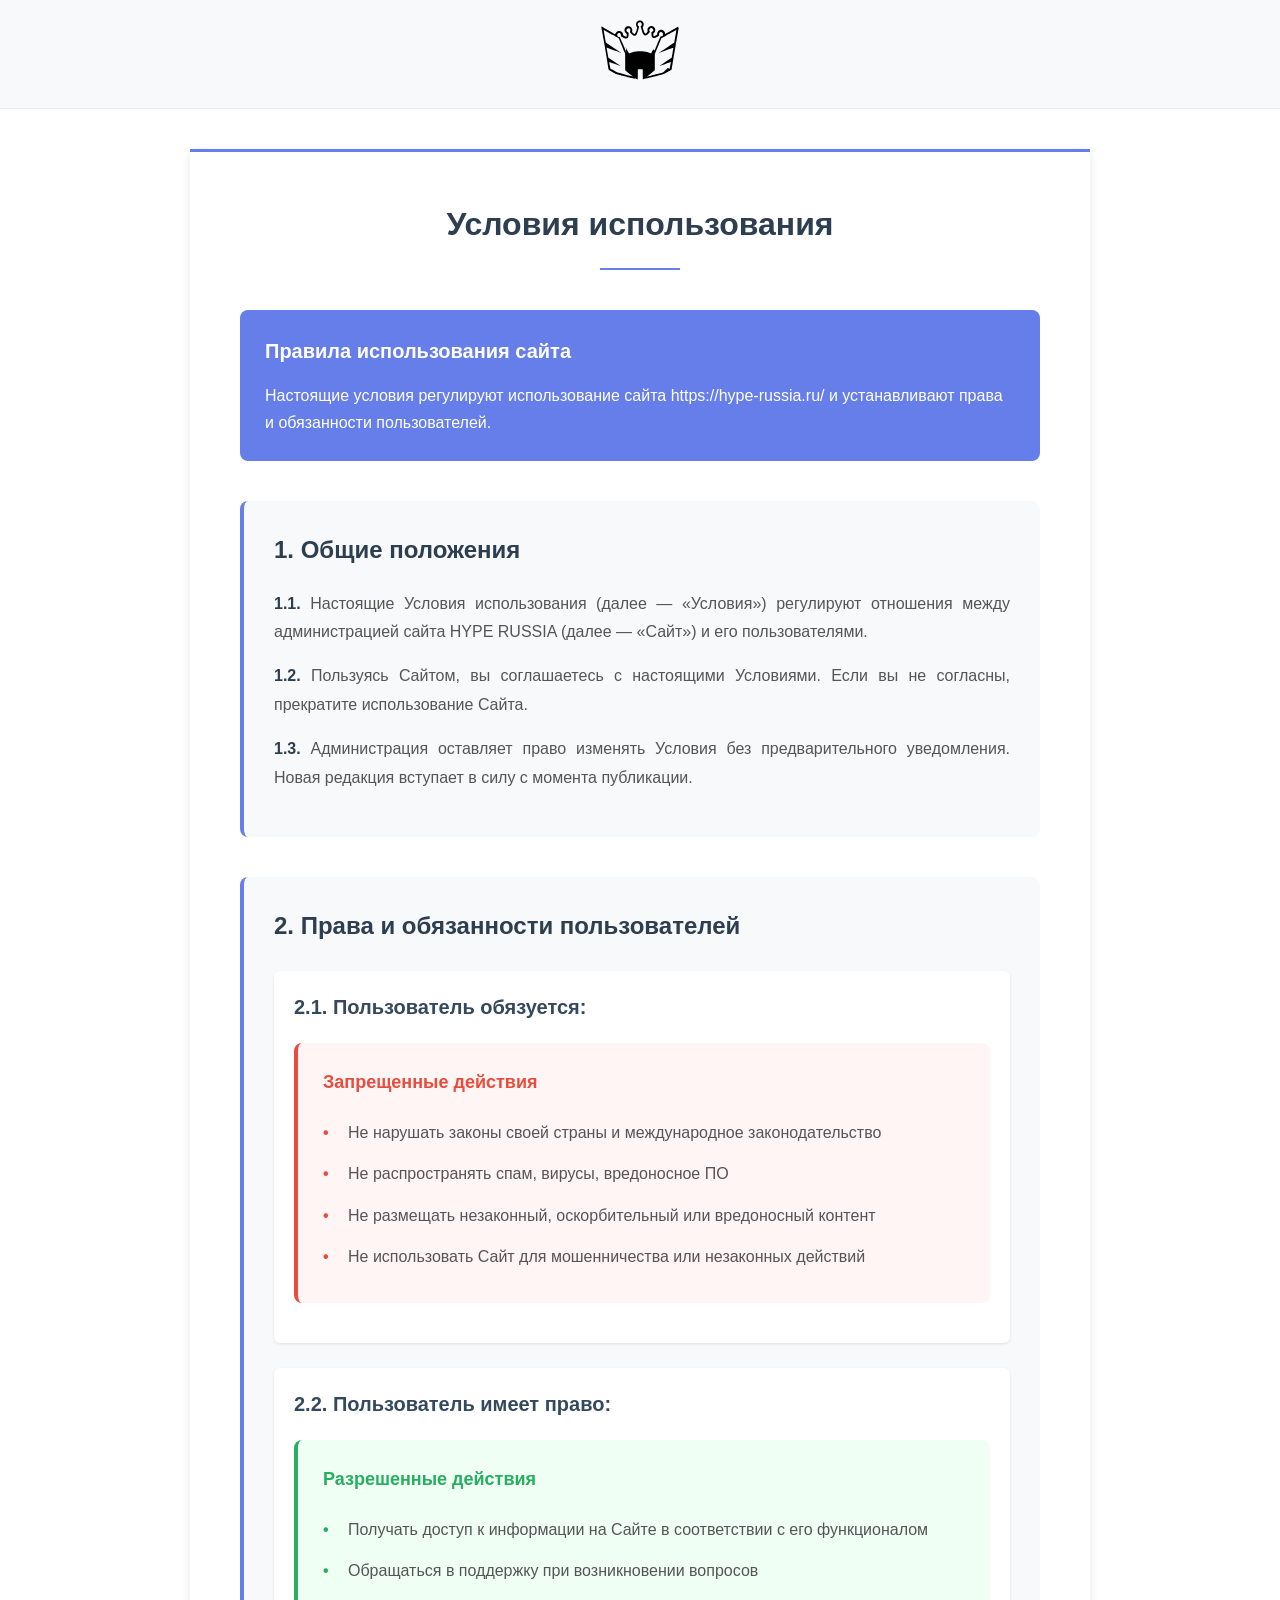
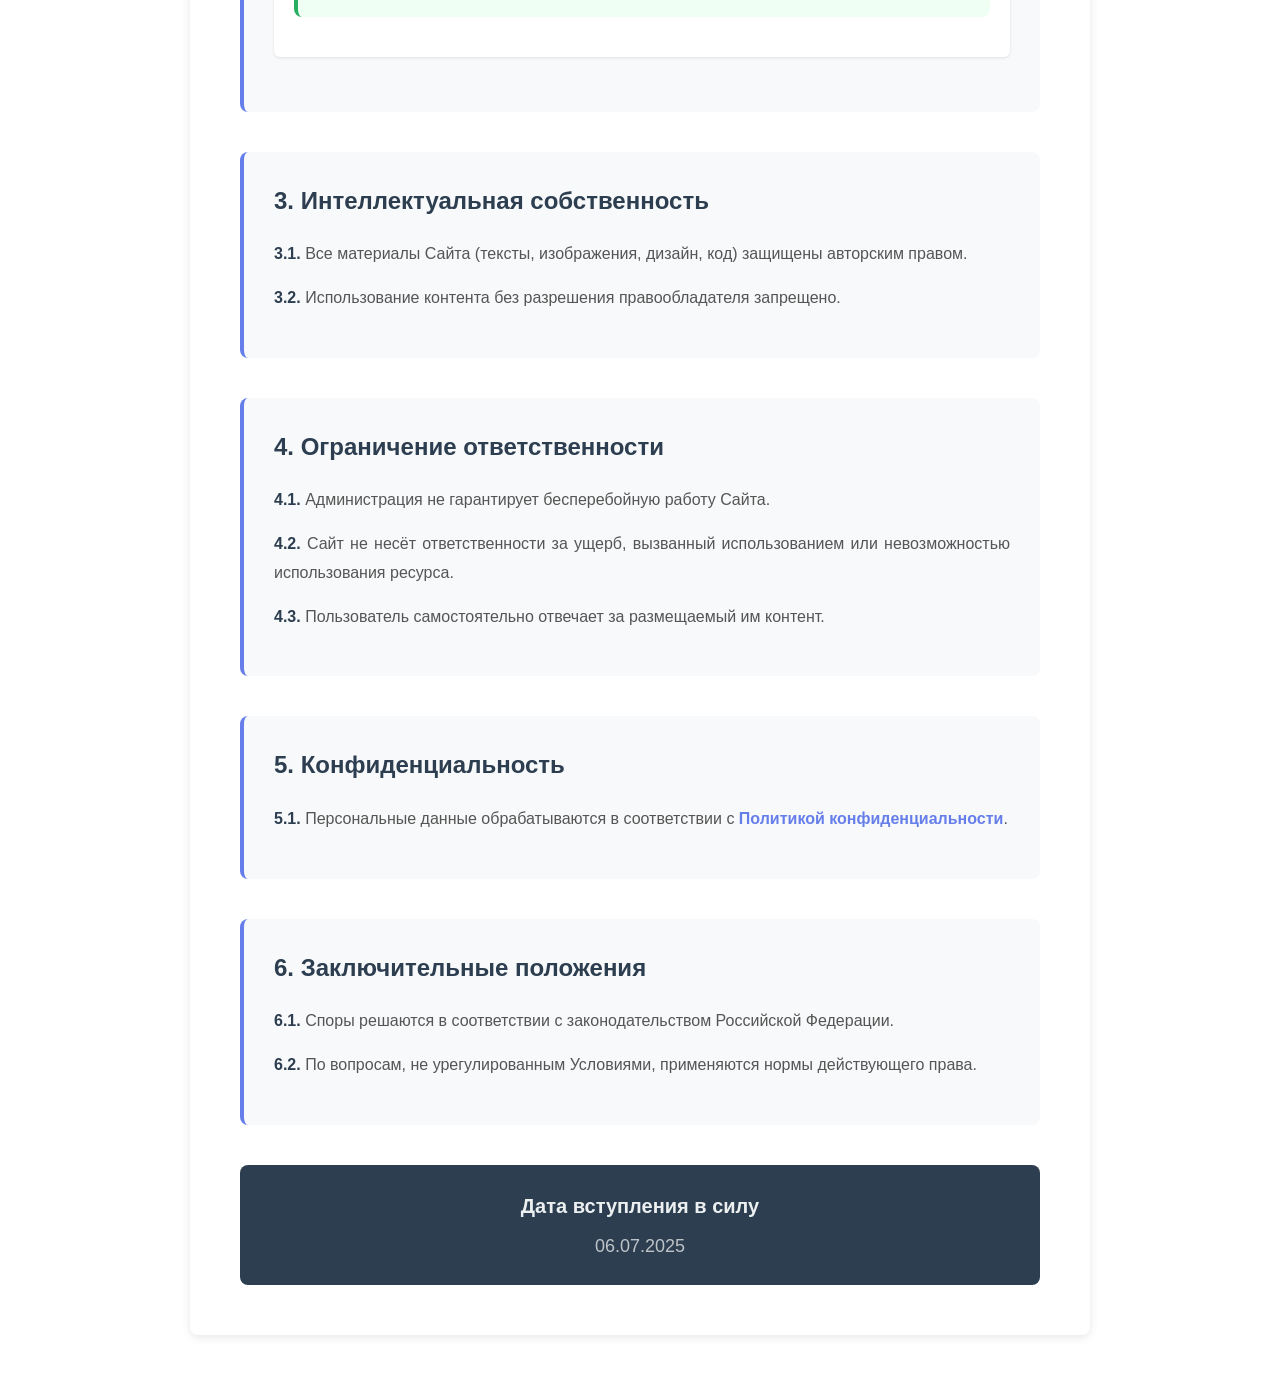
<file: hypeonline/rules/termsofuse.html>
<!DOCTYPE html>
<html lang="ru">
<head>
    <meta charset="utf-8">
    <title>HYPE RUSSIA - Условия использования</title>
    <meta name="viewport" content="width=device-width, initial-scale=1">
    <meta name="theme-color" content="#fafafa">
    <style>
        * {
            margin: 0;
            padding: 0;
            box-sizing: border-box;
            font-family: 'Segoe UI', Tahoma, Geneva, Verdana, sans-serif;
        }
        
        body {
            background: #ffffff;
            color: #333;
            line-height: 1.6;
            min-height: 100vh;
        }
        
        header {
            background: #f8f9fa;
            border-bottom: 1px solid #e9ecef;
            padding: 20px 0;
            text-align: center;
            position: sticky;
            top: 0;
            z-index: 100;
        }
        
        header .logo img {
            height: 60px;
            transition: transform 0.3s ease;
        }
        
        header .logo img:hover {
            transform: scale(1.05);
        }
        
        .content {
            max-width: 900px;
            margin: 40px auto;
            background: #ffffff;
            padding: 50px;
            border-radius: 8px;
            box-shadow: 0 2px 10px rgba(0, 0, 0, 0.1);
            position: relative;
        }
        
        .content::before {
            content: '';
            position: absolute;
            top: 0;
            left: 0;
            right: 0;
            height: 3px;
            background: #667eea;
        }
        
        .title_section {
            font-size: 32px;
            font-weight: 700;
            text-align: center;
            margin-bottom: 40px;
            color: #2c3e50;
            position: relative;
            padding-bottom: 20px;
        }
        
        .title_section::after {
            content: '';
            position: absolute;
            bottom: 0;
            left: 50%;
            transform: translateX(-50%);
            width: 80px;
            height: 2px;
            background: #667eea;
        }
        
        .section {
            margin: 40px 0;
            padding: 30px;
            background: #f8f9fa;
            border-radius: 8px;
            border-left: 4px solid #667eea;
        }
        
        .section-title {
            font-size: 24px;
            font-weight: 600;
            color: #2c3e50;
            margin-bottom: 20px;
        }
        
        .subsection {
            margin: 25px 0;
            padding: 20px;
            background: #ffffff;
            border-radius: 6px;
            box-shadow: 0 1px 3px rgba(0, 0, 0, 0.1);
        }
        
        .subsection-title {
            font-size: 20px;
            font-weight: 600;
            color: #34495e;
            margin-bottom: 15px;
        }
        
        .text {
            font-size: 16px;
            color: #555;
            line-height: 1.8;
            margin: 15px 0;
            text-align: justify;
        }
        
        .text strong {
            color: #2c3e50;
            font-weight: 600;
        }
        
        .highlight-box {
            background: #667eea;
            color: white;
            padding: 25px;
            border-radius: 8px;
            margin: 30px 0;
        }
        
        .highlight-box h4 {
            font-size: 20px;
            font-weight: 600;
            margin-bottom: 15px;
        }
        
        .highlight-box p {
            font-size: 16px;
            line-height: 1.7;
        }
        
        .rules-list {
            background: #fff5f5;
            padding: 25px;
            border-radius: 8px;
            margin: 20px 0;
            border-left: 4px solid #e74c3c;
        }
        
        .rules-list h4 {
            color: #e74c3c;
            font-size: 18px;
            font-weight: 600;
            margin-bottom: 15px;
        }
        
        .rules-list ul {
            list-style: none;
            padding-left: 0;
        }
        
        .rules-list li {
            padding: 8px 0;
            padding-left: 25px;
            position: relative;
            color: #555;
        }
        
        .rules-list li::before {
            content: '•';
            color: #e74c3c;
            font-weight: bold;
            position: absolute;
            left: 0;
        }
        
        .rights-list {
            background: #f0fff4;
            padding: 25px;
            border-radius: 8px;
            margin: 20px 0;
            border-left: 4px solid #27ae60;
        }
        
        .rights-list h4 {
            color: #27ae60;
            font-size: 18px;
            font-weight: 600;
            margin-bottom: 15px;
        }
        
        .rights-list ul {
            list-style: none;
            padding-left: 0;
        }
        
        .rights-list li {
            padding: 8px 0;
            padding-left: 25px;
            position: relative;
            color: #555;
        }
        
        .rights-list li::before {
            content: '•';
            color: #27ae60;
            font-weight: bold;
            position: absolute;
            left: 0;
        }
        
        .date-info {
            background: #2c3e50;
            color: #ffffff;
            padding: 25px;
            border-radius: 8px;
            text-align: center;
            margin-top: 40px;
        }
        
        .date-info h4 {
            font-size: 20px;
            font-weight: 600;
            margin-bottom: 10px;
            color: #ecf0f1;
        }
        
        .date-info p {
            font-size: 18px;
            color: #bdc3c7;
        }
        
        @media (max-width: 768px) {
            .content {
                margin: 20px;
                padding: 30px 20px;
            }
            
            .title_section {
                font-size: 24px;
            }
            
            .section {
                padding: 20px;
            }
        }
    </style>
</head>
<body>
    <header>
        <div class="logo">
            <a href="https://hype-russia.ru/">
                <img src="../images/logo.svg" alt="HYPE RUSSIA" style="height:60px;">
            </a>
        </div>
    </header>
    
    <section class="shop">
        <div class="content">
            <div class="title_section">
                Условия использования
            </div>
            
            <div class="highlight-box">
                <h4>Правила использования сайта</h4>
                <p>Настоящие условия регулируют использование сайта https://hype-russia.ru/ и устанавливают права и обязанности пользователей.</p>
            </div>
            
            <div class="section">
                <div class="section-title">1. Общие положения</div>
                <div class="text">
                    <strong>1.1.</strong> Настоящие Условия использования (далее — «Условия») регулируют отношения между администрацией сайта HYPE RUSSIA (далее — «Сайт») и его пользователями.
                </div>
                <div class="text">
                    <strong>1.2.</strong> Пользуясь Сайтом, вы соглашаетесь с настоящими Условиями. Если вы не согласны, прекратите использование Сайта.
                </div>
                <div class="text">
                    <strong>1.3.</strong> Администрация оставляет право изменять Условия без предварительного уведомления. Новая редакция вступает в силу с момента публикации.
                </div>
            </div>
            
            <div class="section">
                <div class="section-title">2. Права и обязанности пользователей</div>
                
                <div class="subsection">
                    <div class="subsection-title">2.1. Пользователь обязуется:</div>
                    <div class="rules-list">
                        <h4>Запрещенные действия</h4>
                        <ul>
                            <li>Не нарушать законы своей страны и международное законодательство</li>
                            <li>Не распространять спам, вирусы, вредоносное ПО</li>
                            <li>Не размещать незаконный, оскорбительный или вредоносный контент</li>
                            <li>Не использовать Сайт для мошенничества или незаконных действий</li>
                        </ul>
                    </div>
                </div>
                
                <div class="subsection">
                    <div class="subsection-title">2.2. Пользователь имеет право:</div>
                    <div class="rights-list">
                        <h4>Разрешенные действия</h4>
                        <ul>
                            <li>Получать доступ к информации на Сайте в соответствии с его функционалом</li>
                            <li>Обращаться в поддержку при возникновении вопросов</li>
                        </ul>
                    </div>
                </div>
            </div>
            
            <div class="section">
                <div class="section-title">3. Интеллектуальная собственность</div>
                <div class="text">
                    <strong>3.1.</strong> Все материалы Сайта (тексты, изображения, дизайн, код) защищены авторским правом.
                </div>
                <div class="text">
                    <strong>3.2.</strong> Использование контента без разрешения правообладателя запрещено.
                </div>
            </div>
            
            <div class="section">
                <div class="section-title">4. Ограничение ответственности</div>
                <div class="text">
                    <strong>4.1.</strong> Администрация не гарантирует бесперебойную работу Сайта.
                </div>
                <div class="text">
                    <strong>4.2.</strong> Сайт не несёт ответственности за ущерб, вызванный использованием или невозможностью использования ресурса.
                </div>
                <div class="text">
                    <strong>4.3.</strong> Пользователь самостоятельно отвечает за размещаемый им контент.
                </div>
            </div>
            
            <div class="section">
                <div class="section-title">5. Конфиденциальность</div>
                <div class="text">
                    <strong>5.1.</strong> Персональные данные обрабатываются в соответствии с <a href="politic.html" style="color: #667eea; text-decoration: none; font-weight: 600;">Политикой конфиденциальности</a>.
                </div>
            </div>
            
            <div class="section">
                <div class="section-title">6. Заключительные положения</div>
                <div class="text">
                    <strong>6.1.</strong> Споры решаются в соответствии с законодательством Российской Федерации.
                </div>
                <div class="text">
                    <strong>6.2.</strong> По вопросам, не урегулированным Условиями, применяются нормы действующего права.
                </div>
            </div>
            
            <div class="date-info">
                <h4>Дата вступления в силу</h4>
                <p>06.07.2025</p>
            </div>
        </div>
    </section>
</body>
</html>
</file>
<file: hypeonline/css/main.css>
@media (max-width: 320px) {
  body.page__body {
    min-width: 100%;
  }
  #hero .hero__content .hero__title {
    max-width: 227px !important;
    font-size: 26px !important;
    word-spacing: -18px !important;
  }
  #hero .hero__content .hero__title::after {
    top: 2px;
    width: 20px !important;
    height: 20px !important;
    right: 0;
  }
  .hero .hero__content .hero__descr {
    font-size: 12px;
  }
  #hero .marquee {
    height: 44px;
  }
  #hero .marquee span {
    font-size: 13px;
    padding: 0 15px;
  }
  .have .have__card .have__text {
    font-size: 13px;
  }
  .servers .servers__info {
    -webkit-box-orient: vertical;
    -webkit-box-direction: normal;
    -ms-flex-direction: column;
    flex-direction: column;
    -webkit-box-pack: center;
    -ms-flex-pack: center;
    justify-content: center;
    -webkit-box-align: center;
    -ms-flex-align: center;
    align-items: center;
  }
  .form-funding .form-funding__text {
    font-size: 10px !important;
  }
  .form-funding .form-funding__link {
    font-size: 10px !important;
  }
  .form-funding .btn--pay {
    font-size: 18px !important;
    padding: 16px 0 !important;
  }
  .funding .funding__container .funding__descr {
    margin-bottom: 20px;
    font-size: 13px;
  }
  .funding .funding__container .itc-select .itc-select__toggle {
    font-size: 14px;
    padding: 15px 5px 15px 70px;
  }
  .funding .funding__container .form-funding .form-funding__input {
    font-size: 14px;
    padding: 15px 5px 15px 70px;
  }
}
@media (max-width: 375px) {
  #hero .hero__content .hero__title {
    max-width: 260px;
    font-size: 30px;
  }
  #hero .hero__content .hero__title::after {
    width: 26px;
    height: 26px;
    right: 0;
  }
  .hero .hero__content .hero__descr {
    margin-bottom: 15px;
  }
  .hero .hero__content .hero__row {
    margin-bottom: 50px;
  }
  .hero .hero__play {
    width: 50px;
    height: 50px;
  }
  .hero .hero__watch {
    font-size: 17px;
  }
  .hero .hero__content .btn--start {
    padding: 13px 25px;
    font-size: 18px;
  }
  .section .container .section__title {
    font-size: 24px !important;
    word-spacing: -14px;
  }
  .footer .footer__name {
    font-size: 13px;
  }
  .footer .footer__link {
    font-size: 12px;
  }
  #funding .funding__container .funding__title {
    font-size: 27px;
    margin-bottom: 5px;
  }
  .funding .itc-select .itc-select__toggle {
    font-size: 15px;
    padding: 15px 5px 15px 70px;
  }
  .funding .form-funding .form-funding__input {
    font-size: 15px;
    padding: 15px 5px 15px 70px;
  }
  .funding .itc-select__toggle {
    font-size: 15px;
    padding: 15px 5px 15px 70px;
  }
  .funding .list {
    top: 3.5rem;
    height: 50px;
  }
  .funding .option {
    font-size: 14px;
  }
  .itc-select .itc-select__dropdown {
    top: 3.5rem;
  }
}
@media (max-width: 425px) {
  .hero .hero__descr {
    font-size: 14px;
  }
  .section .container .section__title {
    font-size: 38px;
  }
  .form-funding .form-funding__text {
    font-size: 12px;
  }
  .form-funding .form-funding__link {
    font-size: 12px;
  }
}
@media (max-width: 500px) {
  .hero .hero__content .hero__title {
    max-width: 340px;
    font-size: 39px;
  }
  .hero .hero__content .hero__title::after {
    top: 1px;
    right: 0%;
    width: 33px;
    height: 33px;
  }
  .header .header__logo svg {
    width: 60px;
  }
  .hero .hero__row {
    width: 100%;
    -webkit-box-align: center;
    -ms-flex-align: center;
    align-items: center;
    -webkit-box-orient: vertical;
    -webkit-box-direction: reverse;
    -ms-flex-direction: column-reverse;
    flex-direction: column-reverse;
    margin-bottom: 75px;
  }
  .hero .hero__descr {
    margin-bottom: 35px;
  }
  .hero .marquee {
    height: 53px;
  }
  .hero .marquee span {
    font-size: 15px;
    padding: 0 20px;
  }
  #hero {
    background-image: url("../images/hero-mobile.jpg");
  }
  .have .have__card {
    max-width: 250px;
  }
  .have .have__text {
    margin-top: 15px;
    text-align: center;
    width: 100%;
    font-size: 15px;
  }
  .servers .servers__imgg {
    height: 200px !important;
  }
  .main .main__content {
    background-image: url("../images/main-mobile.webp");
    background-position: inherit;
  }
  .funding .funding__container .funding__title {
    font-size: 35px;
    margin-bottom: 5px;
  }
  .funding .funding__descr {
    margin-bottom: 25px;
    font-size: 14px;
  }
  .itc-select .itc-select__toggle {
    font-size: 18px;
  }
  .form-funding .form-funding__input {
    font-size: 18px;
  }
  .form-funding .btn--pay {
    font-size: 21px;
    padding: 16px 0;
  }
  #funding {
    background-image: url("../images/donate-mobile.jpg");
  }
  .btn--download {
    padding: 14px 24px;
    font-size: 15px;
    gap: 8px;
  }
  .btn--download__icon {
    font-size: 16px;
  }
  .servers__download {
    margin-top: 25px;
    padding: 10px 0;
  }
}
@media (max-width: 768px) {
  .hero .hero__title {
    max-width: 441px;
    text-align: left;
    font-size: 47px;
    line-height: 113%;
    word-spacing: -25px;
  }
  .hero .hero__title::after {
    top: 3px;
    right: 6%;
  }
  .hero .hero__container .hero__content {
    -webkit-box-align: start;
    -ms-flex-align: start;
    align-items: flex-start;
  }
  .hero .hero__descr {
    max-width: 100%;
  }
  .hero .btn--start {
    padding: 20px 25px;
    font-size: 20px;
  }
  .section .section__title {
    margin: 0 auto 40px auto;
    font-size: 43px;
  }
  #have {
    padding-top: 50px;
    padding-bottom: 60px;
  }
  .servers .servers__items {
    gap: 15px;
  }
  #servers {
    padding-bottom: 45px;
  }
  .btn--download {
    padding: 16px 28px;
    font-size: 16px;
    gap: 10px;
  }
  .btn--download__icon {
    font-size: 18px;
  }
  .servers__download {
    margin-top: 30px;
    padding: 15px 0;
  }
}
@media (max-width: 968px) {
  .nav .nav__list {
    display: none;
  }
  .nav .nav__social_vk {
    width: 26px;
    height: 26px;
  }
  .nav .nav__social {
    margin-top: 22px;
  }
  #header {
    padding: 14px 0;
    position: fixed;
    background: rgba(129, 36, 104, 0.7098039216);
  }
  .hero .hero__container {
    padding-top: 114px;
  }
  .hero .hero__content {
    display: -webkit-box;
    display: -ms-flexbox;
    display: flex;
    -webkit-box-orient: vertical;
    -webkit-box-direction: normal;
    -ms-flex-direction: column;
    flex-direction: column;
    -webkit-box-align: center;
    -ms-flex-align: center;
    align-items: center;
    -webkit-box-pack: center;
    -ms-flex-pack: center;
    justify-content: center;
  }
  #footer {
    padding: 13px 0;
  }
  .footer .footer__content {
    -webkit-box-orient: vertical;
    -webkit-box-direction: normal;
    -ms-flex-direction: column;
    flex-direction: column;
    -webkit-box-pack: center;
    -ms-flex-pack: center;
    justify-content: center;
    -webkit-box-align: center;
    -ms-flex-align: center;
    align-items: center;
    gap: 15px;
  }
  .footer .footer__name {
    text-align: center;
  }
  .footer .footer__list {
    -webkit-box-align: center;
    -ms-flex-align: center;
    align-items: center;
  }
  .footer .footer__link {
    text-align: center;
  }
  .nav .nav__social .nav__social_ds {
    height: 29px;
    width: 27px;
  }
  .funding .funding__container {
    padding-top: 134px;
    padding-bottom: 50px;
  }
  .funding .funding__title {
    font-size: 45px;
  }
}
@media (min-width: 968px) {
  .mobile {
    display: none;
  }
}
@media (min-width: 2000px) {
  #hero {
    background-position: center center;
    height: 100%;
  }
}
:root {
  --font-family: "Manrope";
  --content-width: 1160px;
  --container-offset: 15px;
  --container-width: calc(var(--content-width) + (var(--container-offset) * 2));
  --white-color: #fff;
  --black-color: #000;
}

/* stylelint-disable */
/* stylelint-disable */
/* stylelint-disable */
.custom-checkbox__field:checked + .custom-checkbox__content::after {
  opacity: 1;
}

.custom-checkbox__field:focus + .custom-checkbox__content::before {
  outline: 2px solid #f00;
  outline-offset: 2px;
}

.custom-checkbox__field:disabled + .custom-checkbox__content {
  opacity: 0.4;
  pointer-events: none;
}

/* stylelint-disable */
/* stylelint-disable */
/* stylelint-disable value-keyword-case */
@font-face {
  font-family: "Manrope";
  src: url("../fonts/Manrope-Bold.woff2") format("woff2");
  font-weight: 700;
  font-display: swap;
  font-style: normal;
}
@font-face {
  font-family: "Manrope";
  src: url("../fonts/Manrope-ExtraBold.woff2") format("woff2");
  font-weight: 800;
  font-display: swap;
  font-style: normal;
}
@font-face {
  font-family: "Manrope";
  src: url("../fonts/Manrope-Medium.woff2") format("woff2");
  font-weight: 500;
  font-display: swap;
  font-style: normal;
}
@font-face {
  font-family: "Rubik Mono One";
  src: url("../fonts/RubikMonoOne-Regular.woff2") format("woff2");
  font-weight: 400;
  font-display: swap;
  font-style: normal;
}
html {
  -webkit-box-sizing: border-box;
  box-sizing: border-box;
}

*,
*::before,
*::after {
  -webkit-box-sizing: inherit;
  box-sizing: inherit;
}

.page {
  height: 100%;
  font-family: var(--font-family, sans-serif);
  -webkit-text-size-adjust: 100%;
}

.page__body {
  margin: 0;
  min-width: 320px;
  min-height: 100%;
  font-size: 16px;
}

body {
  background-color: #121212;
}
body::-webkit-scrollbar {
  width: 7px;
  background: #bdbdbd;
}
body::-webkit-scrollbar-thumb {
  border-radius: 5px;
  background: #E10F73;
  -webkit-transition: 0.7s background;
  transition: 0.7s background;
}
body::-webkit-scrollbar-thumb:hover {
  background: #BF0D91;
}

img {
  height: auto;
  max-width: 100%;
  -o-object-fit: cover;
  object-fit: cover;
}

a {
  text-decoration: none;
}

.site-container {
  overflow: hidden;
}

.is-hidden {
  display: none !important;
  /* stylelint-disable-line declaration-no-important */
}

.btn-reset {
  border: none;
  padding: 0;
  background-color: transparent;
  cursor: pointer;
}

.list-reset {
  list-style: none;
  margin: 0;
  padding: 0;
}

.input-reset {
  -webkit-appearance: none;
  -moz-appearance: none;
  appearance: none;
  border: none;
  border-radius: 0;
  background-color: #fff;
}
.input-reset::-webkit-search-decoration, .input-reset::-webkit-search-cancel-button, .input-reset::-webkit-search-results-button, .input-reset::-webkit-search-results-decoration {
  display: none;
}

h1,
h2,
h3,
h4,
h5,
h6,
p {
  margin: 0;
  padding: 0;
}

.main__content {
  background-image: url("../images/main-bg.webp");
  background-repeat: no-repeat;
  background-size: cover;
  background-position: center center;
}

.section__title {
  color: var(--white-color);
  text-align: center;
  font-family: "Rubik Mono One";
  font-size: 55px;
  font-style: normal;
  font-weight: 400;
  line-height: 130%;
  max-width: 530px;
  margin: 0 auto 75px auto;
  word-spacing: -28px;
}

.visually-hidden {
  position: absolute;
  overflow: hidden;
  margin: -1px;
  border: 0;
  padding: 0;
  width: 1px;
  height: 1px;
  clip: rect(0 0 0 0);
}

.container {
  margin: 0 auto;
  padding: 0 var(--container-offset);
  max-width: var(--container-width);
}
@media (max-width: 968px) {
  .container {
    padding: 0 25px;
  }
}

.js-focus-visible :focus:not(.focus-visible) {
  outline: none;
}

.centered {
  text-align: center;
}

.dis-scroll {
  position: fixed;
  left: 0;
  top: 0;
  overflow: hidden;
  width: 100%;
  height: 100vh;
  -ms-scroll-chaining: none;
  overscroll-behavior: none;
}

.page--ios .dis-scroll {
  position: relative;
}

input,
textarea {
  outline: none;
}

input:active,
textarea:active {
  outline: none;
}

:focus {
  outline: none;
}

textarea {
  resize: none;
}

textarea {
  resize: vertical;
}

textarea {
  resize: horizontal;
}

select {
  -webkit-appearance: none;
  -moz-appearance: none;
  appearance: none;
  text-indent: 1px;
  text-overflow: "";
}

.header {
  padding: 52px 0;
  position: absolute;
  width: 100%;
  left: 0;
  top: 0;
  z-index: 100;
}
.header__nav {
  display: -webkit-box;
  display: -ms-flexbox;
  display: flex;
  -webkit-box-align: center;
  -ms-flex-align: center;
  align-items: center;
  -webkit-box-pack: justify;
  -ms-flex-pack: justify;
  justify-content: space-between;
}

.hero {
  background-image: url("../images/bg-home.webp");
  background-repeat: no-repeat;
  background-size: cover;
}
.hero__container {
  position: relative;
  padding-top: 214px;
}
.hero__content {
  position: relative;
}
.hero__title {
  color: var(--white-color);
  max-width: 515px;
  text-align: justify;
  font-family: "Rubik Mono One";
  font-size: 55px;
  font-style: normal;
  font-weight: 400;
  line-height: 130%;
  margin-bottom: 5px;
  position: relative;
}
.hero__title span {
  color: #FF1B87;
}
.hero__title::after {
  content: "";
  position: absolute;
  right: 0;
  top: 12px;
  background-image: url("../images/building-ico.svg");
  background-repeat: no-repeat;
  background-size: cover;
  background-position: center center;
  width: 40px;
  height: 40px;
}
.hero__descr {
  color: rgba(255, 255, 255, 0.69);
  max-width: 530px;
  font-size: 17px;
  font-weight: 500;
  line-height: 184%;
  margin-bottom: 50px;
}
.hero__play {
  -webkit-transition: 0.3s -webkit-transform ease-in-out;
  transition: 0.3s -webkit-transform ease-in-out;
  transition: 0.3s transform ease-in-out;
  transition: 0.3s transform ease-in-out, 0.3s -webkit-transform ease-in-out;
}
.hero__play:hover {
  -webkit-transform: rotate(120deg);
  -ms-transform: rotate(120deg);
  transform: rotate(120deg);
}
.hero__row {
  display: -webkit-box;
  display: -ms-flexbox;
  display: flex;
  -webkit-box-align: center;
  -ms-flex-align: center;
  align-items: center;
  gap: 25px;
  margin-bottom: 120px;
}
.hero__video {
  display: -webkit-box;
  display: -ms-flexbox;
  display: flex;
  -webkit-box-align: center;
  -ms-flex-align: center;
  align-items: center;
  gap: 16px;
}
.hero__link {
  display: -webkit-inline-box;
  display: -ms-inline-flexbox;
  display: inline-flex;
}
.hero__watch {
  max-width: 110px;
  color: var(--white-color);
  font-size: 20px;
  font-weight: 800;
  line-height: 144.5%;
  letter-spacing: -0.5px;
  text-transform: uppercase;
}
.hero__run {
  padding: 22px 0;
  width: 100%;
  background: rgba(194, 14, 143, 0.5);
  -webkit-backdrop-filter: blur(10px);
  backdrop-filter: blur(10px);
}
.hero__run_content {
  display: -webkit-box;
  display: -ms-flexbox;
  display: flex;
  -webkit-box-align: center;
  -ms-flex-align: center;
  align-items: center;
  -webkit-box-pack: center;
  -ms-flex-pack: center;
  justify-content: center;
  gap: 40px;
}
.hero__run span {
  color: var(--white-color);
  font-family: "Manrope";
  font-size: 18px;
  font-style: normal;
  font-weight: 700;
  line-height: 184%;
  text-transform: uppercase;
}

.marquee {
  width: 100%;
  height: 77px;
  pointer-events: none;
  background: rgba(194, 14, 143, 0.5);
  -webkit-backdrop-filter: blur(10px);
  backdrop-filter: blur(10px);
  overflow: hidden;
}

.marquee__inner-wrap {
  height: 100%;
  width: 100%;
}

.marquee span {
  text-align: center;
  white-space: nowrap;
  color: var(--white-color);
  font-family: "Manrope";
  font-size: 18px;
  font-style: normal;
  font-weight: 700;
  line-height: 184%;
  text-transform: uppercase;
  padding: 0 40px;
}

.marquee__inner {
  height: 100%;
  width: -webkit-fit-content;
  width: -moz-fit-content;
  width: fit-content;
  -webkit-box-align: center;
  -ms-flex-align: center;
  align-items: center;
  display: -webkit-box;
  display: -ms-flexbox;
  display: flex;
  position: relative;
  -webkit-animation: marquee 40s linear infinite;
  animation: marquee 40s linear infinite;
  will-change: transform;
}

@-webkit-keyframes marquee {
  to {
    -webkit-transform: translateX(-50%);
    transform: translateX(-50%);
  }
}

@keyframes marquee {
  to {
    -webkit-transform: translateX(-50%);
    transform: translateX(-50%);
  }
}
.have {
  padding-top: 116px;
  padding-bottom: 116px;
}
.have__cards {
  display: -webkit-box;
  display: -ms-flexbox;
  display: flex;
  gap: 40px;
  -ms-flex-wrap: wrap;
  flex-wrap: wrap;
  max-width: 1160px;
  -webkit-box-pack: center;
  -ms-flex-pack: center;
  justify-content: center;
}
.have__picture img {
  border-radius: 12px;
}
.have__text {
  margin-top: 30px;
  width: 358px;
  color: var(--white-color);
  font-size: 19px;
  font-weight: 500;
  line-height: 200.1%;
}

.servers {
  padding-bottom: 116px;
}
.servers__items {
  display: -webkit-box;
  display: -ms-flexbox;
  display: flex;
  -ms-flex-wrap: wrap;
  flex-wrap: wrap;
  max-width: 1160px;
  gap: 40px;
  -webkit-box-pack: center;
  -ms-flex-pack: center;
  justify-content: center;
}
.servers__item {
  width: 260px;
  max-width: 260px;
  border-radius: 12px;
  border: 1px solid #FFF;
  background: linear-gradient(93deg, #E00F75 2.05%, #C10D8F 114.14%);
}
.servers__content {
  padding: 12px 27px 18px 34px;
}
.servers__info {
  display: -webkit-box;
  display: -ms-flexbox;
  display: flex;
  -webkit-box-align: center;
  -ms-flex-align: center;
  align-items: center;
  gap: 11px;
  margin-bottom: 13px;
}
.servers__name {
  color: var(--white-color);
  text-align: center;
  font-size: 20px;
  font-weight: 700;
  line-height: 130%;
}
.servers__subname {
  color: rgba(255, 255, 255, 0.56);
  font-size: 12px;
  font-weight: 500;
  line-height: 130%;
  margin-top: 2.3px;
}
.servers__progress {
  position: relative;
}
.servers__value {
  color: var(--white-color);
  font-family: "Manrope";
  font-size: 11px;
  font-weight: 500;
  line-height: 130%;
  position: absolute;
  left: 25px;
  top: 3.5px;
}
.servers__amount {
  border-radius: 7px;
  width: 100%;
  height: 22px;
  -webkit-box-shadow: 1px 1px 4px rgba(0, 0, 0, 0.2);
  box-shadow: 1px 1px 4px rgba(0, 0, 0, 0.2);
}
.servers__amount::-webkit-progress-bar {
  border-radius: 8px;
  background: #A61258;
}
.servers__amount::-webkit-progress-value {
  border-radius: 8px;
  background: #681980;
}
.servers__amount::-moz-progress-bar {
  border-radius: 8px;
  background: #A61258;
}

.funding {
  background-image: url("../images/bg-donate.jpg");
  background-repeat: no-repeat;
  background-size: cover;
}
.funding__container {
  position: relative;
  padding-top: 214px;
}
.donat_form {
  padding-bottom: 105px;
}
.funding__title {
  color: #FFF;
  text-align: center;
  font-family: "Rubik Mono One";
  font-size: 55px;
  font-weight: 400;
  line-height: 130%;
  word-spacing: -24px;
  margin-bottom: 20px;
}
.funding__descr {
  max-width: 468px;
  margin: 0 auto;
  color: rgba(255, 255, 255, 0.69);
  text-align: center;
  font-size: 17px;
  font-weight: 500;
  line-height: 184%;
  margin-bottom: 75px;
}

.footer {
  background: #180012;
  padding: 28px 0;
}
.footer__content {
  display: -webkit-box;
  display: -ms-flexbox;
  display: flex;
  -webkit-box-pack: justify;
  -ms-flex-pack: justify;
  justify-content: space-between;
}
.footer__logotype {
  display: -webkit-box;
  display: -ms-flexbox;
  display: flex;
  -webkit-box-align: end;
  -ms-flex-align: end;
  align-items: flex-end;
  gap: 5px;
  margin-bottom: 20px;
}
.footer__logotype_name {
  color: var(--white-color);
  font-size: 20px;
  font-weight: 700;
  line-height: 109%;
  max-width: 90px;
}
.footer__text {
  max-width: 135px;
  color: #858585;
  font-size: 12px;
  font-weight: 400;
  line-height: 162.5%;
  letter-spacing: 0.48px;
}
.footer__name {
  color: var(--white-color);
  font-size: 15px;
  font-weight: 400;
  line-height: 162.5%;
  letter-spacing: 0.6px;
  margin-bottom: 12px;
}
.footer__list {
  display: -webkit-box;
  display: -ms-flexbox;
  display: flex;
  -webkit-box-orient: vertical;
  -webkit-box-direction: normal;
  -ms-flex-direction: column;
  flex-direction: column;
  gap: 12px;
}
.footer__link {
  color: #858585;
  font-size: 15px;
  font-weight: 400;
  line-height: 162.5%;
  letter-spacing: 0.6px;
}

.nav__list {
  display: -webkit-box;
  display: -ms-flexbox;
  display: flex;
  -webkit-box-align: center;
  -ms-flex-align: center;
  align-items: center;
  gap: 50px;
  border-radius: 71px;
  background: rgba(0, 0, 0, 0.2);
  -webkit-backdrop-filter: blur(10px);
  backdrop-filter: blur(10px);
  padding: 12px 40px;
}
.nav__link {
  color: rgba(255, 255, 255, 0.5);
  font-size: 17px;
  font-weight: 500;
  line-height: 184%;
  -webkit-transition: 0.3s color ease-in-out, 0.3s text-shadow ease-in-out, 0.3s font-weight ease-in-out;
  transition: 0.3s color ease-in-out, 0.3s text-shadow ease-in-out, 0.3s font-weight ease-in-out;
}
.nav__link:hover {
  color: #FE1D87;
  text-shadow: 0px 1.1335145235px 1.3396080732px rgba(221, 92, 215, 0.16), 0px 2.8667433262px 3.3879694939px rgba(221, 92, 215, 0.22), 0px 5.847887516px 6.9111399651px rgba(221, 92, 215, 0.28), 0px 12.045542717px 14.2356414795px rgba(221, 92, 215, 0.34), 0px 33px 39px rgba(221, 92, 215, 0.5);
}
.nav__link--active {
  font-weight: 700;
  color: #FE1D87;
  text-shadow: 0px 1.1335145235px 1.3396080732px rgba(221, 92, 215, 0.16), 0px 2.8667433262px 3.3879694939px rgba(221, 92, 215, 0.22), 0px 5.847887516px 6.9111399651px rgba(221, 92, 215, 0.28), 0px 12.045542717px 14.2356414795px rgba(221, 92, 215, 0.34), 0px 33px 39px rgba(221, 92, 215, 0.5);
}
.nav__social {
  display: -webkit-box;
  display: -ms-flexbox;
  display: flex;
  -webkit-box-align: center;
  -ms-flex-align: center;
  align-items: center;
  gap: 20px;
}
.nav__social_link {
  -webkit-transition: 0.3s -webkit-transform ease-in-out;
  transition: 0.3s -webkit-transform ease-in-out;
  transition: 0.3s transform ease-in-out;
  transition: 0.3s transform ease-in-out, 0.3s -webkit-transform ease-in-out;
}
.nav__social_link:hover {
  -webkit-transform: translateX(-5px);
  -ms-transform: translateX(-5px);
  transform: translateX(-5px);
}
.nav__social_ds {
  margin-top: 4px;
}

.btn--start {
  display: inline-block;
  border-radius: 14px;
  border: 1px solid #F95AC1;
  background: linear-gradient(92deg, #E10F73 0%, #BF0D91 98.14%);
  -webkit-box-shadow: 0px 4px 0px 0px #730051;
  box-shadow: 0px 4px 0px 0px #730051;
  padding: 20px 32px;
  text-transform: uppercase;
  color: var(--white-color);
  font-family: "Manrope";
  font-size: 33px;
  font-style: normal;
  font-weight: 800;
  line-height: 144.5%;
  letter-spacing: -0.825px;
  text-transform: uppercase;
  overflow: hidden;
  position: relative;
}
.btn--start::before {
  content: "";
  position: absolute;
  top: 0;
  left: 0;
  width: 2.5em;
  height: 100%;
  background-color: rgba(255, 255, 255, 0.6);
  -webkit-transform: translateX(-4em) skewX(-45deg);
  -ms-transform: translateX(-4em) skewX(-45deg);
  transform: translateX(-4em) skewX(-45deg);
}
.btn--start:hover::before {
  -webkit-animation: move-light 0.7s;
  animation: move-light 0.7s;
}
.btn--pay {
  display: inline-block;
  border-radius: 14px;
  border: 1px solid #F95AC1;
  background: linear-gradient(92deg, #E10F73 0%, #BF0D91 98.14%);
  -webkit-box-shadow: 0px 4px 0px 0px #730051;
  box-shadow: 0px 4px 0px 0px #730051;
  padding: 20px 0;
  width: 100%;
  text-transform: uppercase;
  color: var(--white-color);
  font-family: "Manrope";
  font-size: 30px;
  font-style: normal;
  font-weight: 800;
  line-height: 144.5%;
  letter-spacing: -0.825px;
  text-transform: uppercase;
  overflow: hidden;
  position: relative;
  transition: all 0.3s ease;
  cursor: pointer;
}
.btn--pay::before {
  content: "";
  position: absolute;
  top: 0;
  left: 0;
  width: 2.5em;
  height: 100%;
  background-color: rgba(255, 255, 255, 0.2);
  -webkit-transform: translateX(-4em) skewX(-45deg);
  -ms-transform: translateX(-4em) skewX(-45deg);
  transform: translateX(-4em) skewX(-45deg);
  transition: transform 0.3s ease;
}
.btn--pay:hover {
  background: linear-gradient(92deg, #C00E62 0%, #A50B7A 98.14%);
  transform: translateY(-2px);
  box-shadow: 0px 6px 0px 0px #5A0040;
}
.btn--pay:hover::before {
  -webkit-transform: translateX(100%);
  -ms-transform: translateX(100%);
  transform: translateX(100%);
}

@-webkit-keyframes move-light {
  from {
    -webkit-transform: translateX(-4em) skewX(-45deg);
    transform: translateX(-4em) skewX(-45deg);
  }
  to {
    -webkit-transform: translateX(13em) skewX(-45deg);
    transform: translateX(13em) skewX(-45deg);
  }
}

@keyframes move-light {
  from {
    -webkit-transform: translateX(-4em) skewX(-45deg);
    transform: translateX(-4em) skewX(-45deg);
  }
  to {
    -webkit-transform: translateX(13em) skewX(-45deg);
    transform: translateX(13em) skewX(-45deg);
  }
}
@-webkit-keyframes move-lightt {
  from {
    -webkit-transform: translateX(-4em) skewX(-45deg);
    transform: translateX(-4em) skewX(-45deg);
  }
  to {
    -webkit-transform: translateX(25em) skewX(-45deg);
    transform: translateX(25em) skewX(-45deg);
  }
}
@keyframes move-lightt {
  from {
    -webkit-transform: translateX(-4em) skewX(-45deg);
    transform: translateX(-4em) skewX(-45deg);
  }
  to {
    -webkit-transform: translateX(25em) skewX(-45deg);
    transform: translateX(25em) skewX(-45deg);
  }
}
.mobile div {
  display: block;
  position: relative;
  background: rgba(0, 0, 0, 0.2);
  -webkit-backdrop-filter: blur(10px);
  backdrop-filter: blur(10px);
  height: 36px;
  width: 36px;
  border-radius: 50%;
  z-index: 9999999;
  margin-top: 22px;
  cursor: pointer;
  -webkit-box-sizing: content-box;
  box-sizing: content-box;
}

.mobile div span {
  display: block;
  position: absolute;
  left: 50%;
  -webkit-transform: translateX(-50%);
  -ms-transform: translateX(-50%);
  transform: translateX(-50%);
  width: 16px;
  height: 3px;
  background-color: #fff;
  border-radius: 13px;
  -webkit-transition-duration: 0.4s;
  transition-duration: 0.4s;
}

.mobile div span:nth-child(1) {
  top: 12px;
}

.mobile div span:nth-child(2) {
  top: 22px;
}

.mobile div span:nth-child(3) {
  bottom: 16px;
}

.mobile div.active {
  background: transparent;
}

.mobile div.active span:nth-child(1) {
  -webkit-transform: translate(-8px, 17px) rotate(-45deg);
  -ms-transform: translate(-8px, 17px) rotate(-45deg);
  transform: translate(-8px, 17px) rotate(-45deg);
  top: 0;
}

.mobile div.active span:nth-child(2) {
  -webkit-transition-duration: 0s;
  transition-duration: 0s;
  opacity: 0;
}

.mobile div.active span:nth-child(3) {
  -webkit-transform: translate(-8px, 0px) rotate(45deg);
  -ms-transform: translate(-8px, 0px) rotate(45deg);
  transform: translate(-8px, 0px) rotate(45deg);
}

.mobile nav {
  display: block;
  position: fixed;
  bottom: 16px;
  right: 16px;
  height: 50px;
  width: 50px;
  border-radius: 50%;
  z-index: 9999990;
  -webkit-transition-duration: 0.4s;
  transition-duration: 0.4s;
  overflow: hidden;
}

.mobile nav.open {
  background: rgba(0, 0, 0, 0.67);
  -webkit-backdrop-filter: blur(10px);
  backdrop-filter: blur(10px);
  width: 100vw;
  height: 100vh;
  right: 0px;
  bottom: 0px;
  border-radius: 0;
}

.mobile nav ul {
  display: none;
}

.mobile nav ul.show {
  display: -webkit-box;
  display: -ms-flexbox;
  display: flex;
  -webkit-box-orient: vertical;
  -webkit-box-direction: normal;
  -ms-flex-direction: column;
  flex-direction: column;
  list-style: none;
  margin: 0;
  padding: 0;
  padding: 25px 0 0 25px;
}

.mobile ul li {
  display: -webkit-box;
  display: -ms-flexbox;
  display: flex;
  -webkit-box-align: center;
  -ms-flex-align: center;
  align-items: center;
  -webkit-box-pack: start;
  -ms-flex-pack: start;
  justify-content: flex-start;
  background-color: transparent;
  width: 100%;
  opacity: 0;
  -webkit-animation-name: fadein;
  animation-name: fadein;
  -webkit-animation-duration: 1s;
  animation-duration: 1s;
  -webkit-animation-fill-mode: forwards;
  animation-fill-mode: forwards;
}

.mobile .mobile__logo {
  margin-bottom: 40px;
  opacity: 0;
  -webkit-animation-name: fadein;
  animation-name: fadein;
  -webkit-animation-duration: 1s;
  animation-duration: 1s;
  -webkit-animation-fill-mode: forwards;
  animation-fill-mode: forwards;
}
.mobile .mobile__logo img {
  width: 60px;
  height: 65px;
}

.mobile .mobile__social {
  margin-top: 37px;
  display: -webkit-box;
  display: -ms-flexbox;
  display: flex;
  -webkit-box-align: center;
  -ms-flex-align: center;
  align-items: center;
  gap: 20px;
  opacity: 0;
  -webkit-animation-name: fadein;
  animation-name: fadein;
  -webkit-animation-duration: 1s;
  animation-duration: 1s;
  -webkit-animation-fill-mode: forwards;
  animation-fill-mode: forwards;
}

.mobile ul li:not(:last-child) {
  margin-bottom: 5px;
}

.mobile ul li a {
  color: rgba(255, 255, 255, 0.5);
  font-family: "Manrope";
  font-size: 17px;
  font-weight: 500;
  line-height: 184%;
  -webkit-transition: 0.3s color ease-in-out, 0.3s text-shadow ease-in-out;
  transition: 0.3s color ease-in-out, 0.3s text-shadow ease-in-out;
}

.mobile ul li a:hover {
  color: #E10F73;
}

.mobile__download-item {
  margin-top: 20px;
  padding: 15px 0;
  border-top: 1px solid rgba(255, 255, 255, 0.1);
}

.mobile__download-link {
  display: flex;
  align-items: center;
  justify-content: center;
  gap: 10px;
  padding: 12px 20px;
  background: linear-gradient(135deg, #E10F73 0%, #9E0D52 100%);
  border-radius: 8px;
  color: #fff;
  font-family: 'Manrope', sans-serif;
  font-weight: 700;
  font-size: 14px;
  text-decoration: none;
  text-transform: uppercase;
  letter-spacing: 0.5px;
  transition: all 0.3s ease;
  box-shadow: 0 4px 15px rgba(225, 15, 115, 0.3);
}

.mobile__download-link:hover {
  transform: translateY(-1px);
  box-shadow: 0 6px 20px rgba(225, 15, 115, 0.4);
  color: #fff;
}

.mobile__download-icon {
  font-size: 16px;
  animation: bounce 2s infinite;
}

@-webkit-keyframes fadein {
  0% {
    opacity: 0;
  }
  100% {
    opacity: 1;
  }
}

@keyframes fadein {
  0% {
    opacity: 0;
  }
  100% {
    opacity: 1;
  }
}
.form-funding {
  max-width: 676px;
  margin: 0 auto;
}
.form-funding__box {
  position: relative;
}
.form-funding__box:not(:last-child) {
  margin-bottom: 20px;
}
.form-funding__input {
  display: -webkit-box;
  display: -ms-flexbox;
  display: flex;
  -webkit-box-pack: justify;
  -ms-flex-pack: justify;
  justify-content: space-between;
  -webkit-box-align: center;
  -ms-flex-align: center;
  align-items: center;
  width: 100%;
  padding: 25px 28px 25px 80px;
  color: rgba(255, 255, 255, 0.69);
  font-family: "Manrope";
  font-size: 20px;
  font-weight: 400;
  line-height: 184%;
  border: 1px solid;
  -o-border-image: linear-gradient(#FFFFFF, rgba(0, 0, 0, 0)) 1 1;
  border-image: -webkit-gradient(linear, left top, left bottom, from(#FFFFFF), to(rgba(0, 0, 0, 0))) 1 1;
  border-image: linear-gradient(#FFFFFF, rgba(0, 0, 0, 0)) 1 1;
  background: rgba(34, 34, 34, 0.2);
  -webkit-backdrop-filter: blur(10px);
  backdrop-filter: blur(10px);
  cursor: pointer;
  position: relative;
  -webkit-user-select: none;
  -moz-user-select: none;
  -ms-user-select: none;
  user-select: none;
}
.form-funding__input::-webkit-input-placeholder {
  color: inherit;
  font-weight: inherit;
  font-family: inherit;
}
.form-funding__input::-moz-placeholder {
  color: inherit;
  font-weight: inherit;
  font-family: inherit;
}
.form-funding__input:-ms-input-placeholder {
  color: inherit;
  font-weight: inherit;
  font-family: inherit;
}
.form-funding__input::-ms-input-placeholder {
  color: inherit;
  font-weight: inherit;
  font-family: inherit;
}
.form-funding__input::placeholder {
  color: inherit;
  font-weight: inherit;
  font-family: inherit;
}
.form-funding__user_ico {
  position: absolute;
  -webkit-transform: translateY(-50%);
  -ms-transform: translateY(-50%);
  transform: translateY(-50%);
  top: 50%;
  left: 33px;
}
.form-funding__sum_ico {
  position: absolute;
  -webkit-transform: translateY(-50%);
  -ms-transform: translateY(-50%);
  transform: translateY(-50%);
  top: 50%;
  left: 33px;
}
.form-funding__link {
  color: rgba(255, 255, 255, 0.69);
  font-family: "Manrope";
  font-size: 16px;
  font-weight: 500;
  line-height: 184%;
}
.form-funding__text {
  color: rgba(255, 255, 255, 0.69);
  font-family: "Manrope";
  font-size: 16px;
  font-weight: 500;
  line-height: 184%;
}
.form-funding__block {
  margin-bottom: 30px;
}

.itc-select {
  position: relative;
  width: 100%;
}

.itc-select__toggle {
  display: -webkit-box;
  display: -ms-flexbox;
  display: flex;
  -webkit-box-pack: justify;
  -ms-flex-pack: justify;
  justify-content: space-between;
  -webkit-box-align: center;
  -ms-flex-align: center;
  align-items: center;
  width: 100%;
  padding: 25px 28px 25px 80px;
  color: rgba(255, 255, 255, 0.69);
  font-family: "Manrope";
  font-size: 20px;
  font-weight: 400;
  line-height: 184%;
  border: 1px solid;
  -o-border-image: linear-gradient(#FFFFFF, rgba(0, 0, 0, 0)) 1 1;
  border-image: -webkit-gradient(linear, left top, left bottom, from(#FFFFFF), to(rgba(0, 0, 0, 0))) 1 1;
  border-image: linear-gradient(#FFFFFF, rgba(0, 0, 0, 0)) 1 1;
  background: rgba(34, 34, 34, 0.2);
  -webkit-backdrop-filter: blur(10px);
  backdrop-filter: blur(10px);
  cursor: pointer;
  position: relative;
  -webkit-user-select: none;
  -moz-user-select: none;
  -ms-user-select: none;
  user-select: none;
}

.itc-select__toggle::after {
  position: absolute;
  top: 54%;
  -webkit-transform: translateY(-50%);
  -ms-transform: translateY(-50%);
  transform: translateY(-50%);
  right: 27px;
  -ms-flex-negative: 0;
  flex-shrink: 0;
  width: 15px;
  height: 10px;
  background-image: url("../images/arrow.svg");
  background-size: contain;
  background-repeat: no-repeat;
  content: "";
}

.itc-select__toggle::before {
  position: absolute;
  -webkit-transform: translateY(-47%);
  -ms-transform: translateY(-47%);
  transform: translateY(-47%);
  top: 50%;
  left: 33px;
  -ms-flex-negative: 0;
  flex-shrink: 0;
  width: 24px;
  height: 14px;
  background-image: url("../images/lines.svg");
  background-size: cover;
  background-repeat: no-repeat;
  content: "";
}

.itc-select__toggle:focus {
  outline: none;
}

.itc-select_show .itc-select__toggle::after {
  -webkit-transform: rotate(180deg);
  -ms-transform: rotate(180deg);
  transform: rotate(180deg);
  top: 46%;
}

.itc-select__dropdown {
  position: absolute;
  top: 5.5rem;
  right: 0;
  left: 0;
  z-index: 2;
  display: none;
  max-height: 10rem;
  overflow-y: auto;
  color: #fff;
  background-color: #161516;
  border: 1px solid #fff;
  border-radius: 0.3125rem;
}

.itc-select_show .itc-select__dropdown {
  display: block;
}

.itc-select_show .itc-select__backdrop {
  display: block;
}

.itc-select__options {
  margin: 0;
  padding: 0;
  list-style: none;
}

.itc-select__option {
  padding: 0.375rem 0.75rem;
}

.itc-select__option_selected {
  display: -webkit-box;
  display: -ms-flexbox;
  display: flex;
  -webkit-box-pack: justify;
  -ms-flex-pack: justify;
  justify-content: space-between;
  -webkit-box-align: center;
  -ms-flex-align: center;
  align-items: center;
  background-color: #272727;
}

.itc-select__option_selected::after {
  width: 0.75rem;
  height: 0.75rem;
  color: #0277bd;
  background-image: url('data:image/svg+xml,%3Csvg xmlns="http://www.w3.org/2000/svg" height="100" width="100" class="svg-inline--fa fa-check fa-w-16" data-icon="check" data-prefix="fas" aria-hidden="true"%3E%3Cpath d="M33.964 85.547l-32.5-32.251a4.935 4.935 0 010-7.017l7.071-7.017a5.027 5.027 0 017.071 0L37.5 60.987l46.894-46.534a5.028 5.028 0 017.07 0l7.072 7.017a4.935 4.935 0 010 7.017l-57.5 57.06a5.027 5.027 0 01-7.072 0z" fill="%230277bd"/%3E%3C/svg%3E');
  background-size: cover;
  content: "";
}

.itc-select__option:hover {
  background-color: #363636;
  cursor: pointer;
  -webkit-transition: 0.2s background-color ease-in-out;
  transition: 0.2s background-color ease-in-out;
}

.btn--download {
  display: inline-flex;
  align-items: center;
  justify-content: center;
  gap: 12px;
  padding: 18px 32px;
  background: linear-gradient(135deg, #E10F73 0%, #9E0D52 100%);
  border: 2px solid transparent;
  border-radius: 12px;
  color: #fff;
  font-family: 'Manrope', sans-serif;
  font-weight: 700;
  font-size: 18px;
  text-decoration: none;
  text-transform: uppercase;
  letter-spacing: 0.5px;
  position: relative;
  overflow: hidden;
  transition: all 0.3s ease;
  box-shadow: 0 8px 25px rgba(225, 15, 115, 0.3);
  cursor: pointer;
}

.btn--download::before {
  content: '';
  position: absolute;
  top: 0;
  left: -100%;
  width: 100%;
  height: 100%;
  background: linear-gradient(90deg, transparent, rgba(255, 255, 255, 0.2), transparent);
  transition: left 0.5s ease;
}

.btn--download:hover {
  transform: translateY(-2px);
  box-shadow: 0 12px 35px rgba(225, 15, 115, 0.4);
  border-color: rgba(255, 255, 255, 0.3);
}

.btn--download:hover::before {
  left: 100%;
}

.btn--download__text {
  position: relative;
  z-index: 1;
}

.btn--download__icon {
  position: relative;
  z-index: 1;
  font-size: 20px;
  animation: bounce 2s infinite;
}

@keyframes bounce {
  0%, 20%, 50%, 80%, 100% {
    transform: translateY(0);
  }
  40% {
    transform: translateY(-5px);
  }
  60% {
    transform: translateY(-3px);
  }
}

.servers__download {
  display: flex;
  justify-content: center;
  margin-top: 40px;
  padding: 20px 0;
}

@media (max-width: 768px) {
  .btn--download {
    padding: 16px 28px;
    font-size: 16px;
    gap: 10px;
  }
  
  .btn--download__icon {
    font-size: 18px;
  }
  
  .servers__download {
    margin-top: 30px;
    padding: 15px 0;
  }
}

@media (max-width: 500px) {
  .btn--download {
    padding: 14px 24px;
    font-size: 15px;
    gap: 8px;
  }
  
  .btn--download__icon {
    font-size: 16px;
  }
  
  .servers__download {
    margin-top: 25px;
    padding: 10px 0;
  }
}
/*# sourceMappingURL=main.css.map */
</file>
